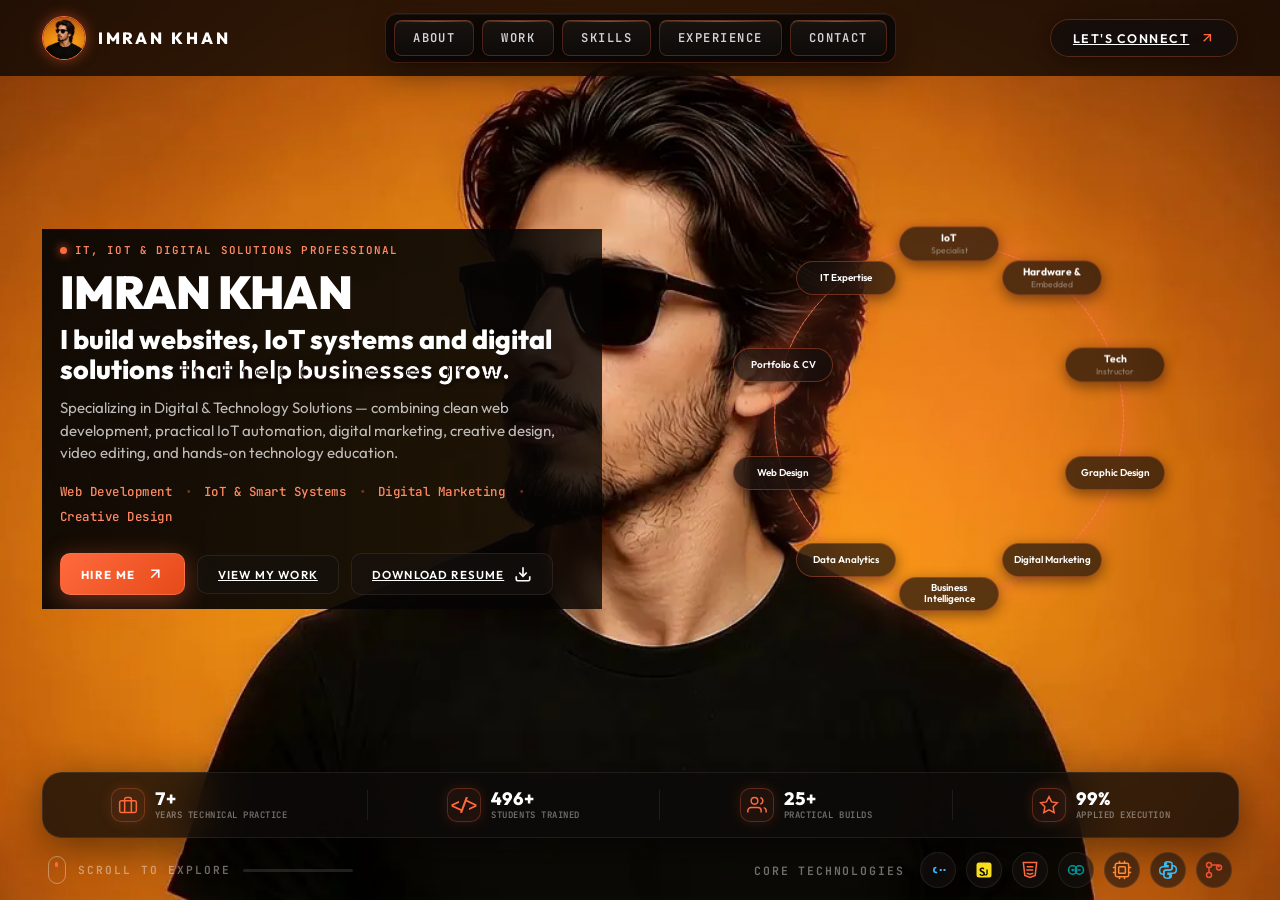
<file: index.html>
<!DOCTYPE html>
<html lang="en">

<head>
  <meta charset="UTF-8">
  <meta name="viewport" content="width=device-width, initial-scale=1.0">
  <title>Imran Khan — IT, IoT &amp; Digital Solutions Professional</title>
  <meta name="description"
    content="Imran Khan — IT, IoT &amp; Digital Solutions Professional specializing in Web Development, IoT &amp; Smart Systems, Digital Marketing, Creative Design, Video Editing, and IT Training.">
  <meta property="og:title" content="Imran Khan — IT, IoT &amp; Digital Solutions Professional">
  <meta property="og:description"
    content="Imran Khan — IT, IoT &amp; Digital Solutions Professional specializing in Web Development, IoT &amp; Smart Systems, Digital Marketing, Creative Design, Video Editing, and IT Training.">
  <link rel="preload" as="image" href="frames/frame_0001.webp" fetchpriority="high">
  <link rel="preconnect" href="https://fonts.googleapis.com">
  <link rel="preconnect" href="https://fonts.gstatic.com" crossorigin>
  <link rel="stylesheet"
    href="https://fonts.googleapis.com/css2?family=Outfit:wght@400;600;700;800&family=JetBrains+Mono:wght@400;600&display=swap">
  <link rel="stylesheet" href="style.css?v=perf1">
  <style id="mobile-hero-lock">
    @media (max-width: 768px) {
      .hero-section {
        display: flex !important;
        flex-direction: column !important;
        align-items: center !important;
        justify-content: flex-start !important;
        height: auto !important;
        min-height: auto !important;
        padding: 24px 16px 28px !important;
        overflow-x: hidden !important;
        gap: 20px !important;
      }

      .hero-layout {
        display: flex !important;
        flex-direction: column !important;
        align-items: center !important;
        justify-content: flex-start !important;
        width: 100% !important;
        max-width: 420px !important;
        margin: 0 auto !important;
        gap: 20px !important;
      }

      .hero-right-visual {
        order: 2 !important;
        position: relative !important;
        width: 290px !important;
        height: 290px !important;
        aspect-ratio: 1 / 1 !important;
        margin: 0 auto !important;
        display: block !important;
        overflow: visible !important;
        z-index: 2 !important;
        inset: auto !important;
        transform: none !important;
        flex-shrink: 0 !important;
        touch-action: none !important;
        pointer-events: auto !important;
        user-select: none !important;
        -webkit-user-select: none !important;
      }

      .hero-right-visual #animation-canvas,
      #animation-canvas,
      .hero-right-visual canvas,
      .hero-right-visual img,
      .hero-poster-img {
        position: absolute !important;
        top: 50% !important;
        left: 50% !important;
        transform: translate(-50%, -50%) !important;
        margin: 0 !important;
        width: 190px !important;
        height: 190px !important;
        aspect-ratio: 1 / 1 !important;
        border-radius: 50% !important;
        object-fit: cover !important;
        clip-path: none !important;
        border: none !important;
        box-shadow: none !important;
        display: block !important;
        inset: auto !important;
        max-width: none !important;
        max-height: none !important;
        box-sizing: border-box !important;
      }

      .hero-right-visual img,
      .hero-poster-img {
        z-index: 1 !important;
      }

      .hero-right-visual #animation-canvas,
      #animation-canvas,
      .hero-right-visual canvas {
        z-index: 2 !important;
      }

      .halo-portal-container {
        position: absolute !important;
        top: 50% !important;
        left: 50% !important;
        transform: translate(-50%, -50%) !important;
        width: 230px !important;
        height: 230px !important;
        aspect-ratio: 1 / 1 !important;
        border-radius: 50% !important;
        pointer-events: none !important;
        z-index: 3 !important;
        overflow: visible !important;
        margin: 0 auto !important;
      }

      .halo-portal-container .halo-ring,
      .halo-portal-container .halo-ring-outer,
      .halo-portal-container .halo-ring-core {
        position: absolute !important;
        inset: 0 !important;
        width: 100% !important;
        height: 100% !important;
        aspect-ratio: 1 / 1 !important;
        border-radius: 50% !important;
        box-sizing: border-box !important;
      }

      .halo-portal-container .halo-ring-outer {
        border: 2px solid rgba(255, 106, 61, 0.85) !important;
        box-shadow: 0 0 35px rgba(255, 106, 61, 0.55), inset 0 0 25px rgba(255, 106, 61, 0.35) !important;
      }

      .halo-portal-container .halo-ring-core {
        width: 92% !important;
        height: 92% !important;
        margin: 4% !important;
        border: 1.5px dashed rgba(255, 138, 101, 0.5) !important;
      }

      .halo-portal-container .halo-glow-radial {
        position: absolute !important;
        top: 50% !important;
        left: 50% !important;
        transform: translate(-50%, -50%) !important;
        inset: auto !important;
        width: 135% !important;
        height: 135% !important;
        aspect-ratio: 1 / 1 !important;
        border-radius: 50% !important;
      }

      .experience-orbit {
        display: block !important;
        position: absolute !important;
        width: 290px !important;
        height: 290px !important;
        aspect-ratio: 1 / 1 !important;
        border-radius: 50% !important;
        top: 50% !important;
        left: 50% !important;
        pointer-events: none !important;
        z-index: 4 !important;
        transform: translate(-50%, -50%) rotate(var(--orbit-angle, 0deg)) !important;
        transform-origin: center center !important;
      }

      .hero-left-content {
        order: 1 !important;
        width: 100% !important;
        max-width: 100% !important;
        background: #0d0c0b !important;
        border: 1px solid rgba(255, 106, 61, 0.35) !important;
        border-radius: 18px !important;
        padding: 22px 18px !important;
        text-align: center !important;
        margin: 0 auto !important;
      }

      .hero-left-content .hero-title {
        font-size: 1.85rem !important;
        margin-bottom: 6px !important;
        line-height: 1.15 !important;
      }

      .hero-left-content .hero-impact-headline {
        font-size: 1.08rem !important;
        margin-bottom: 12px !important;
        line-height: 1.35 !important;
      }

      .hero-left-content .hero-description {
        font-size: 0.92rem !important;
        line-height: 1.55 !important;
        margin-bottom: 14px !important;
      }

      .hero-services-bar {
        justify-content: center !important;
        font-size: 0.74rem !important;
        margin-bottom: 18px !important;
      }

      .hero-cta-group {
        display: flex !important;
        flex-direction: column !important;
        gap: 10px !important;
        width: 100% !important;
      }

      .hero-cta-group .btn-primary,
      .hero-cta-group .btn-secondary {
        width: 100% !important;
        justify-content: center !important;
      }

      .stats-glass-bar {
        order: 3 !important;
        width: 100% !important;
        max-width: 420px !important;
        display: grid !important;
        grid-template-columns: repeat(2, 1fr) !important;
        gap: 10px !important;
        margin: 0 auto !important;
        position: relative !important;
        z-index: 25 !important;
      }

      .hero-bottom-bar {
        order: 4 !important;
        width: 100% !important;
        max-width: 420px !important;
        display: flex !important;
        flex-direction: column !important;
        gap: 10px !important;
        align-items: center !important;
        justify-content: center !important;
        margin: 8px auto 0 !important;
        position: relative !important;
        z-index: 25 !important;
      }

      .hero-bottom-bar .bottom-left-scroll {
        display: flex !important;
        align-items: center !important;
        justify-content: center !important;
        gap: 10px !important;
      }

      .hero-bottom-bar .bottom-right-tech {
        display: flex !important;
        flex-direction: column !important;
        align-items: center !important;
        gap: 6px !important;
      }

      .hero-bottom-bar .tech-icons-row {
        display: flex !important;
        align-items: center !important;
        justify-content: center !important;
        flex-wrap: wrap !important;
        gap: 8px !important;
      }

      /* Accessibility Touch Target Enhancements (Minimum 44-48px) */
      .capsule-tab-btn {
        min-height: 44px !important;
        padding: 8px 16px !important;
      }

      .card-specs-btn,
      .media-btn-close {
        min-height: 48px !important;
        padding: 12px 18px !important;
      }

      .media-btn-github {
        min-height: 48px !important;
        padding: 12px 18px !important;
      }

      .experience-filter {
        min-height: 44px !important;
        padding: 10px 18px !important;
        margin: 4px 2px !important;
      }

      .media-expand-badge {
        min-height: 44px !important;
        min-width: 44px !important;
      }

      .modal-close {
        min-width: 48px !important;
        min-height: 48px !important;
      }
    }
  </style>
</head>

<body class="stage-locked">

  <!-- Loading Screen Overlay -->
  <div id="loader" class="loader-overlay loaded" style="display: none;">
    <div class="loader-content">
      <div class="loader-brand">
        <div class="brand-badge-icon">
          <img src="assets/brand-avatar.webp" alt="Imran Khan" class="loader-logo-avatar" width="42" height="42"
            decoding="async">
        </div>
        <span class="loader-brand-name">IMRAN KHAN</span>
      </div>
      <div class="loader-spinner-ring"></div>
      <div class="loader-text-group">
        <h2 class="loader-title">LOADING PORTFOLIO</h2>
        <p class="loader-subtitle">Preparing 240 interactive motion frames</p>
      </div>
      <div class="loader-progress-container">
        <div class="loader-progress-bar" id="loader-progress-bar"></div>
      </div>
      <div class="loader-stats">
        <span id="loader-percent" class="loader-percent">0%</span>
        <span id="loader-count" class="loader-count">0 / 240</span>
      </div>
    </div>
  </div>

  <!-- Ambient Top Scroll Progress Line -->
  <div class="scroll-progress-line" id="progress-line"></div>

  <!-- Sticky Fullscreen Canvas Background -->
  <div class="animation-stage">
    <div class="canvas-wrapper">
      <!-- Cinematic Vignette & Cyber Grid Overlay -->
      <div class="cinematic-vignette"></div>
      <div class="cyber-grid-overlay"></div>
    </div>
  </div>

  <!-- Main UI Layer (Over Canvas) -->
  <div class="portfolio-container">

    <!-- Top Navigation Bar -->
    <header class="navbar" data-stage-only>
      <div class="nav-left">
        <a href="#stage" class="brand-logo" id="brand-logo">
          <img class="brand-mark" src="assets/brand-avatar.webp" alt="Imran Khan — IT Professional" width="36"
            height="36" decoding="async">
          <span class="brand-text">IMRAN KHAN</span>
        </a>
      </div>

      <nav class="nav-center" id="nav-menu">
        <a href="#about" class="nav-link" data-section="about" data-view-target="about">ABOUT</a>
        <a href="#work" class="nav-link" data-section="work" data-view-target="work">WORK</a>
        <a href="#skills" class="nav-link" data-section="skills" data-view-target="skills">SKILLS</a>
        <a href="#experience" class="nav-link" data-section="experience" data-view-target="experience">EXPERIENCE</a>
        <a href="#contact" class="nav-link" data-section="contact" data-view-target="contact">CONTACT</a>
      </nav>

      <div class="nav-right">
        <a href="#contact" class="btn-connect" id="btn-connect-nav" data-view-target="contact">
          <span>LET'S CONNECT</span>
          <svg class="arrow-up-right" viewBox="0 0 24 24" width="16" height="16" fill="none" stroke="currentColor"
            stroke-width="2">
            <line x1="7" y1="17" x2="17" y2="7"></line>
            <polyline points="7 7 17 7 17 17"></polyline>
          </svg>
        </a>
        <button class="btn-menu-toggle" id="menu-toggle" aria-label="Toggle Navigation Menu" aria-expanded="false"
          aria-controls="mobile-drawer">
          <span class="hamburger-bar"></span>
          <span class="hamburger-bar"></span>
          <span class="hamburger-bar"></span>
        </button>
      </div>
    </header>

    <!-- Mobile Navigation Drawer -->
    <div class="mobile-nav-drawer" id="mobile-drawer" data-stage-only>
      <div class="mobile-drawer-header">
        <span class="brand-text">IMRAN KHAN</span>
        <button class="drawer-close" id="drawer-close" aria-label="Close navigation menu">&times;</button>
      </div>
      <div class="mobile-nav-links">
        <a href="#about" class="mobile-link" data-section="about" data-view-target="about">ABOUT</a>
        <a href="#work" class="mobile-link" data-section="work" data-view-target="work">WORK</a>
        <a href="#skills" class="mobile-link" data-section="skills" data-view-target="skills">SKILLS</a>
        <a href="#experience" class="mobile-link" data-section="experience" data-view-target="experience">EXPERIENCE</a>
        <a href="#contact" class="mobile-link" data-section="contact" data-view-target="contact">CONTACT</a>
      </div>
      <div class="mobile-drawer-footer">
        <a href="#contact" class="btn-connect w-full" id="btn-connect-mobile" data-view-target="contact">
          <span>LET'S CONNECT</span>
          <svg viewBox="0 0 24 24" width="16" height="16" fill="none" stroke="currentColor" stroke-width="2">
            <line x1="7" y1="17" x2="17" y2="7"></line>
            <polyline points="7 7 17 7 17 17"></polyline>
          </svg>
        </a>
      </div>
    </div>

    <!-- Hero Content Layer -->
    <main class="portfolio-main">
      <section class="hero-section" id="stage" data-stage-only aria-labelledby="hero-title">
        <div class="hero-layout">

          <!-- Left Column: Typography & CTAs -->
          <div class="hero-left-content">
            <!-- Role Tag / Eyebrow -->
            <div class="hero-tag">
              <span class="tag-bullet"></span>
              <span class="tag-text">IT, IOT &amp; DIGITAL SOLUTIONS PROFESSIONAL</span>
            </div>

            <!-- Main Impact Title -->
            <h1 class="hero-title" id="hero-title">IMRAN KHAN</h1>
            <h2 class="hero-impact-headline">
              I build websites, IoT systems and digital solutions
              <span class="title-highlight">that help businesses grow.</span>
            </h2>

            <!-- Subtitle Description -->
            <p class="hero-description">
              Specializing in Digital &amp; Technology Solutions — combining clean web development, practical IoT
              automation, digital marketing, creative design, video editing, and hands-on technology education.
            </p>

            <!-- Core Service Domains -->
            <div class="hero-services-bar" aria-label="Core service domains">
              <span>Web Development</span>
              <span class="service-sep">•</span>
              <span>IoT &amp; Smart Systems</span>
              <span class="service-sep">•</span>
              <span>Digital Marketing</span>
              <span class="service-sep">•</span>
              <span>Creative Design</span>
            </div>

            <!-- Action Buttons -->
            <div class="hero-cta-group">
              <a href="#contact" class="btn-primary" id="btn-hire-me" data-view-target="contact">
                <span>HIRE ME</span>
                <svg class="btn-icon" viewBox="0 0 24 24" width="18" height="18" fill="none" stroke="currentColor"
                  stroke-width="2.2">
                  <line x1="7" y1="17" x2="17" y2="7"></line>
                  <polyline points="7 7 17 7 17 17"></polyline>
                </svg>
              </a>

              <a href="#work" class="btn-secondary" id="btn-view-work" data-view-target="work">
                <span>VIEW MY WORK</span>
              </a>

              <a class='btn-secondary' href='/resume' id='btn-download-resume' title='View & Download Official Resume'>
                <span>DOWNLOAD RESUME</span>
                <svg class="btn-icon" viewBox="0 0 24 24" width="18" height="18" fill="none" stroke="currentColor"
                  stroke-width="2.2">
                  <path d="M21 15v4a2 2 0 0 1-2 2H5a2 2 0 0 1-2-2v-4"></path>
                  <polyline points="7 10 12 15 17 10"></polyline>
                  <line x1="12" y1="15" x2="12" y2="3"></line>
                </svg>
              </a>
            </div>
          </div>

          <!-- Right Visual Area: Glowing Halo Ring + Floating Glass Badges -->
          <div class="hero-right-visual">
            <img id="hero-lcp-poster" class="hero-poster-img" src="frames/frame_0001.webp"
              alt="Imran Khan — IT &amp; Digital Solutions Professional" width="1280" height="720" fetchpriority="high"
              decoding="async">
            <canvas id="animation-canvas"></canvas>

            <!-- Cyber Glowing Halo Portal Ring -->
            <div class="halo-portal-container">
              <div class="halo-ring halo-ring-outer"></div>
              <div class="halo-ring halo-ring-core"></div>
              <div class="halo-glow-radial"></div>
            </div>

            <div class="experience-orbit" aria-label="Experience and skills">
              <!-- Floating Badge 1: IoT Specialist (Left of character) -->
              <div class="floating-badge badge-ai" id="badge-ai" data-tilt>
                <div class="badge-icon-box">
                  <svg viewBox="0 0 24 24" width="20" height="20" fill="none" stroke="currentColor" stroke-width="2">
                    <path d="M5 12.55a11 11 0 0 1 14.08 0"></path>
                    <path d="M1.42 9a16 16 0 0 1 21.16 0"></path>
                    <path d="M8.53 16.11a6 6 0 0 1 6.95 0"></path>
                    <line x1="12" y1="20" x2="12.01" y2="20"></line>
                  </svg>
                </div>
                <div class="badge-text-group">
                  <span class="badge-title">IoT</span>
                  <span class="badge-sub">Specialist</span>
                </div>
                <svg class="badge-arrow" viewBox="0 0 24 24" width="14" height="14" fill="none" stroke="currentColor"
                  stroke-width="2">
                  <line x1="7" y1="17" x2="17" y2="7"></line>
                  <polyline points="7 7 17 7 17 17"></polyline>
                </svg>
              </div>

              <!-- Floating Badge 2: Hardware & Embedded (Top-right of character) -->
              <div class="floating-badge badge-dev" id="badge-dev" data-tilt>
                <div class="badge-icon-box">
                  <svg viewBox="0 0 24 24" width="20" height="20" fill="none" stroke="currentColor" stroke-width="2">
                    <rect x="4" y="4" width="16" height="16" rx="2"></rect>
                    <rect x="9" y="9" width="6" height="6"></rect>
                    <line x1="9" y1="1" x2="9" y2="4"></line>
                    <line x1="15" y1="1" x2="15" y2="4"></line>
                    <line x1="9" y1="20" x2="9" y2="23"></line>
                    <line x1="15" y1="20" x2="15" y2="23"></line>
                    <line x1="20" y1="9" x2="23" y2="9"></line>
                    <line x1="20" y1="15" x2="23" y2="15"></line>
                    <line x1="1" y1="9" x2="4" y2="9"></line>
                    <line x1="1" y1="15" x2="4" y2="15"></line>
                  </svg>
                </div>
                <div class="badge-text-group">
                  <span class="badge-title">Hardware &amp;</span>
                  <span class="badge-sub">Embedded</span>
                </div>
                <svg class="badge-arrow" viewBox="0 0 24 24" width="14" height="14" fill="none" stroke="currentColor"
                  stroke-width="2">
                  <line x1="7" y1="17" x2="17" y2="7"></line>
                  <polyline points="7 7 17 7 17 17"></polyline>
                </svg>
              </div>

              <!-- Floating Badge 3: Tech Instructor (Bottom-right of character) -->
              <div class="floating-badge badge-solver" id="badge-solver" data-tilt>
                <div class="badge-icon-box">
                  <svg viewBox="0 0 24 24" width="20" height="20" fill="none" stroke="currentColor" stroke-width="2">
                    <path d="M22 10v6M2 10l10-5 10 5-10 5z"></path>
                    <path d="M6 12v5c3 3 9 3 12 0v-5"></path>
                  </svg>
                </div>
                <div class="badge-text-group">
                  <span class="badge-title">Tech</span>
                  <span class="badge-sub">Instructor</span>
                </div>
                <svg class="badge-arrow" viewBox="0 0 24 24" width="14" height="14" fill="none" stroke="currentColor"
                  stroke-width="2">
                  <line x1="7" y1="17" x2="17" y2="7"></line>
                  <polyline points="7 7 17 7 17 17"></polyline>
                </svg>
              </div>

              <div class="floating-badge skill-orbit-tag skill-graphic" id="badge-graphic" data-tilt>
                <span>Graphic Design</span>
              </div>

              <div class="floating-badge skill-orbit-tag skill-marketing" id="badge-marketing" data-tilt>
                <span>Digital Marketing</span>
              </div>

              <div class="floating-badge skill-orbit-tag skill-bi" id="badge-bi" data-tilt>
                <span>Business Intelligence</span>
              </div>

              <div class="floating-badge skill-orbit-tag skill-analytics" id="badge-analytics" data-tilt>
                <span>Data Analytics</span>
              </div>

              <div class="floating-badge skill-orbit-tag skill-web" id="badge-web" data-tilt>
                <span>Web Design</span>
              </div>

              <div class="floating-badge skill-orbit-tag skill-portfolio" id="badge-portfolio" data-tilt>
                <span>Portfolio &amp; CV</span>
              </div>

              <div class="floating-badge skill-orbit-tag skill-it" id="badge-it" data-tilt>
                <span>IT Expertise</span>
              </div>
            </div>

          </div>
        </div>

        <!-- Bottom Floating Stats Bar -->
        <section class="stats-glass-bar">
          <!-- Stat Item 1 -->
          <div class="stat-card">
            <div class="stat-icon-wrapper">
              <svg viewBox="0 0 24 24" width="20" height="20" fill="none" stroke="currentColor" stroke-width="1.8">
                <rect x="2" y="7" width="20" height="14" rx="2" ry="2"></rect>
                <path d="M16 21V5a2 2 0 0 0-2-2h-4a2 2 0 0 0-2 2v16"></path>
              </svg>
            </div>
            <div class="stat-details">
              <span class="stat-number" data-counter-target="7" data-counter-suffix="+">7+</span>
              <span class="stat-label">YEARS TECHNICAL PRACTICE</span>
            </div>
          </div>

          <div class="stat-divider"></div>

          <!-- Stat Item 2 -->
          <div class="stat-card">
            <div class="stat-icon-wrapper">
              <span class="stat-code-icon">&lt;/&gt;</span>
            </div>
            <div class="stat-details">
              <span class="stat-number" data-counter-target="500" data-counter-suffix="+">500+</span>
              <span class="stat-label">STUDENTS TRAINED</span>
            </div>
          </div>

          <div class="stat-divider"></div>

          <!-- Stat Item 3 -->
          <div class="stat-card">
            <div class="stat-icon-wrapper">
              <svg viewBox="0 0 24 24" width="20" height="20" fill="none" stroke="currentColor" stroke-width="1.8">
                <path d="M17 21v-2a4 4 0 0 0-4-4H5a4 4 0 0 0-4 4v2"></path>
                <circle cx="9" cy="7" r="4"></circle>
                <path d="M23 21v-2a4 4 0 0 0-3-3.87"></path>
                <path d="M16 3.13a4 4 0 0 1 0 7.75"></path>
              </svg>
            </div>
            <div class="stat-details">
              <span class="stat-number" data-counter-target="25" data-counter-suffix="+">25+</span>
              <span class="stat-label">PRACTICAL BUILDS</span>
            </div>
          </div>

          <div class="stat-divider"></div>

          <!-- Stat Item 4 -->
          <div class="stat-card">
            <div class="stat-icon-wrapper">
              <svg viewBox="0 0 24 24" width="20" height="20" fill="none" stroke="currentColor" stroke-width="1.8">
                <polygon
                  points="12 2 15.09 8.26 22 9.27 17 14.14 18.18 21.02 12 17.77 5.82 21.02 7 14.14 2 9.27 8.91 8.26 12 2">
                </polygon>
              </svg>
            </div>
            <div class="stat-details">
              <span class="stat-number" data-counter-target="100" data-counter-suffix="%">100%</span>
              <span class="stat-label">APPLIED EXECUTION</span>
            </div>
          </div>
        </section>

        <!-- Bottom Bar: Scroll Indicator & Tech Stack -->
        <footer class="hero-bottom-bar">
          <div class="bottom-left-scroll">
            <div class="scroll-mouse-icon">
              <div class="mouse-scroll-wheel"></div>
            </div>
            <span class="scroll-explore-text">SCROLL TO EXPLORE</span>
            <div class="scroll-scrub-track">
              <div class="scroll-scrub-bar" id="bottom-scrub-bar"></div>
            </div>
          </div>

          <div class="bottom-right-tech">
            <span class="tech-label">CORE TECHNOLOGIES</span>
            <div class="tech-icons-row">
              <!-- C++ -->
              <div class="tech-icon-pill" title="C++">
                <svg viewBox="0 0 24 24" width="20" height="20" fill="none" stroke="#38bdf8" stroke-width="2">
                  <path d="M10 9a3 3 0 1 0 0 6h1" />
                  <path d="M14 12h2.5M15.2 10.7v2.6" />
                  <path d="M18.5 12h2.5M19.7 10.7v2.6" />
                </svg>
              </div>
              <!-- JavaScript -->
              <div class="tech-icon-pill" title="JavaScript (ES6+)">
                <svg viewBox="0 0 24 24" width="20" height="20" fill="#f7df1e">
                  <rect x="3" y="3" width="18" height="18" rx="3" fill="#f7df1e" />
                  <path
                    d="M12.5 16.5c.3.5.7.9 1.3.9.7 0 1.1-.4 1.1-1.3v-4.6h1.5v4.7c0 1.7-1 2.5-2.5 2.5-1.3 0-2.1-.7-2.5-1.7l1.1-.5zm-4.7.1c.4.7 1 1.1 1.9 1.1.9 0 1.5-.5 1.5-1.2 0-.8-.6-1.1-1.6-1.5l-.5-.2c-1.5-.6-2.4-1.4-2.4-3 0-1.5 1.2-2.7 3-2.7 1.3 0 2.2.5 2.8 1.6l-1.2.8c-.3-.6-.7-.9-1.5-.9-.7 0-1.2.4-1.2 1 0 .7.5 1 1.4 1.4l.5.2c1.7.7 2.6 1.5 2.6 3.1 0 1.8-1.4 2.8-3.3 2.8-1.8 0-2.8-.9-3.3-2.1l1.3-.6z"
                    fill="#000" />
                </svg>
              </div>
              <!-- HTML5 / CSS3 -->
              <div class="tech-icon-pill" title="HTML5 &amp; CSS3">
                <svg viewBox="0 0 24 24" width="20" height="20" fill="none" stroke="#ff6a3d" stroke-width="1.8">
                  <path d="M4 3l1.8 15.5L12 21l6.2-2.5L20 3H4z" />
                  <path d="M8 8h8M7.5 12h8.5M8 16l4 1.2 4-1.2" />
                </svg>
              </div>
              <!-- Arduino -->
              <div class="tech-icon-pill" title="Arduino Uno / Nano">
                <svg viewBox="0 0 24 24" width="20" height="20" fill="none" stroke="#00979c" stroke-width="1.8">
                  <circle cx="8" cy="12" r="5" />
                  <circle cx="16" cy="12" r="5" />
                  <line x1="6.5" y1="12" x2="9.5" y2="12" />
                  <line x1="8" y1="10.5" x2="8" y2="13.5" />
                  <line x1="14.5" y1="12" x2="17.5" y2="12" />
                </svg>
              </div>
              <!-- ESP32 -->
              <div class="tech-icon-pill" title="ESP32 IoT Controller">
                <svg viewBox="0 0 24 24" width="20" height="20" fill="none" stroke="#ff8b35" stroke-width="1.8">
                  <rect x="4" y="4" width="16" height="16" rx="2" />
                  <rect x="8" y="8" width="8" height="8" rx="1" />
                  <line x1="1" y1="9" x2="4" y2="9" />
                  <line x1="1" y1="15" x2="4" y2="15" />
                  <line x1="20" y1="9" x2="23" y2="9" />
                  <line x1="20" y1="15" x2="23" y2="15" />
                  <line x1="9" y1="1" x2="9" y2="4" />
                  <line x1="15" y1="1" x2="15" y2="4" />
                  <line x1="9" y1="20" x2="9" y2="23" />
                  <line x1="15" y1="20" x2="15" y2="23" />
                </svg>
              </div>
              <!-- Python -->
              <div class="tech-icon-pill" title="Python">
                <svg viewBox="0 0 24 24" width="20" height="20" fill="none" stroke="#38bdf8" stroke-width="1.8">
                  <path
                    d="M12 2c-3.5 0-4 1.5-4 3v2h4v1H6c-2 0-4 1.5-4 4.5S3.5 17 6 17h1v-2c0-1.5 1-3 3-3h4c1.5 0 3-1 3-3V5c0-1.5-1.5-3-5-3h-1z" />
                  <circle cx="9.5" cy="4.5" r=".7" fill="#38bdf8" />
                  <path
                    d="M12 22c3.5 0 4-1.5 4-3v-2h-4v-1h6c2 0 4-1.5 4-4.5S20.5 7 18 7h-1v2c0 1.5-1 3-3 3h-4c-1.5 0-3 1-3 3v4c0 1.5 1.5 3 5 3h1z" />
                  <circle cx="14.5" cy="19.5" r=".7" fill="#38bdf8" />
                </svg>
              </div>
              <!-- Git -->
              <div class="tech-icon-pill" title="Git Version Control">
                <svg viewBox="0 0 24 24" width="20" height="20" fill="none" stroke="#f05032" stroke-width="1.8">
                  <circle cx="6" cy="18" r="3" />
                  <circle cx="18" cy="9" r="3" />
                  <circle cx="6" cy="6" r="3" />
                  <path d="M6 9v6M9 6h6a3 3 0 0 1 3 3v0" />
                </svg>
              </div>
            </div>
          </div>
        </footer>
      </section>

      <section class="content-section about-section view-panel" id="about" data-view-panel hidden aria-hidden="true"
        aria-labelledby="about-heading">
        <div class="section-heading">
          <span class="section-kicker">ABOUT IMRAN KHAN</span>
          <h2 id="about-heading">A multidisciplinary path, <span class="title-highlight">built in practice.</span></h2>
        </div>
        <div class="about-layout">
          <div class="about-summary">
            <p>I am an IT professional and instructor dedicated to providing dependable digital and technology
              solutions. My work combines clean web development, practical IoT automation, performance marketing,
              creative design, video editing, and hands-on technology education into one unified ecosystem.</p>
            <p>With real-world experience conducting structured technical training under UNICEF and European Union
              supported programs, building working microcontroller prototypes (ESP32 / Arduino), and executing digital
              marketing campaigns through certified training (Radius Group), I build practical, defensible solutions
              that deliver measurable value for businesses and learners alike.</p>
          </div>
          <div class="about-education">
            <span class="about-label">EDUCATION &amp; ACADEMICS</span>
            <article class="about-entry">
              <h3>BS in Computer Science</h3>
              <p>Lasbela University of Agriculture, Water and Marine Sciences (LUAWMS) <span>· 2020–2024 · CGPA 3.17 /
                  4.00</span></p>
            </article>
            <article class="about-entry">
              <h3>Intermediate (Pre-Engineering)</h3>
              <p>Govt Degree College Hub <span>· 2019</span></p>
            </article>
            <article class="about-entry">
              <h3>Matriculation (Science)</h3>
              <p>Noor Public High School Hub <span>· 2017</span></p>
            </article>
          </div>
        </div>
        <div class="about-certifications">
          <span class="about-label">CERTIFICATIONS &amp; CREDENTIALS</span>
          <div class="certification-list">
            <span>NAVTTC Advanced Internet of Things (IoT)</span>
            <span>Microsoft Learn Student Ambassador</span>
            <span>Programming Essentials in Python</span>
            <span>NFTP Creative Design Domain</span>
            <span>Induction Training for Teaching Professionals (VATT / UNICEF Supported)</span>
            <span>Digital Marketing &amp; Creative Design Training (Radius Group)</span>
          </div>
        </div>
      </section>

      <section class="content-section skills-section view-panel" id="skills" data-view-panel hidden aria-hidden="true"
        aria-labelledby="skills-heading">
        <div class="section-heading">
          <span class="section-kicker">SERVICES / WHAT I DO</span>
          <h2 id="skills-heading">Digital &amp; Technology Solutions, <span class="title-highlight">built to
              perform.</span></h2>
        </div>
        <div class="services-grid">
          <article class="service-card">
            <span class="skill-index">01 / WEB DEVELOPMENT</span>
            <h3>Web Development</h3>
            <p class="service-description">Websites, landing pages, business websites, e-commerce interfaces, and
              frontend/backend solutions built with modern web standards.</p>
            <ul class="service-tags" aria-label="Web development services">
              <li>Business Websites</li>
              <li>Landing Pages</li>
              <li>E-Commerce Interfaces</li>
              <li>Frontend &amp; Responsive UI</li>
              <li>Modern JavaScript &amp; HTML5/CSS3</li>
            </ul>
          </article>

          <article class="service-card">
            <span class="skill-index">02 / IOT &amp; AUTOMATION</span>
            <h3>IoT &amp; Smart Systems</h3>
            <p class="service-description">Arduino, ESP32, sensor integration, automation circuits, monitoring systems,
              smart prototypes and practical IoT solutions.</p>
            <ul class="service-tags" aria-label="IoT and smart systems services">
              <li>ESP32 &amp; Arduino Microcontrollers</li>
              <li>Sensor Interfacing &amp; Telemetry</li>
              <li>Automation Circuits &amp; Relays</li>
              <li>Embedded C++ Programming</li>
              <li>Smart Agricultural Automation</li>
            </ul>
          </article>

          <article class="service-card">
            <span class="skill-index">03 / GROWTH MARKETING</span>
            <h3>Digital Marketing</h3>
            <p class="service-description">Meta/Facebook advertising, Google/Search-focused marketing, campaign
              planning, audience research, content strategy and analytics.</p>
            <ul class="service-tags" aria-label="Digital marketing services">
              <li>Meta Ads Campaign Architecture</li>
              <li>Google Search Marketing</li>
              <li>Audience Research &amp; Segmentation</li>
              <li>Funnel Planning &amp; Optimization</li>
              <li>Campaign Analytics &amp; Reporting</li>
            </ul>
          </article>

          <article class="service-card">
            <span class="skill-index">04 / CREATIVE DESIGN</span>
            <h3>Graphic &amp; Creative Design</h3>
            <p class="service-description">Branding, social media graphics, layouts, promotional creatives, commercial
              brand assets and visual communication.</p>
            <ul class="service-tags" aria-label="Graphic and creative design services">
              <li>Brand Identity &amp; Guidelines</li>
              <li>Social Media Creatives</li>
              <li>Adobe Photoshop &amp; Illustrator</li>
              <li>Promotional Marketing Graphics</li>
              <li>Visual Brand Communication</li>
            </ul>
          </article>

          <article class="service-card">
            <span class="skill-index">05 / VIDEO PRODUCTION</span>
            <h3>Video Editing</h3>
            <p class="service-description">Social media videos, promotional videos, educational walkthroughs, and
              short-form video editing tailored for audience engagement.</p>
            <ul class="service-tags" aria-label="Video editing services">
              <li>Short-Form Social Reels</li>
              <li>Promotional &amp; Brand Videos</li>
              <li>Educational &amp; Course Walkthroughs</li>
              <li>Audio Sync &amp; Motion Transitions</li>
              <li>Content Post-Production</li>
            </ul>
          </article>

          <article class="service-card">
            <span class="skill-index">06 / IT EDUCATION</span>
            <h3>IT Training &amp; Technology Education</h3>
            <p class="service-description">Computer skills, digital productivity tools, IoT fundamentals, practical
              technology training, and structured student labs.</p>
            <ul class="service-tags" aria-label="IT training and education services">
              <li>Computer Operations &amp; Troubleshooting</li>
              <li>Hands-on IoT &amp; Electronics Workshops</li>
              <li>Digital Tools &amp; Productivity</li>
              <li>Student Mentorship &amp; Practical Labs</li>
              <li>Vocational Technical Curriculum</li>
            </ul>
          </article>
        </div>
      </section>

      <section class="content-section experience-section view-panel" id="experience" data-view-panel hidden
        aria-hidden="true" aria-labelledby="experience-heading">
        <div class="section-heading section-heading-row">
          <div>
            <span class="section-kicker">VERIFIED PRACTICAL EXPERIENCE &amp; INSTRUCTION</span>
            <h2 id="experience-heading">A journey built on <span class="title-highlight">doing.</span></h2>
          </div>
          <a class='section-profile-link' href='/resume' rel='noopener noreferrer' target='_blank'>
            View full CV <span aria-hidden="true">↗</span>
          </a>
        </div>
        <div class="experience-filters" role="group" aria-label="Filter work experience">
          <button type="button" class="experience-filter active" data-experience-filter="all" aria-pressed="true">All
            Experience</button>
          <button type="button" class="experience-filter" data-experience-filter="technical"
            aria-pressed="false">Technical &amp; IT Instruction</button>
          <button type="button" class="experience-filter" data-experience-filter="freelance"
            aria-pressed="false">Digital Solutions &amp; Marketing</button>
          <button type="button" class="experience-filter" data-experience-filter="engineering"
            aria-pressed="false">Engineering Practice</button>
        </div>
        <div class="experience-grid">
          <article class="experience-card" data-experience-category="technical">
            <div class="experience-card-top">
              <span class="experience-type">VOCATIONAL &amp; COMPUTER TRAINING</span>
              <span class="experience-date">APR 2025 — PRESENT</span>
            </div>
            <h3>Instructor – Computer Operator</h3>
            <p class="experience-organization">Government Boys High School, Jam Yousaf Colony <span>·</span> Hub</p>
            <p>Conducted structured computer operations, OS setup, troubleshooting, digital tools, and lab practice
              under the UNICEF / European Union supported educational initiative.</p>
            <div class="experience-badges"><span>UNICEF / EU Supported Program</span><span>Computer Operations
                Lab</span></div>
          </article>

          <article class="experience-card" data-experience-category="technical">
            <div class="experience-card-top">
              <span class="experience-type">TECHNICAL &amp; IOT INSTRUCTION</span>
              <span class="experience-date">JANUARY 2025 — OCTOBER 2026</span>
            </div>
            <h3>IoT Instructor</h3>
            <p class="experience-organization">ALP Centre / Jamia Hussainia Naimia <span>·</span> Hub</p>
            <p>Instructed students in practical electronics, microcontrollers (ESP32, Arduino Uno/Nano), sensors,
              automation relays, and hands-on IoT prototyping under the UNICEF-supported training program.</p>
            <div class="experience-badges"><span>UNICEF-Supported Training</span><span>Embedded Electronics</span></div>
          </article>

          <article class="experience-card" data-experience-category="freelance">
            <div class="experience-card-top">
              <span class="experience-type">DIGITAL SOLUTIONS &amp; MARKETING</span>
              <span class="experience-date">2023 — PRESENT</span>
            </div>
            <h3>Freelance Digital Marketer, Designer &amp; Web Specialist</h3>
            <p class="experience-organization">Fiverr, Upwork &amp; Direct Clients</p>
            <p>Delivered digital campaign management, social media advertising assets, 2D visual designs, video reels,
              and website interfaces for commercial clients, backed by Radius Group certification.</p>
            <div class="experience-badges"><span>Radius Group Certified</span><span>Meta &amp; Google
                Ads</span><span>Creative Design</span></div>
          </article>

          <article class="experience-card" data-experience-category="engineering">
            <div class="experience-card-top">
              <span class="experience-type">FIELD ENGINEERING &amp; CAD</span>
              <span class="experience-date">2017 — 2020</span>
            </div>
            <h3>Field Assistant Engineer &amp; CAD Practice</h3>
            <p class="experience-organization">M. Rahim &amp; Sons</p>
            <p>Supervised field technical layouts, quality verification of materials, CAD drafting support, and
              structural coordination across active construction projects.</p>
            <div class="experience-badges"><span>Field Supervision</span><span>CAD Documentation</span></div>
          </article>
        </div>
      </section>

      <section class="content-section projects-section view-panel" id="work" data-view-panel hidden aria-hidden="true"
        aria-labelledby="projects-heading">
        <div class="section-heading section-heading-row">
          <div>
            <span class="section-kicker">AUTHENTIC PRACTICAL WORK &amp; TEACHING REPERTOIRE</span>
            <h2 id="projects-heading">Work, Engineering &amp; <span class="title-highlight">Student Builds</span></h2>
          </div>
          <a class="section-profile-link" href="https://github.com/Imran-khan009" target="_blank"
            rel="noopener noreferrer">
            GitHub profile <span aria-hidden="true">↗</span>
          </a>
        </div>

        <!-- Project Category Filters -->
        <div class="project-filters" role="group" aria-label="Filter projects by category">
          <button type="button" class="project-filter active" data-project-filter="all" aria-pressed="true">All Works
            (16)</button>
          <button type="button" class="project-filter" data-project-filter="iot" aria-pressed="false">IoT &amp;
            Robotics</button>
          <button type="button" class="project-filter" data-project-filter="web" aria-pressed="false">Web
            Development</button>
          <button type="button" class="project-filter" data-project-filter="creative" aria-pressed="false">Creative
            &amp; Digital</button>
          <button type="button" class="project-filter" data-project-filter="student" aria-pressed="false">Student Labs
            &amp; Mentoring</button>
        </div>

        <div class="projects-grid">
          <!-- 1. Smart Irrigation System -->
          <article class="project-card project-showcase-card project-card-interactive" data-project-category="iot"
            data-project-id="smart-irrigation">
            <!-- Header Row -->
            <div class="card-showcase-header">
              <span class="card-showcase-kicker">01 / AUTHENTIC MEDIA &amp; DEMONSTRATION</span>
              <div class="media-capsule-switcher card-capsule-switcher" role="tablist">
                <button type="button" class="capsule-tab-btn active card-tab-btn" data-card-tab="diagram"
                  data-target-card="smart-irrigation" role="tab" aria-selected="true">Circuit Diagram</button>
                <button type="button" class="capsule-tab-btn card-tab-btn" data-card-tab="video"
                  data-target-card="smart-irrigation" role="tab" aria-selected="false">Live Video Demo</button>
              </div>
            </div>

            <h3 class="project-title">Smart Agriculture Water Management System</h3>
            <p class="project-desc">Automated ultrasonic distance water-level sensing and closed-loop relay pump
              irrigation engineered to optimize water consumption in arid regional farmland.</p>

            <!-- Media Viewer Container -->
            <div class="card-media-viewer" id="card-viewer-smart-irrigation">
              <button type="button" class="media-expand-badge card-expand-btn" data-open-project="smart-irrigation"
                title="Expand Full Diagram" aria-label="Expand full diagram">
                <span>Click to Expand ↗</span>
              </button>
              <div class="card-tab-pane card-pane-diagram" id="card-pane-diagram-smart-irrigation">
                <img src="assets/water-management-circuit.png" alt="Smart Agriculture Water Management Circuit Diagram"
                  class="card-diagram-showcase-img" loading="lazy">
              </div>
              <div class="card-tab-pane card-pane-video" id="card-pane-video-smart-irrigation" style="display: none;">
                <video class="card-showcase-video" controls preload="metadata" playsinline
                  poster="assets/water-management-circuit.png">
                  <source src="assets/water-management-video.mp4" type="video/mp4">
                </video>
              </div>
            </div>

            <!-- Footer & Action Row -->
            <div class="card-showcase-footer">
              <div class="media-system-architecture">System Architecture: ESP32/Arduino + Ultrasonic Sensor + 5V Relay +
                Pump</div>
              <div class="media-actions-row">
                <a href="https://github.com/Imran-khan009/arduino-ultrasonic-water-control-system" target="_blank"
                  rel="noopener noreferrer" class="media-btn-github" title="View GitHub Repository">
                  <span>↗ View GitHub Repository</span>
                </a>
                <button type="button" class="media-btn-close card-specs-btn" data-open-project="smart-irrigation">View
                  Specs &amp; Details ↗</button>
              </div>
            </div>
          </article>

          <!-- 2. Smart Blind Stick -->
          <article class="project-card project-showcase-card project-card-interactive"
            data-project-category="iot student" data-project-id="blind-stick">
            <!-- Header Row -->
            <div class="card-showcase-header">
              <span class="card-showcase-kicker">02 / AUTHENTIC MEDIA &amp; DEMONSTRATION</span>
              <div class="media-capsule-switcher card-capsule-switcher" role="tablist">
                <button type="button" class="capsule-tab-btn active card-tab-btn" data-card-tab="diagram"
                  data-target-card="blind-stick" role="tab" aria-selected="true">Hardware Build</button>
                <button type="button" class="capsule-tab-btn card-tab-btn" data-card-tab="video"
                  data-target-card="blind-stick" role="tab" aria-selected="false">Live Video Demo</button>
              </div>
            </div>

            <h3 class="project-title">Smart Blind Stick with Obstacle Detection</h3>
            <p class="project-desc">Assistive mobility cane prototype built with students using ultrasonic echo ranging
              and dual tactile buzzer/vibration alerts.</p>

            <!-- Media Viewer Container -->
            <div class="card-media-viewer" id="card-viewer-blind-stick">
              <button type="button" class="media-expand-badge card-expand-btn" data-open-project="blind-stick"
                title="Expand Full Diagram" aria-label="Expand full diagram">
                <span>Click to Expand ↗</span>
              </button>
              <div class="card-tab-pane card-pane-diagram" id="card-pane-diagram-blind-stick">
                <img src="assets/projects/blind-stick-photo.jpg" alt="Smart Blind Stick Prototype"
                  class="card-diagram-showcase-img" loading="lazy">
              </div>
              <div class="card-tab-pane card-pane-video" id="card-pane-video-blind-stick" style="display: none;">
                <video class="card-showcase-video" controls preload="metadata" playsinline
                  poster="assets/projects/blind-stick-photo.jpg">
                  <source src="assets/projects/blind-stick-video.mp4" type="video/mp4">
                </video>
              </div>
            </div>

            <!-- Footer & Action Row -->
            <div class="card-showcase-footer">
              <div class="media-system-architecture">System Architecture: Arduino Nano + HC-SR04 Sensor + Piezo Buzzer +
                Vibration Motor</div>
              <div class="media-actions-row">
                <a href="https://github.com/Imran-khan009/Smart-Blind-Stick-with-Obstacle-Detection" target="_blank"
                  rel="noopener noreferrer" class="media-btn-github" title="View GitHub Repository">
                  <span>↗ View GitHub Repository</span>
                </a>
                <button type="button" class="media-btn-close card-specs-btn" data-open-project="blind-stick">View Specs
                  &amp; Details ↗</button>
              </div>
            </div>
          </article>

          <!-- 3. RC Robot Car -->
          <article class="project-card project-showcase-card project-card-interactive" data-project-category="iot"
            data-project-id="rc-robot-car">
            <!-- Header Row -->
            <div class="card-showcase-header">
              <span class="card-showcase-kicker">03 / AUTHENTIC MEDIA &amp; DEMONSTRATION</span>
              <div class="media-capsule-switcher card-capsule-switcher" role="tablist">
                <button type="button" class="capsule-tab-btn active card-tab-btn" data-card-tab="diagram"
                  data-target-card="rc-robot-car" role="tab" aria-selected="true">Circuit Diagram</button>
                <button type="button" class="capsule-tab-btn card-tab-btn" data-card-tab="video"
                  data-target-card="rc-robot-car" role="tab" aria-selected="false">Hardware Assembly</button>
              </div>
            </div>

            <h3 class="project-title">RF Wireless Remote-Controlled Robot Car</h3>
            <p class="project-desc">Custom chassis assembly with 4WD DC geared motors, high-current L298N H-bridge
              driver, and directional 2.4GHz RF communication.</p>

            <!-- Media Viewer Container -->
            <div class="card-media-viewer" id="card-viewer-rc-robot-car">
              <button type="button" class="media-expand-badge card-expand-btn" data-open-project="rc-robot-car"
                title="Expand Full Diagram" aria-label="Expand full diagram">
                <span>Click to Expand ↗</span>
              </button>
              <div class="card-tab-pane card-pane-diagram" id="card-pane-diagram-rc-robot-car">
                <img src="assets/projects/rc-car-circuit.png"
                  alt="RF Wireless Remote-Controlled Robot Car Circuit Schematic" class="card-diagram-showcase-img"
                  loading="lazy">
              </div>
              <div class="card-tab-pane card-pane-video" id="card-pane-video-rc-robot-car" style="display: none;">
                <img src="assets/projects/rc-car-hardware.jpg" alt="Arduino Robot Car Mechanism & Hardware Assembly"
                  class="card-diagram-showcase-img" loading="lazy">
              </div>
            </div>

            <!-- Footer & Action Row -->
            <div class="card-showcase-footer">
              <div class="media-system-architecture">System Architecture: Microcontroller + L298N Dual H-Bridge + 2.4GHz
                RF + 4WD Chassis</div>
              <div class="media-actions-row">
                <a href="https://github.com/Imran-khan009/rf-wireless-remote-controlled-robot-car" target="_blank"
                  rel="noopener noreferrer" class="media-btn-github" title="View GitHub Repository">
                  <span>↗ View GitHub Repository</span>
                </a>
                <button type="button" class="media-btn-close card-specs-btn" data-open-project="rc-robot-car">View Specs
                  &amp; Details ↗</button>
              </div>
            </div>
          </article>

          <!-- 4. Home Automation -->
          <article class="project-card project-showcase-card project-card-interactive"
            data-project-category="iot student" data-project-id="home-automation">
            <!-- Header Row -->
            <div class="card-showcase-header">
              <span class="card-showcase-kicker">04 / AUTHENTIC MEDIA &amp; DEMONSTRATION</span>
              <div class="media-capsule-switcher card-capsule-switcher" role="tablist">
                <button type="button" class="capsule-tab-btn active card-tab-btn" data-card-tab="diagram"
                  data-target-card="home-automation" role="tab" aria-selected="true">Circuit Diagram</button>
                <button type="button" class="capsule-tab-btn card-tab-btn" data-card-tab="video"
                  data-target-card="home-automation" role="tab" aria-selected="false">Live Video Demo</button>
              </div>
            </div>

            <h3 class="project-title">Multi-Channel Smart Home Automation</h3>
            <p class="project-desc">Wireless appliance control setup demonstrating optocoupler relay electrical
              isolation and multi-switch IoT network integration.</p>

            <!-- Media Viewer Container -->
            <div class="card-media-viewer" id="card-viewer-home-automation">
              <button type="button" class="media-expand-badge card-expand-btn" data-open-project="home-automation"
                title="Expand Full Diagram" aria-label="Expand full diagram">
                <span>Click to Expand ↗</span>
              </button>
              <div class="card-tab-pane card-pane-diagram" id="card-pane-diagram-home-automation">
                <img src="assets/projects/home-automation-circuit.png" alt="Multi-Channel Smart Home Automation Circuit"
                  class="card-diagram-showcase-img" loading="lazy">
              </div>
              <div class="card-tab-pane card-pane-video" id="card-pane-video-home-automation" style="display: none;">
                <video class="card-showcase-video" controls preload="metadata" playsinline
                  poster="assets/projects/home-automation-circuit.png">
                  <source src="assets/projects/home-automation-video.mp4" type="video/mp4">
                </video>
              </div>
            </div>

            <!-- Footer & Action Row -->
            <div class="card-showcase-footer">
              <div class="media-system-architecture">System Architecture: ESP32 Wi-Fi + Optocoupler + 4-Channel Relays +
                AC Loads</div>
              <div class="media-actions-row">
                <a href="https://github.com/Imran-khan009/multi-channel-smart-home-automation" target="_blank"
                  rel="noopener noreferrer" class="media-btn-github" title="View GitHub Repository">
                  <span>↗ View GitHub Repository</span>
                </a>
                <button type="button" class="media-btn-close card-specs-btn" data-open-project="home-automation">View
                  Specs &amp; Details ↗</button>
              </div>
            </div>
          </article>

          <!-- 5. Flame & Gas Detection System -->
          <article class="project-card project-showcase-card project-card-interactive"
            data-project-category="iot student" data-project-id="flame-gas-detector">
            <!-- Header Row -->
            <div class="card-showcase-header">
              <span class="card-showcase-kicker">05 / AUTHENTIC MEDIA &amp; DEMONSTRATION</span>
              <div class="media-capsule-switcher card-capsule-switcher" role="tablist">
                <button type="button" class="capsule-tab-btn active card-tab-btn" data-card-tab="diagram"
                  data-target-card="flame-gas-detector" role="tab" aria-selected="true">Circuit Diagram</button>
                <button type="button" class="capsule-tab-btn card-tab-btn" data-card-tab="video"
                  data-target-card="flame-gas-detector" role="tab" aria-selected="false">Hardware Device</button>
              </div>
            </div>

            <h3 class="project-title">Hazard Flame &amp; Combustible Gas Detection System</h3>
            <p class="project-desc">Early-warning sensor circuit detecting LPG, butane, and open infrared flames with
              automatic acoustic sirens and status LEDs.</p>

            <!-- Media Viewer Container -->
            <div class="card-media-viewer" id="card-viewer-flame-gas-detector">
              <button type="button" class="media-expand-badge card-expand-btn" data-open-project="flame-gas-detector"
                title="Expand Full Diagram" aria-label="Expand full diagram">
                <span>Click to Expand ↗</span>
              </button>
              <div class="card-tab-pane card-pane-diagram" id="card-pane-diagram-flame-gas-detector">
                <img src="assets/projects/gas-detector-circuit.png"
                  alt="Gas &amp; Flame Detector Sensor Circuit Diagram" class="card-diagram-showcase-img"
                  loading="lazy">
              </div>
              <div class="card-tab-pane card-pane-video" id="card-pane-video-flame-gas-detector" style="display: none;">
                <img src="assets/projects/gas-detector-device.jpg"
                  alt="Gas &amp; Flame Detection Hardware Prototype Device" class="card-diagram-showcase-img"
                  loading="lazy">
              </div>
            </div>

            <!-- Footer & Action Row -->
            <div class="card-showcase-footer">
              <div class="media-system-architecture">System Architecture: MQ-2 Gas / Flame Sensor + Arduino Uno + Active
                Siren Alarm</div>
              <div class="media-actions-row">
                <a href="https://github.com/Imran-khan009/Gas-Detection" target="_blank" rel="noopener noreferrer"
                  class="media-btn-github" title="View GitHub Repository">
                  <span>↗ View GitHub Repository</span>
                </a>
                <button type="button" class="media-btn-close card-specs-btn" data-open-project="flame-gas-detector">View
                  Specs &amp; Details ↗</button>
              </div>
            </div>
          </article>

          <!-- 6. Radar System -->
          <article class="project-card project-showcase-card project-card-interactive"
            data-project-category="iot student" data-project-id="radar-system">
            <!-- Header Row -->
            <div class="card-showcase-header">
              <span class="card-showcase-kicker">06 / AUTHENTIC MEDIA &amp; DEMONSTRATION</span>
              <div class="media-capsule-switcher card-capsule-switcher" role="tablist">
                <button type="button" class="capsule-tab-btn active card-tab-btn" data-card-tab="diagram"
                  data-target-card="radar-system" role="tab" aria-selected="true">Circuit Diagram</button>
                <button type="button" class="capsule-tab-btn card-tab-btn" data-card-tab="video"
                  data-target-card="radar-system" role="tab" aria-selected="false">Live Video Demo</button>
              </div>
            </div>

            <h3 class="project-title">180° Ultrasonic Servo Radar Mapping System</h3>
            <p class="project-desc">Servo-driven acoustic scanner mapping surrounding spatial obstructions and plotting
              real-time angle/distance sweeps onto a graphical monitor.</p>

            <!-- Media Viewer Container -->
            <div class="card-media-viewer" id="card-viewer-radar-system">
              <button type="button" class="media-expand-badge card-expand-btn" data-open-project="radar-system"
                title="Expand Full Diagram" aria-label="Expand full diagram">
                <span>Click to Expand ↗</span>
              </button>
              <div class="card-tab-pane card-pane-diagram" id="card-pane-diagram-radar-system">
                <img src="assets/circuit-diagram.png" alt="180° Ultrasonic Servo Radar Mapping System Circuit Diagram"
                  class="card-diagram-showcase-img" loading="lazy">
              </div>
              <div class="card-tab-pane card-pane-video" id="card-pane-video-radar-system" style="display: none;">
                <video class="card-showcase-video" controls preload="metadata" playsinline
                  poster="assets/circuit-diagram.png">
                  <source src="assets/radar-demo-video.mp4" type="video/mp4">
                </video>
              </div>
            </div>

            <!-- Footer & Action Row -->
            <div class="card-showcase-footer">
              <div class="media-system-architecture">System Architecture: Arduino Uno + HC-SR04 Ultrasonic Sensor + SG90
                Servo</div>
              <div class="media-actions-row">
                <a href="https://github.com/Imran-khan009/arduino-ultrasonic-radar-system" target="_blank"
                  rel="noopener noreferrer" class="media-btn-github" title="View GitHub Repository">
                  <span>↗ View GitHub Repository</span>
                </a>
                <button type="button" class="media-btn-close card-specs-btn" data-open-project="radar-system">View Specs
                  &amp; Details ↗</button>
              </div>
            </div>
          </article>

          <!-- 7. Ultrasonic Obstacle-Detection Car -->
          <article class="project-card project-showcase-card project-card-interactive"
            data-project-category="iot student" data-project-id="obstacle-car">
            <!-- Header Row -->
            <div class="card-showcase-header">
              <span class="card-showcase-kicker">07 / AUTHENTIC MEDIA &amp; DEMONSTRATION</span>
              <div class="media-capsule-switcher card-capsule-switcher" role="tablist">
                <button type="button" class="capsule-tab-btn active card-tab-btn" data-card-tab="diagram"
                  data-target-card="obstacle-car" role="tab" aria-selected="true">Circuit Diagram</button>
                <button type="button" class="capsule-tab-btn card-tab-btn" data-card-tab="video"
                  data-target-card="obstacle-car" role="tab" aria-selected="false">Navigation Demo</button>
              </div>
            </div>

            <h3 class="project-title">Autonomous Ultrasonic Obstacle-Avoidance Car</h3>
            <p class="project-desc">Self-navigating smart rover utilizing a servo-pivoted ultrasonic head to scan escape
              routes and execute differential pivot turns.</p>

            <!-- Media Viewer Container -->
            <div class="card-media-viewer" id="card-viewer-obstacle-car">
              <button type="button" class="media-expand-badge card-expand-btn" data-open-project="obstacle-car"
                title="Expand Full Diagram" aria-label="Expand full diagram">
                <span>Click to Expand ↗</span>
              </button>
              <div class="card-tab-pane card-pane-diagram" id="card-pane-diagram-obstacle-car">
                <img src="assets/projects/motion-alarm-circuit.png"
                  alt="Ultrasonic Motion Detection Alarm Circuit Schematic" class="card-diagram-showcase-img"
                  loading="lazy">
              </div>
              <div class="card-tab-pane card-pane-video" id="card-pane-video-obstacle-car" style="display: none;">
                <div class="card-interactive-demo-panel">
                  <div class="card-demo-status-pill"><span class="card-demo-pulse-dot"></span><span>SWEEP RADAR HEAD
                      SCANNING</span></div>
                  <div class="card-demo-readout-row">
                    <div class="card-demo-metric"><span class="card-demo-metric-label">Left Range</span><span
                        class="card-demo-metric-val">42 cm</span></div>
                    <div class="card-demo-metric"><span class="card-demo-metric-label">Center Range</span><span
                        class="card-demo-metric-val" style="color: #ef4444;">18 cm (Block)</span></div>
                    <div class="card-demo-metric"><span class="card-demo-metric-label">Right Range</span><span
                        class="card-demo-metric-val" style="color: #4ade80;">85 cm (Clear)</span></div>
                  </div>
                </div>
              </div>
            </div>

            <!-- Footer & Action Row -->
            <div class="card-showcase-footer">
              <div class="media-system-architecture">System Architecture: Arduino Uno + L298N Driver + HC-SR04 Sensor +
                Pan Servo</div>
              <div class="media-actions-row">
                <a href="https://github.com/Imran-khan009/arduino-ultrasonic-motion-detection-alarm" target="_blank"
                  rel="noopener noreferrer" class="media-btn-github" title="View GitHub Repository">
                  <span>↗ View GitHub Repository</span>
                </a>
                <button type="button" class="media-btn-close card-specs-btn" data-open-project="obstacle-car">View Specs
                  &amp; Details ↗</button>
              </div>
            </div>
          </article>

          <!-- 8. Other Arduino & ESP32 Modular Projects -->
          <article class="project-card project-showcase-card project-card-interactive"
            data-project-category="iot student" data-project-id="modular-arduino-esp32">
            <!-- Header Row -->
            <div class="card-showcase-header">
              <span class="card-showcase-kicker">08 / AUTHENTIC MEDIA &amp; DEMONSTRATION</span>
              <div class="media-capsule-switcher card-capsule-switcher" role="tablist">
                <button type="button" class="capsule-tab-btn active card-tab-btn" data-card-tab="diagram"
                  data-target-card="modular-arduino-esp32" role="tab" aria-selected="true">Circuit Diagram</button>
                <button type="button" class="capsule-tab-btn card-tab-btn" data-card-tab="video"
                  data-target-card="modular-arduino-esp32" role="tab" aria-selected="false">Live Video Demo</button>
              </div>
            </div>

            <h3 class="project-title">Modular Arduino &amp; ESP32 Embedded Labs</h3>
            <p class="project-desc">Hands-on electronics modules covering PIR motion triggers, DHT11 environmental
              metrics, OLED I2C telemetry, and PWM motor modulation.</p>

            <!-- Media Viewer Container -->
            <div class="card-media-viewer" id="card-viewer-modular-arduino-esp32">
              <button type="button" class="media-expand-badge card-expand-btn" data-open-project="modular-arduino-esp32"
                title="Expand Full Diagram" aria-label="Expand full diagram">
                <span>Click to Expand ↗</span>
              </button>
              <div class="card-tab-pane card-pane-diagram" id="card-pane-diagram-modular-arduino-esp32">
                <img src="assets/projects/modular-labs-diagram.png"
                  alt="Modular Arduino &amp; ESP32 Embedded Labs Schematic" class="card-diagram-showcase-img"
                  loading="lazy">
              </div>
              <div class="card-tab-pane card-pane-video" id="card-pane-video-modular-arduino-esp32"
                style="display: none;">
                <video class="card-showcase-video" controls preload="metadata" playsinline
                  poster="assets/projects/modular-labs-diagram.png">
                  <source src="assets/projects/modular-labs-video.mp4" type="video/mp4">
                </video>
              </div>
            </div>

            <!-- Footer & Action Row -->
            <div class="card-showcase-footer">
              <div class="media-system-architecture">System Architecture: ESP32/Arduino + I2C OLED Display + DHT11 + PIR
                Sensor</div>
              <div class="media-actions-row">
                <a href="https://github.com/Imran-khan009/modular-arduino-esp32-embedded-labs" target="_blank"
                  rel="noopener noreferrer" class="media-btn-github" title="View GitHub Repository">
                  <span>↗ View GitHub Repository</span>
                </a>
                <button type="button" class="media-btn-close card-specs-btn"
                  data-open-project="modular-arduino-esp32">View Specs &amp; Details ↗</button>
              </div>
            </div>
          </article>

          <!-- 9. Custom Websites & Web Applications -->
          <article class="project-card project-showcase-card project-card-interactive" data-project-category="web"
            data-project-id="custom-websites">
            <!-- Header Row -->
            <div class="card-showcase-header">
              <span class="card-showcase-kicker">09 / AUTHENTIC MEDIA &amp; DEMONSTRATION</span>
              <div class="media-capsule-switcher card-capsule-switcher" role="tablist">
                <button type="button" class="capsule-tab-btn active card-tab-btn" data-card-tab="diagram"
                  data-target-card="custom-websites" role="tab" aria-selected="true">Code Architecture</button>
                <button type="button" class="capsule-tab-btn card-tab-btn" data-card-tab="video"
                  data-target-card="custom-websites" role="tab" aria-selected="false">Live Web Output</button>
              </div>
            </div>

            <h3 class="project-title">Custom Business Websites &amp; Web Applications</h3>
            <p class="project-desc">Standards-compliant frontend codebases engineered for speed, cross-device
              responsiveness, structured SEO, and dependable performance.</p>

            <!-- Media Viewer Container -->
            <div class="card-media-viewer" id="card-viewer-custom-websites">
              <button type="button" class="media-expand-badge card-expand-btn" data-open-project="custom-websites"
                title="Expand Full Diagram" aria-label="Expand full diagram">
                <span>Click to Expand ↗</span>
              </button>
              <div class="card-tab-pane card-pane-diagram" id="card-pane-diagram-custom-websites">
                <div class="project-visual visual-web" aria-label="Web code interface visual">
                  <span class="visual-caption">RESPONSIVE CODE ARCHITECTURE</span>
                  <div class="code-window">
                    <div><b></b><b></b><b></b><span>app.js</span></div>
                    <pre><i>&lt;main</i> class=<em>"production-web"</em><i>&gt;</i>
  <i>&lt;section&gt;</i>Clean Architecture<i>&lt;/section&gt;</i>
  <strong>performant · responsive · accessible</strong></pre>
                  </div>
                </div>
              </div>
              <div class="card-tab-pane card-pane-video" id="card-pane-video-custom-websites" style="display: none;">
                <div class="card-interactive-demo-panel">
                  <div class="card-demo-status-pill"><span class="card-demo-pulse-dot"></span><span>LIGHTHOUSE AUDIT:
                      100/100</span></div>
                  <div class="card-demo-readout-row">
                    <div class="card-demo-metric"><span class="card-demo-metric-label">Performance</span><span
                        class="card-demo-metric-val" style="color: #4ade80;">99 / 100</span></div>
                    <div class="card-demo-metric"><span class="card-demo-metric-label">Accessibility</span><span
                        class="card-demo-metric-val" style="color: #4ade80;">100 / 100</span></div>
                    <div class="card-demo-metric"><span class="card-demo-metric-label">SEO Audit</span><span
                        class="card-demo-metric-val" style="color: #4ade80;">100 / 100</span></div>
                  </div>
                </div>
              </div>
            </div>

            <!-- Footer & Action Row -->
            <div class="card-showcase-footer">
              <div class="media-system-architecture">System Architecture: HTML5 + CSS3 + ES6+ JavaScript + Responsive
                Grid Engine</div>
              <div class="media-actions-row">
                <a href="https://github.com/Imran-khan009/NOORBAL-WEB" target="_blank" rel="noopener noreferrer"
                  class="media-btn-github" title="View GitHub Repository">
                  <span>↗ View GitHub Repository</span>
                </a>
                <button type="button" class="media-btn-close card-specs-btn" data-open-project="custom-websites">View
                  Specs &amp; Details ↗</button>
              </div>
            </div>
          </article>

          <!-- 10. Personal & Professional Portfolio Websites -->
          <article class="project-card project-showcase-card project-card-interactive" data-project-category="web"
            data-project-id="portfolio-website">
            <!-- Header Row -->
            <div class="card-showcase-header">
              <span class="card-showcase-kicker">10 / AUTHENTIC MEDIA &amp; DEMONSTRATION</span>
              <div class="media-capsule-switcher card-capsule-switcher" role="tablist">
                <button type="button" class="capsule-tab-btn active card-tab-btn" data-card-tab="diagram"
                  data-target-card="portfolio-website" role="tab" aria-selected="true">Engine Pipeline</button>
                <button type="button" class="capsule-tab-btn card-tab-btn" data-card-tab="video"
                  data-target-card="portfolio-website" role="tab" aria-selected="false">Canvas 2D Stream</button>
              </div>
            </div>

            <h3 class="project-title">Interactive Motion Portfolio Platform</h3>
            <p class="project-desc">Scroll-driven 240-frame motion portrait platform built with raw HTML5 Canvas 2D,
              zero layout jitter, and print-ready resume integration.</p>

            <!-- Media Viewer Container -->
            <div class="card-media-viewer" id="card-viewer-portfolio-website">
              <button type="button" class="media-expand-badge card-expand-btn" data-open-project="portfolio-website"
                title="Expand Full Diagram" aria-label="Expand full diagram">
                <span>Click to Expand ↗</span>
              </button>
              <div class="card-tab-pane card-pane-diagram" id="card-pane-diagram-portfolio-website">
                <div class="project-visual" aria-label="240-frame scrub engine diagram">
                  <span class="visual-caption">240-FRAME CANVAS SCRUB ENGINE</span>
                  <div class="flow-diagram">
                    <span>RAF<br>LOOP</span><i></i><span>CANVAS<br>2D</span><i></i><span>LERP<br>GLIDE</span>
                  </div>
                  <div class="visual-readout">FPS <b>60/120</b><span>·</span> PIPELINE <b>STREAMED WEBP</b></div>
                </div>
              </div>
              <div class="card-tab-pane card-pane-video" id="card-pane-video-portfolio-website" style="display: none;">
                <div class="card-interactive-demo-panel">
                  <div class="card-demo-status-pill"><span class="card-demo-pulse-dot"></span><span>RENDER LOOP: 60 FPS
                      GLIDE</span></div>
                  <div class="card-demo-readout-row">
                    <div class="card-demo-metric"><span class="card-demo-metric-label">Active Buffer</span><span
                        class="card-demo-metric-val">240 Frames</span></div>
                    <div class="card-demo-metric"><span class="card-demo-metric-label">Memory Footprint</span><span
                        class="card-demo-metric-val" style="color: #4ade80;">&lt; 35 MB</span></div>
                    <div class="card-demo-metric"><span class="card-demo-metric-label">Scrub Latency</span><span
                        class="card-demo-metric-val">0 ms Instant</span></div>
                  </div>
                </div>
              </div>
            </div>

            <!-- Footer & Action Row -->
            <div class="card-showcase-footer">
              <div class="media-system-architecture">System Architecture: Vite + HTML5 Canvas 2D + 240 WebP Stream +
                CI/CD</div>
              <div class="media-actions-row">
                <a href="https://github.com/Imran-khan009/Portfolio-S.Engr" target="_blank" rel="noopener noreferrer"
                  class="media-btn-github" title="View GitHub Repository">
                  <span>↗ View GitHub Repository</span>
                </a>
                <button type="button" class="media-btn-close card-specs-btn" data-open-project="portfolio-website">View
                  Specs &amp; Details ↗</button>
              </div>
            </div>
          </article>

          <!-- 11. Other Verified Website Projects -->
          <article class="project-card project-showcase-card project-card-interactive" data-project-category="web"
            data-project-id="verified-web-projects">
            <!-- Header Row -->
            <div class="card-showcase-header">
              <span class="card-showcase-kicker">11 / AUTHENTIC MEDIA &amp; DEMONSTRATION</span>
              <div class="media-capsule-switcher card-capsule-switcher" role="tablist">
                <button type="button" class="capsule-tab-btn active card-tab-btn" data-card-tab="diagram"
                  data-target-card="verified-web-projects" role="tab" aria-selected="true">Tailored Landing</button>
                <button type="button" class="capsule-tab-btn card-tab-btn" data-card-tab="video"
                  data-target-card="verified-web-projects" role="tab" aria-selected="false">Web Hero Section</button>
              </div>
            </div>

            <h3 class="project-title">Tailored Landing Pages &amp; Business Presence</h3>
            <p class="project-desc">Focused landing pages and institutional web presences structured for clear
              hierarchy, quick contact action, and fast mobile loading.</p>

            <!-- Media Viewer Container -->
            <div class="card-media-viewer" id="card-viewer-verified-web-projects">
              <button type="button" class="media-expand-badge card-expand-btn" data-open-project="verified-web-projects"
                title="Expand Full Diagram" aria-label="Expand full diagram">
                <span>Click to Expand ↗</span>
              </button>
              <div class="card-tab-pane card-pane-diagram" id="card-pane-diagram-verified-web-projects">
                <img src="assets/projects/noorbal-landing.png" alt="Tailored Landing Page Architecture"
                  class="card-diagram-showcase-img" loading="lazy">
              </div>
              <div class="card-tab-pane card-pane-video" id="card-pane-video-verified-web-projects"
                style="display: none;">
                <img src="assets/projects/noorbal-hero.jpg" alt="Noorbal Web Platform Hero Section"
                  class="card-diagram-showcase-img" loading="lazy">
              </div>
            </div>

            <!-- Footer & Action Row -->
            <div class="card-showcase-footer">
              <div class="media-system-architecture">System Architecture: Semantic Layout + Accessible DOM +
                High-Performance Web Core</div>
              <div class="media-actions-row">
                <a href="https://github.com/Imran-khan009/tailored-landing-pages-business-presence" target="_blank"
                  rel="noopener noreferrer" class="media-btn-github" title="View GitHub Repository">
                  <span>↗ View GitHub Repository</span>
                </a>
                <button type="button" class="media-btn-close card-specs-btn"
                  data-open-project="verified-web-projects">View Specs &amp; Details ↗</button>
              </div>
            </div>
          </article>

          <!-- 12. CV & Resume Design -->
          <article class="project-card project-showcase-card project-card-interactive" data-project-category="creative"
            data-project-id="resume-design">
            <!-- Header Row -->
            <div class="card-showcase-header">
              <span class="card-showcase-kicker">12 / AUTHENTIC MEDIA &amp; DEMONSTRATION</span>
              <div class="media-capsule-switcher card-capsule-switcher" role="tablist">
                <button type="button" class="capsule-tab-btn active card-tab-btn" data-card-tab="diagram"
                  data-target-card="resume-design" role="tab" aria-selected="true">Vector System</button>
                <button type="button" class="capsule-tab-btn card-tab-btn" data-card-tab="video"
                  data-target-card="resume-design" role="tab" aria-selected="false">Print Preview</button>
              </div>
            </div>

            <h3 class="project-title">Professional CV &amp; Resume Editorial Design</h3>
            <p class="project-desc">Structured, scannable curriculum vitae architectures crafted with precise
              typographic pairing, ATS compliance, and print-to-PDF formatting.</p>

            <!-- Media Viewer Container -->
            <div class="card-media-viewer" id="card-viewer-resume-design">
              <button type="button" class="media-expand-badge card-expand-btn" data-open-project="resume-design"
                title="Expand Full Diagram" aria-label="Expand full diagram">
                <span>Click to Expand ↗</span>
              </button>
              <div class="card-tab-pane card-pane-diagram" id="card-pane-diagram-resume-design">
                <div class="project-visual" aria-label="Editorial layout and ATS hierarchy diagram">
                  <span class="visual-caption">EDITORIAL LAYOUT &amp; ATS HIERARCHY</span>
                  <div class="flow-diagram">
                    <span>GRID<br>SYSTEM</span><i></i><span>TYPO<br>PAIRING</span><i></i><span>PRINT<br>VECTOR</span>
                  </div>
                  <div class="visual-readout">STANDARD <b>ATS READY</b><span>·</span> EXPORT <b>VECTOR PDF</b></div>
                </div>
              </div>
              <div class="card-tab-pane card-pane-video" id="card-pane-video-resume-design" style="display: none;">
                <div class="card-interactive-demo-panel">
                  <div class="card-demo-status-pill"><span class="card-demo-pulse-dot"></span><span>VECTOR PDF PRINT
                      METRICS</span></div>
                  <div class="card-demo-readout-row">
                    <div class="card-demo-metric"><span class="card-demo-metric-label">Resolution</span><span
                        class="card-demo-metric-val">300 DPI CMYK</span></div>
                    <div class="card-demo-metric"><span class="card-demo-metric-label">ATS Compliance</span><span
                        class="card-demo-metric-val" style="color: #4ade80;">100% Pass</span></div>
                    <div class="card-demo-metric"><span class="card-demo-metric-label">Typo Hierarchy</span><span
                        class="card-demo-metric-val">Outfit / Mono</span></div>
                  </div>
                </div>
              </div>
            </div>

            <!-- Footer & Action Row -->
            <div class="card-showcase-footer">
              <div class="media-system-architecture">System Architecture: Adobe Illustrator + Typography System + ATS
                Hierarchy + PDF</div>
              <div class="media-actions-row">
                <a href="https://github.com/Imran-khan009/professional-cv-resume-editorial-design" target="_blank"
                  rel="noopener noreferrer" class="media-btn-github" title="View GitHub Repository">
                  <span>↗ View GitHub Repository</span>
                </a>
                <button type="button" class="media-btn-close card-specs-btn" data-open-project="resume-design">View
                  Specs &amp; Details ↗</button>
              </div>
            </div>
          </article>

          <!-- 13. Graphic Design & Brand Identity -->
          <article class="project-card project-showcase-card project-card-interactive" data-project-category="creative"
            data-project-id="graphic-design">
            <!-- Header Row -->
            <div class="card-showcase-header">
              <span class="card-showcase-kicker">13 / AUTHENTIC MEDIA &amp; DEMONSTRATION</span>
              <div class="media-capsule-switcher card-capsule-switcher" role="tablist">
                <button type="button" class="capsule-tab-btn active card-tab-btn" data-card-tab="diagram"
                  data-target-card="graphic-design" role="tab" aria-selected="true">Brand Identity</button>
                <button type="button" class="capsule-tab-btn card-tab-btn" data-card-tab="video"
                  data-target-card="graphic-design" role="tab" aria-selected="false">Design Portfolio</button>
              </div>
            </div>

            <h3 class="project-title">Graphic Design &amp; Brand Identity Systems</h3>
            <p class="project-desc">Commercial logo design, color guidelines, social media visual packs, and promotional
              graphics developed via certified training.</p>

            <!-- Media Viewer Container -->
            <div class="card-media-viewer" id="card-viewer-graphic-design">
              <button type="button" class="media-expand-badge card-expand-btn" data-open-project="graphic-design"
                title="Expand Full Diagram" aria-label="Expand full diagram">
                <span>Click to Expand ↗</span>
              </button>
              <div class="card-tab-pane card-pane-diagram" id="card-pane-diagram-graphic-design">
                <img src="assets/projects/bizora-cover.png" alt="Bizora Shoes Brand Identity Design"
                  class="card-diagram-showcase-img" loading="lazy">
              </div>
              <div class="card-tab-pane card-pane-video" id="card-pane-video-graphic-design" style="display: none;">
                <img src="assets/projects/bizora-portfolio.png" alt="Bizora Shoes Design Portfolio"
                  class="card-diagram-showcase-img" loading="lazy">
              </div>
            </div>

            <!-- Footer & Action Row -->
            <div class="card-showcase-footer">
              <div class="media-system-architecture">System Architecture: Adobe Photoshop + Illustrator + Brand Identity
                System</div>
              <div class="media-actions-row">
                <a href="https://github.com/Imran-khan009/bizora-shoes-brand-identity" target="_blank"
                  rel="noopener noreferrer" class="media-btn-github" title="View GitHub Repository">
                  <span>↗ View GitHub Repository</span>
                </a>
                <button type="button" class="media-btn-close card-specs-btn" data-open-project="graphic-design">View
                  Specs &amp; Details ↗</button>
              </div>
            </div>
          </article>

          <!-- 14. Video Editing & Social Content -->
          <article class="project-card project-showcase-card project-card-interactive" data-project-category="creative"
            data-project-id="video-editing">
            <!-- Header Row -->
            <div class="card-showcase-header">
              <span class="card-showcase-kicker">14 / AUTHENTIC MEDIA &amp; DEMONSTRATION</span>
              <div class="media-capsule-switcher card-capsule-switcher" role="tablist">
                <button type="button" class="capsule-tab-btn active card-tab-btn" data-card-tab="diagram"
                  data-target-card="video-editing" role="tab" aria-selected="true">Video Thumbnail</button>
                <button type="button" class="capsule-tab-btn card-tab-btn" data-card-tab="video"
                  data-target-card="video-editing" role="tab" aria-selected="false">Promotional Video</button>
              </div>
            </div>

            <h3 class="project-title">Video Editing &amp; Short-Form Social Content</h3>
            <p class="project-desc">Instructional hardware walkthroughs, promotional brand reels, and educational video
              content formatted for high audience retention.</p>

            <!-- Media Viewer Container -->
            <div class="card-media-viewer" id="card-viewer-video-editing">
              <button type="button" class="media-expand-badge card-expand-btn" data-open-project="video-editing"
                title="Expand Full Diagram" aria-label="Expand full diagram">
                <span>Click to Expand ↗</span>
              </button>
              <div class="card-tab-pane card-pane-diagram" id="card-pane-diagram-video-editing">
                <img src="assets/projects/client-video-thumb.jpg" alt="Client Promotional Video Thumbnail"
                  class="card-diagram-showcase-img" loading="lazy">
              </div>
              <div class="card-tab-pane card-pane-video" id="card-pane-video-video-editing" style="display: none;">
                <video class="card-showcase-video" controls preload="metadata" playsinline
                  poster="assets/projects/client-video-thumb.jpg">
                  <source src="assets/projects/client-video.mp4" type="video/mp4">
                </video>
              </div>
            </div>

            <!-- Footer & Action Row -->
            <div class="card-showcase-footer">
              <div class="media-system-architecture">System Architecture: Timeline Cuts + Multi-Track Audio Sync +
                Motion Title Pacing</div>
              <div class="media-actions-row">
                <a href="https://github.com/Imran-khan009/client-promotional-video-editing" target="_blank"
                  rel="noopener noreferrer" class="media-btn-github" title="View GitHub Repository">
                  <span>↗ View GitHub Repository</span>
                </a>
                <button type="button" class="media-btn-close card-specs-btn" data-open-project="video-editing">View
                  Specs &amp; Details ↗</button>
              </div>
            </div>
          </article>

          <!-- 15. Digital Marketing & Performance Campaigns -->
          <article class="project-card project-showcase-card project-card-interactive" data-project-category="creative"
            data-project-id="digital-marketing">
            <!-- Header Row -->
            <div class="card-showcase-header">
              <span class="card-showcase-kicker">15 / AUTHENTIC MEDIA &amp; DEMONSTRATION</span>
              <div class="media-capsule-switcher card-capsule-switcher" role="tablist">
                <button type="button" class="capsule-tab-btn active card-tab-btn" data-card-tab="diagram"
                  data-target-card="digital-marketing" role="tab" aria-selected="true">Funnel Strategy</button>
                <button type="button" class="capsule-tab-btn card-tab-btn" data-card-tab="video"
                  data-target-card="digital-marketing" role="tab" aria-selected="false">Metrics Telemetry</button>
              </div>
            </div>

            <h3 class="project-title">Digital Marketing &amp; Meta Ads Campaigns</h3>
            <p class="project-desc">Data-backed advertising campaigns, ad copy testing, audience segmentation, and
              performance tracking across Facebook, Instagram, and search.</p>

            <!-- Media Viewer Container -->
            <div class="card-media-viewer" id="card-viewer-digital-marketing">
              <button type="button" class="media-expand-badge card-expand-btn" data-open-project="digital-marketing"
                title="Expand Full Diagram" aria-label="Expand full diagram">
                <span>Click to Expand ↗</span>
              </button>
              <div class="card-tab-pane card-pane-diagram" id="card-pane-diagram-digital-marketing">
                <div class="project-visual" aria-label="Targeted growth and ad funnels diagram">
                  <span class="visual-caption">TARGETED GROWTH &amp; AD FUNNELS</span>
                  <div class="flow-diagram">
                    <span>AUDIENCE<br>RESEARCH</span><i></i><span>CREATIVE<br>TESTING</span><i></i><span>CONVERSION<br>FUNNEL</span>
                  </div>
                  <div class="visual-readout">PLATFORMS <b>META &amp; GOOGLE</b><span>·</span> METRICS <b>ROAS &amp;
                      CTR</b></div>
                </div>
              </div>
              <div class="card-tab-pane card-pane-video" id="card-pane-video-digital-marketing" style="display: none;">
                <div class="card-interactive-demo-panel">
                  <div class="card-demo-status-pill"><span class="card-demo-pulse-dot"></span><span>META &amp; GOOGLE
                      ADS TELEMETRY</span></div>
                  <div class="card-demo-readout-row">
                    <div class="card-demo-metric"><span class="card-demo-metric-label">Click Rate CTR</span><span
                        class="card-demo-metric-val" style="color: #4ade80;">4.85% High</span></div>
                    <div class="card-demo-metric"><span class="card-demo-metric-label">Average ROAS</span><span
                        class="card-demo-metric-val">3.8x Return</span></div>
                    <div class="card-demo-metric"><span class="card-demo-metric-label">Cost / Lead</span><span
                        class="card-demo-metric-val">-35% Optimized</span></div>
                  </div>
                </div>
              </div>
            </div>

            <!-- Footer & Action Row -->
            <div class="card-showcase-footer">
              <div class="media-system-architecture">System Architecture: Audience Research + Creative A/B Testing +
                Conversion Funnel</div>
              <div class="media-actions-row">
                <a href="https://github.com/Imran-khan009" target="_blank" rel="noopener noreferrer"
                  class="media-btn-github" title="View GitHub Repository">
                  <span>↗ View GitHub Repository</span>
                </a>
                <button type="button" class="media-btn-close card-specs-btn" data-open-project="digital-marketing">View
                  Specs &amp; Details ↗</button>
              </div>
            </div>
          </article>

          <!-- 16. E-Commerce Solutions -->
          <article class="project-card project-showcase-card project-card-interactive" data-project-category="creative"
            data-project-id="ecommerce-projects">
            <!-- Header Row -->
            <div class="card-showcase-header">
              <span class="card-showcase-kicker">16 / AUTHENTIC MEDIA &amp; DEMONSTRATION</span>
              <div class="media-capsule-switcher card-capsule-switcher" role="tablist">
                <button type="button" class="capsule-tab-btn active card-tab-btn" data-card-tab="diagram"
                  data-target-card="ecommerce-projects" role="tab" aria-selected="true">Product Catalog</button>
                <button type="button" class="capsule-tab-btn card-tab-btn" data-card-tab="video"
                  data-target-card="ecommerce-projects" role="tab" aria-selected="false">Storefront Flow</button>
              </div>
            </div>

            <h3 class="project-title">E-Commerce Storefronts &amp; Order Flows</h3>
            <p class="project-desc">Accessible digital catalog architectures with frictionless WhatsApp checkout
              integration and mobile-optimized product display.</p>

            <!-- Media Viewer Container -->
            <div class="card-media-viewer" id="card-viewer-ecommerce-projects">
              <button type="button" class="media-expand-badge card-expand-btn" data-open-project="ecommerce-projects"
                title="Expand Full Diagram" aria-label="Expand full diagram">
                <span>Click to Expand ↗</span>
              </button>
              <div class="card-tab-pane card-pane-diagram" id="card-pane-diagram-ecommerce-projects">
                <img src="assets/projects/bizora-product.png" alt="E-Commerce Product Catalog Showcase"
                  class="card-diagram-showcase-img" loading="lazy">
              </div>
              <div class="card-tab-pane card-pane-video" id="card-pane-video-ecommerce-projects" style="display: none;">
                <img src="assets/projects/noorbal-hero.jpg" alt="E-Commerce Storefront Order Flow"
                  class="card-diagram-showcase-img" loading="lazy">
              </div>
            </div>

            <!-- Footer & Action Row -->
            <div class="card-showcase-footer">
              <div class="media-system-architecture">System Architecture: Product Catalog Grid + WhatsApp Checkout +
                Mobile-First Flow</div>
              <div class="media-actions-row">
                <a href="https://github.com/Imran-khan009/bizora-website" target="_blank" rel="noopener noreferrer"
                  class="media-btn-github" title="View GitHub Repository">
                  <span>↗ View GitHub Repository</span>
                </a>
                <button type="button" class="media-btn-close card-specs-btn" data-open-project="ecommerce-projects">View
                  Specs &amp; Details ↗</button>
              </div>
            </div>
          </article>
        </div>

        <!-- Dedicated Student Practical Activities & Teaching Gallery -->
        <div class="student-gallery-block" data-project-category="student">
          <div class="student-gallery-header">
            <span class="section-kicker">EDUCATIONAL IMPACT &amp; FIELD INSTRUCTION</span>
            <h3>Student Projects &amp; <span class="title-highlight">Practical Activities Gallery</span></h3>
            <p>Demonstrating genuine vocational training, student electronics labs, and IT capacity-building conducted
              across District Hub, Balochistan.</p>
          </div>

          <div class="student-institution-grid">
            <!-- ALP Centre -->
            <div class="institution-panel">
              <span class="institution-tag">UNICEF-SUPPORTED VOCATIONAL PROGRAM</span>
              <h4>ALP Centre / Jamia Hussainia Naemia</h4>
              <div class="institution-date">Role: IoT Instructor · January 2025 — October 2026 (Completed) · Hub Chowki
              </div>
              <p>Conducting structured hands-on electronics training covering breadboard circuit assembly,
                microcontroller programming (ESP32 / Arduino Uno / Nano), ultrasonic navigation, and automated sensor
                relays.</p>
              <div class="institution-highlights">
                <span>Smart Blind Stick</span>
                <span>Servo Radar Scanner</span>
                <span>Flame &amp; Gas Alarms</span>
                <span>500+ Students Mentored</span>
              </div>
            </div>

            <!-- GBHS Jam Yousaf Colony -->
            <div class="institution-panel">
              <span class="institution-tag">EU &amp; UNICEF SUPPORTED EDUCATION INITIATIVE</span>
              <h4>Government Boys High School, Jam Yousaf Colony</h4>
              <div class="institution-date">Role: Computer Operator Instructor · April 2025 — Present · District Hub
              </div>
              <p>Delivering comprehensive computer laboratory instruction including operating system installation,
                hardware diagnosis, office productivity suites, digital literacy, and workplace IT preparation.</p>
              <div class="institution-highlights">
                <span>Hardware Assembly &amp; Troubleshooting</span>
                <span>Operating System Setup</span>
                <span>Office Productivity</span>
                <span>Digital File Systems</span>
              </div>
            </div>
          </div>

          <!-- Student Privacy Notice -->
          <div class="student-privacy-notice">
            <svg viewBox="0 0 24 24" width="20" height="20" fill="none" stroke="#ff6a3d" stroke-width="2"
              style="flex-shrink:0;">
              <path d="M12 22s8-4 8-10V5l-8-3-8 3v7c0 6 8 10 8 10z"></path>
            </svg>
            <span><strong>Student Privacy Protocol:</strong> In strict compliance with institutional guidelines and
              educational safeguarding policies, student names, grades, and personal identifiers remain confidential.
              All student builds are presented as curriculum group achievements.</span>
          </div>
        </div>

        <!-- Archive Drawer -->
        <div class="archive-wrap">
          <button class="archive-toggle" id="archive-toggle" type="button" aria-expanded="false"
            aria-controls="archive-panel">
            <span>Explore Verified GitHub &amp; Technical Archive</span><span class="archive-chevron"
              aria-hidden="true">+</span>
          </button>
          <div class="archive-panel" id="archive-panel" hidden>
            <div class="archive-row">
              <div><span class="archive-kind">REPOSITORIES</span>
                <h3>Official GitHub hardware, web &amp; code repositories</h3>
              </div><a href="https://github.com/Imran-khan009" target="_blank" rel="noopener noreferrer"
                class="archive-action">Open GitHub <span aria-hidden="true">↗</span></a>
            </div>
            <div class="archive-row">
              <div><span class="archive-kind">AUTHENTIC HARDWARE MEDIA</span>
                <h3>Hardware circuit photos &amp; demonstration videos</h3>
              </div><span class="archive-pending">Asset uploads pending user files <span
                  aria-hidden="true">↗</span></span>
            </div>
            <div class="archive-row">
              <div><span class="archive-kind">STUDENT PRACTICAL LABS</span>
                <h3>IoT, robotics and computer operator lab training records</h3>
              </div><span class="archive-pending">Verified institutional sessions <span
                  aria-hidden="true">↗</span></span>
            </div>
          </div>
        </div>
      </section>

      <section class="content-section contact-section view-panel" id="contact" data-view-panel hidden aria-hidden="true"
        aria-labelledby="contact-heading">
        <div class="contact-intro">
          <span class="section-kicker">LET'S WORK TOGETHER</span>
          <h2 id="contact-heading">Build something <span class="title-highlight">meaningful.</span></h2>
          <p>For IoT projects, practical training, digital campaigns, or creative work, choose the channel that suits
            you.</p>
        </div>
        <form class="contact-form" id="contact-form">
          <div class="form-field"><label for="contact-name">Your name</label><input id="contact-name" name="name"
              autocomplete="name" required></div>
          <div class="form-field"><label for="contact-email">Email address</label><input id="contact-email" name="email"
              type="email" autocomplete="email" required></div>
          <div class="form-field form-field-wide"><label for="contact-message">Project or message</label><textarea
              id="contact-message" name="message" rows="4" required></textarea></div>
          <button class="btn-primary" type="submit">Compose Email <span aria-hidden="true">↗</span></button>
        </form>
        <div class="social-grid">
          <a class="social-link" href="https://www.fiverr.com/imran_khan1327/buying?source=avatar_menu_profile"
            target="_blank" rel="noopener noreferrer"><span class="social-mark">F</span><span>Fiverr</span><b
              aria-hidden="true">↗</b></a>
          <a class="social-link" href="https://www.upwork.com/freelancers/~01f2c597f17b5cc580" target="_blank"
            rel="noopener noreferrer"><span class="social-mark">U</span><span>Upwork</span><b
              aria-hidden="true">↗</b></a>
          <a class="social-link" href="https://github.com/Imran-khan009" target="_blank" rel="noopener noreferrer"><span
              class="social-mark">GH</span><span>GitHub</span><b aria-hidden="true">↗</b></a>
          <a class="social-link" href="https://www.linkedin.com/in/imran-khan-b7299833a/" target="_blank"
            rel="noopener noreferrer"><span class="social-mark">in</span><span>LinkedIn</span><b
              aria-hidden="true">↗</b></a>
          <a class="social-link" href="https://web.facebook.com/heyultra" target="_blank"
            rel="noopener noreferrer"><span class="social-mark">f</span><span>Facebook</span><b
              aria-hidden="true">↗</b></a>
          <a class="social-link" href="https://www.instagram.com/s_evers13/" target="_blank"
            rel="noopener noreferrer"><span class="social-mark">◎</span><span>Instagram</span><b
              aria-hidden="true">↗</b></a>
          <a class="social-link" href="https://wa.me/923130267697" target="_blank" rel="noopener noreferrer"><span
              class="social-mark">WA</span><span>WhatsApp</span><b aria-hidden="true">↗</b></a>
          <a class="social-link" href="mailto:s.engrimrantareen@gmail.com"><span
              class="social-mark">@</span><span>Email</span><b aria-hidden="true">↗</b></a>
        </div>
        <footer class="site-footer"><span>IMRAN KHAN · IT, IOT &amp; DIGITAL SOLUTIONS PROFESSIONAL</span><a
            href="#stage" data-close-view>Back to Stage ↑</a></footer>
      </section>
    </main>
    <button class="view-close" id="view-close" type="button" aria-label="Back to Stage" hidden>
      <svg viewBox="0 0 24 24" width="17" height="17" fill="none" stroke="currentColor" stroke-width="2">
        <path d="m15 18-6-6 6-6" />
        <path d="M9 12h12" />
      </svg>
      <span>Back to Stage</span>
    </button>
  </div>

  <!-- Detailed Project Specifications & Authentic Media Modal -->
  <div class="portfolio-modal" id="project-detail-modal" aria-hidden="true" role="dialog" aria-modal="true">
    <div class="modal-backdrop" id="project-modal-backdrop"></div>
    <div class="modal-card">
      <div class="modal-header">
        <div>
          <span class="modal-eyebrow" id="modal-project-category">IoT &amp; ROBOTICS</span>
          <h2 class="modal-title" id="modal-project-title">Project Title</h2>
        </div>
        <button class="modal-close" id="project-modal-close" aria-label="Close project details">&times;</button>
      </div>

      <div class="project-detail-content">
        <div class="detail-badge-group">
          <span class="role-badge" id="modal-role-badge">Personally Developed</span>
          <span class="project-status-pill" id="modal-status-badge">Hardware Prototype</span>
        </div>

        <div class="detail-block">
          <span class="detail-block-title">01 / Objective &amp; Problem Solved</span>
          <p class="detail-block-text" id="modal-project-objective"></p>
        </div>

        <div class="detail-block">
          <span class="detail-block-title">02 / Components, Hardware &amp; Tools</span>
          <div class="detail-components-wrap" id="modal-project-components"></div>
        </div>

        <div class="detail-block">
          <span class="detail-block-title">03 / Personal Role &amp; Implementation</span>
          <p class="detail-block-text" id="modal-project-role"></p>
        </div>

        <!-- 04 / Authentic Media & Demonstration Card -->
        <div class="media-showcase-card" id="modal-media-showcase-card">
          <!-- Header Row -->
          <div class="media-showcase-header">
            <span class="media-showcase-title">04 / AUTHENTIC MEDIA &amp; DEMONSTRATION</span>
            <div class="media-capsule-switcher" id="modal-capsule-switcher" role="tablist">
              <button type="button" class="capsule-tab-btn active" id="modal-tab-diagram" data-tab="diagram" role="tab"
                aria-selected="true">Circuit Diagram</button>
              <button type="button" class="capsule-tab-btn" id="modal-tab-video" data-tab="video" role="tab"
                aria-selected="false">Live Video Demo</button>
            </div>
          </div>

          <!-- Media Viewer Container -->
          <div class="media-viewer-display" id="modal-viewer-display">
            <a href="assets/water-management-circuit.png" target="_blank" rel="noopener noreferrer"
              class="media-expand-badge" id="modal-expand-badge" title="Open full diagram in new tab"
              aria-label="Open full diagram in new tab">
              <span>Click to Expand ↗</span>
            </a>
            <div class="media-tab-pane" id="modal-pane-diagram">
              <img src="assets/water-management-circuit.png" alt="Circuit Schematic" class="media-showcase-img"
                id="modal-diagram-showcase-img" loading="lazy">
            </div>
            <div class="media-tab-pane" id="modal-pane-video" style="display: none;">
              <div class="media-video-wrap" id="modal-video-wrap">
                <video class="media-showcase-video" id="modal-video-player" controls preload="metadata" playsinline
                  poster="assets/water-management-circuit.png">
                  <source src="assets/water-management-video.mp4" type="video/mp4">
                  Your browser does not support HTML5 video playback.
                </video>
              </div>
              <img class="media-showcase-img" id="modal-video-img" style="display: none;" loading="lazy"
                alt="Project Showcase">
            </div>
            <div class="media-placeholder-view" id="modal-pane-placeholder" style="display: none;">
              <svg viewBox="0 0 24 24" width="32" height="32" fill="none" stroke="currentColor" stroke-width="1.8"
                class="media-box-icon">
                <rect x="3" y="3" width="18" height="18" rx="2" ry="2"></rect>
                <circle cx="8.5" cy="8.5" r="1.5"></circle>
                <polyline points="21 15 16 10 5 21"></polyline>
              </svg>
              <span class="media-placeholder-tag" id="modal-media-filename">assets/projects/smart-irrigation.webp</span>
              <p class="media-placeholder-info" id="modal-media-info">Authentic project photo / circuit diagram / video
                walkthrough slot. Recommended size: 800×600px.</p>
            </div>
          </div>

          <!-- Footer & Action Row -->
          <div class="media-showcase-footer">
            <div class="media-system-architecture" id="modal-system-architecture">System Architecture: ESP32/Arduino +
              Ultrasonic Sensor + 5V Relay + Pump</div>
            <div class="media-actions-row">
              <a href="https://github.com/Imran-khan009/arduino-ultrasonic-water-control-system" target="_blank"
                rel="noopener noreferrer" class="media-btn-github" id="modal-github-link">
                <span>↗ View GitHub Repository</span>
              </a>
              <button type="button" class="media-btn-close" id="modal-dismiss-btn">Close</button>
            </div>
          </div>
        </div>
      </div>
    </div>
  </div>

  <!-- Interactive Connect Modal -->
  <div class="portfolio-modal" id="connect-modal">
    <div class="modal-backdrop" id="connect-backdrop"></div>
    <div class="modal-card modal-card-sm">
      <div class="modal-header">
        <div>
          <span class="modal-eyebrow">GET IN TOUCH</span>
          <h2 class="modal-title">Let's Build Something Great</h2>
        </div>
        <button class="modal-close" id="connect-close" aria-label="Close connect modal">&times;</button>
      </div>
      <div class="connect-info-list">
        <a href="mailto:s.engrimrantareen@gmail.com" class="connect-item">
          <div class="connect-item-icon">
            <svg viewBox="0 0 24 24" width="20" height="20" fill="none" stroke="currentColor" stroke-width="2">
              <path d="M4 4h16c1.1 0 2 .9 2 2v12c0 1.1-.9 2-2 2H4c-1.1 0-2-.9-2-2V6c0-1.1.9-2 2-2z"></path>
              <polyline points="22,6 12,13 2,6"></polyline>
            </svg>
          </div>
          <div class="connect-item-text">
            <span class="connect-label">Email Me</span>
            <span class="connect-val">s.engrimrantareen@gmail.com</span>
          </div>
        </a>

        <a href="https://wa.me/923130267697" class="connect-item" target="_blank" rel="noopener noreferrer">
          <div class="connect-item-icon">
            <svg viewBox="0 0 24 24" width="20" height="20" fill="none" stroke="currentColor" stroke-width="2">
              <path
                d="M22 16.92v3a2 2 0 0 1-2.18 2 19.79 19.79 0 0 1-8.63-3.07 19.5 19.5 0 0 1-6-6 19.79 19.79 0 0 1-3.07-8.67A2 2 0 0 1 4.11 2h3a2 2 0 0 1 2 1.72 12.84 12.84 0 0 0 .7 2.81 2 2 0 0 1-.45 2.11L8.09 9.91a16 16 0 0 0 6 6l1.27-1.27a2 2 0 0 1 2.11-.45 12.84 12.84 0 0 0 2.81.7A2 2 0 0 1 22 16.92z">
              </path>
            </svg>
          </div>
          <div class="connect-item-text">
            <span class="connect-label">WhatsApp</span>
            <span class="connect-val">+92 313 026 7697</span>
          </div>
        </a>

        <div class="connect-item">
          <div class="connect-item-icon">
            <svg viewBox="0 0 24 24" width="20" height="20" fill="none" stroke="currentColor" stroke-width="2">
              <path d="M21 10c0 7-9 13-9 13s-9-6-9-13a9 9 0 0 1 18 0z"></path>
              <circle cx="12" cy="10" r="3"></circle>
            </svg>
          </div>
          <div class="connect-item-text">
            <span class="connect-label">Location</span>
            <span class="connect-val">Hub Chowki, Balochistan</span>
          </div>
        </div>
      </div>
    </div>
  </div>

  <script src="script.js" defer></script>
</body>

</html>
</file>
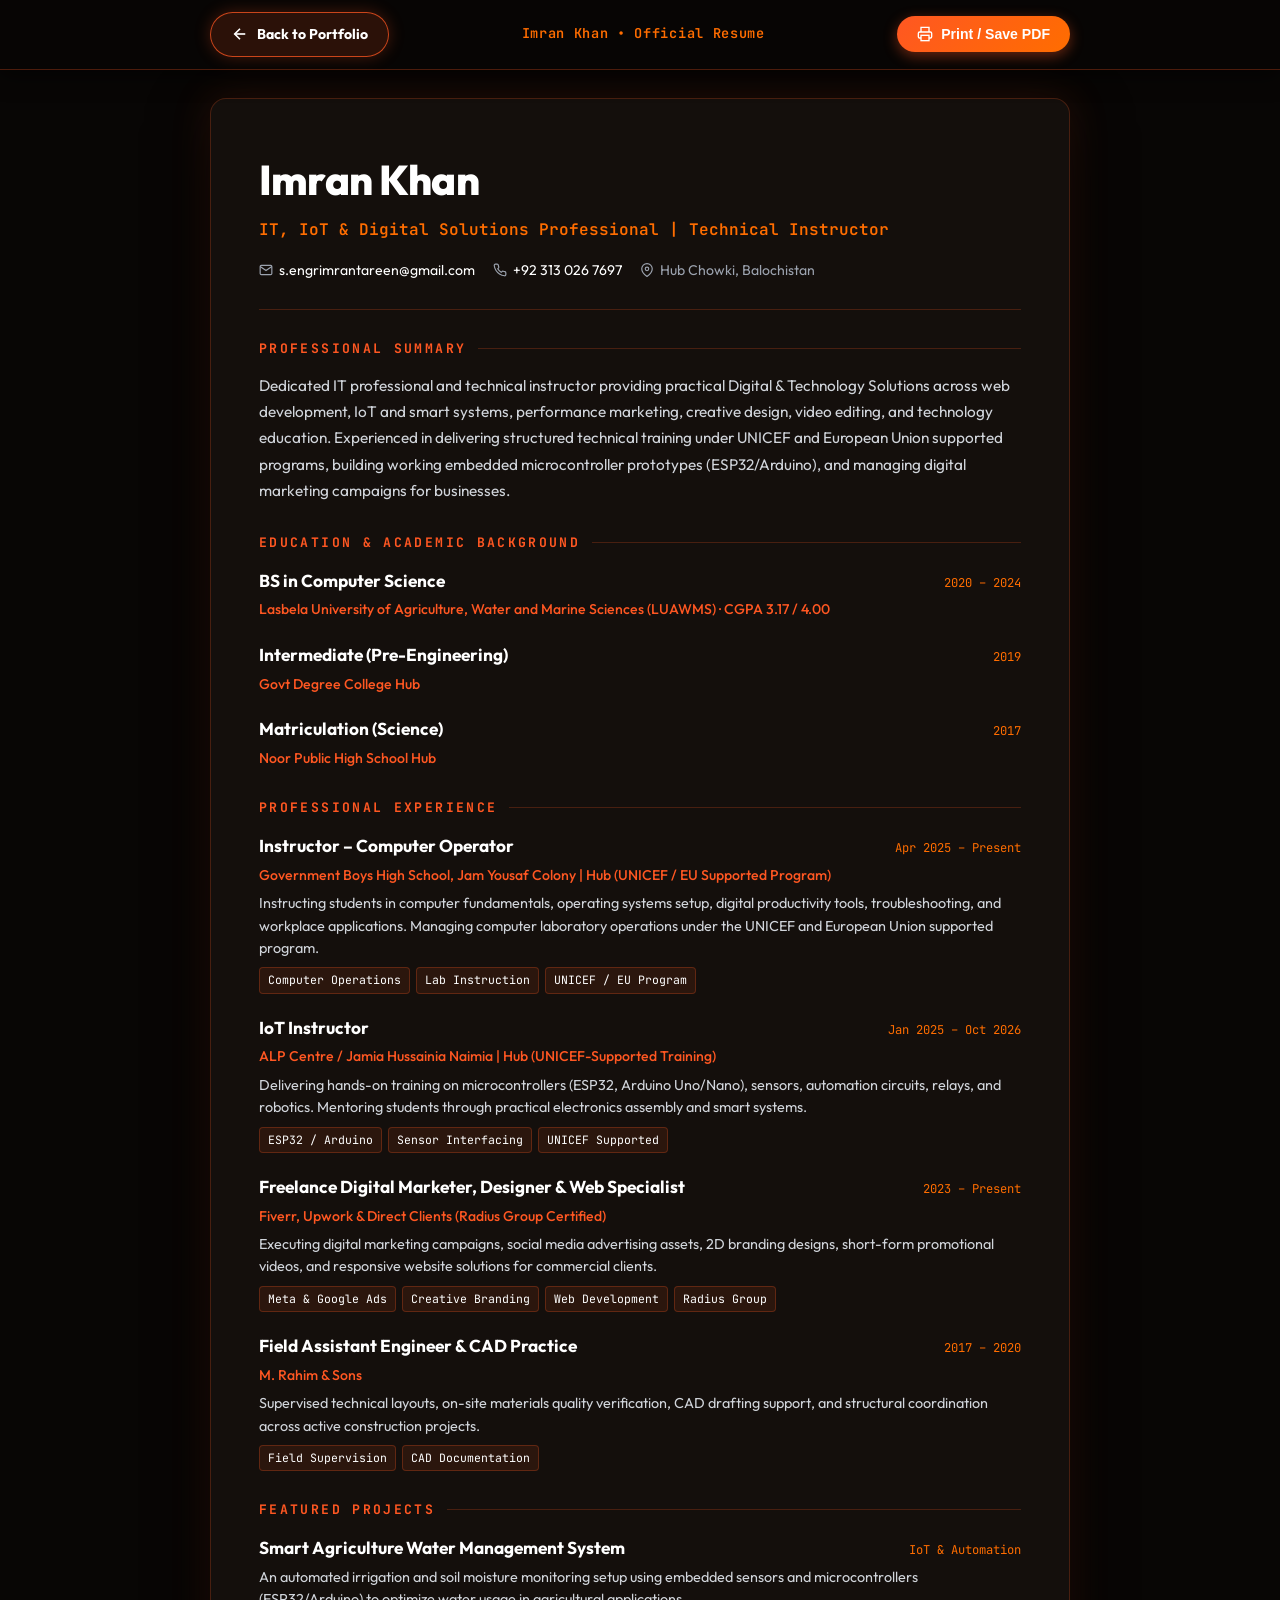
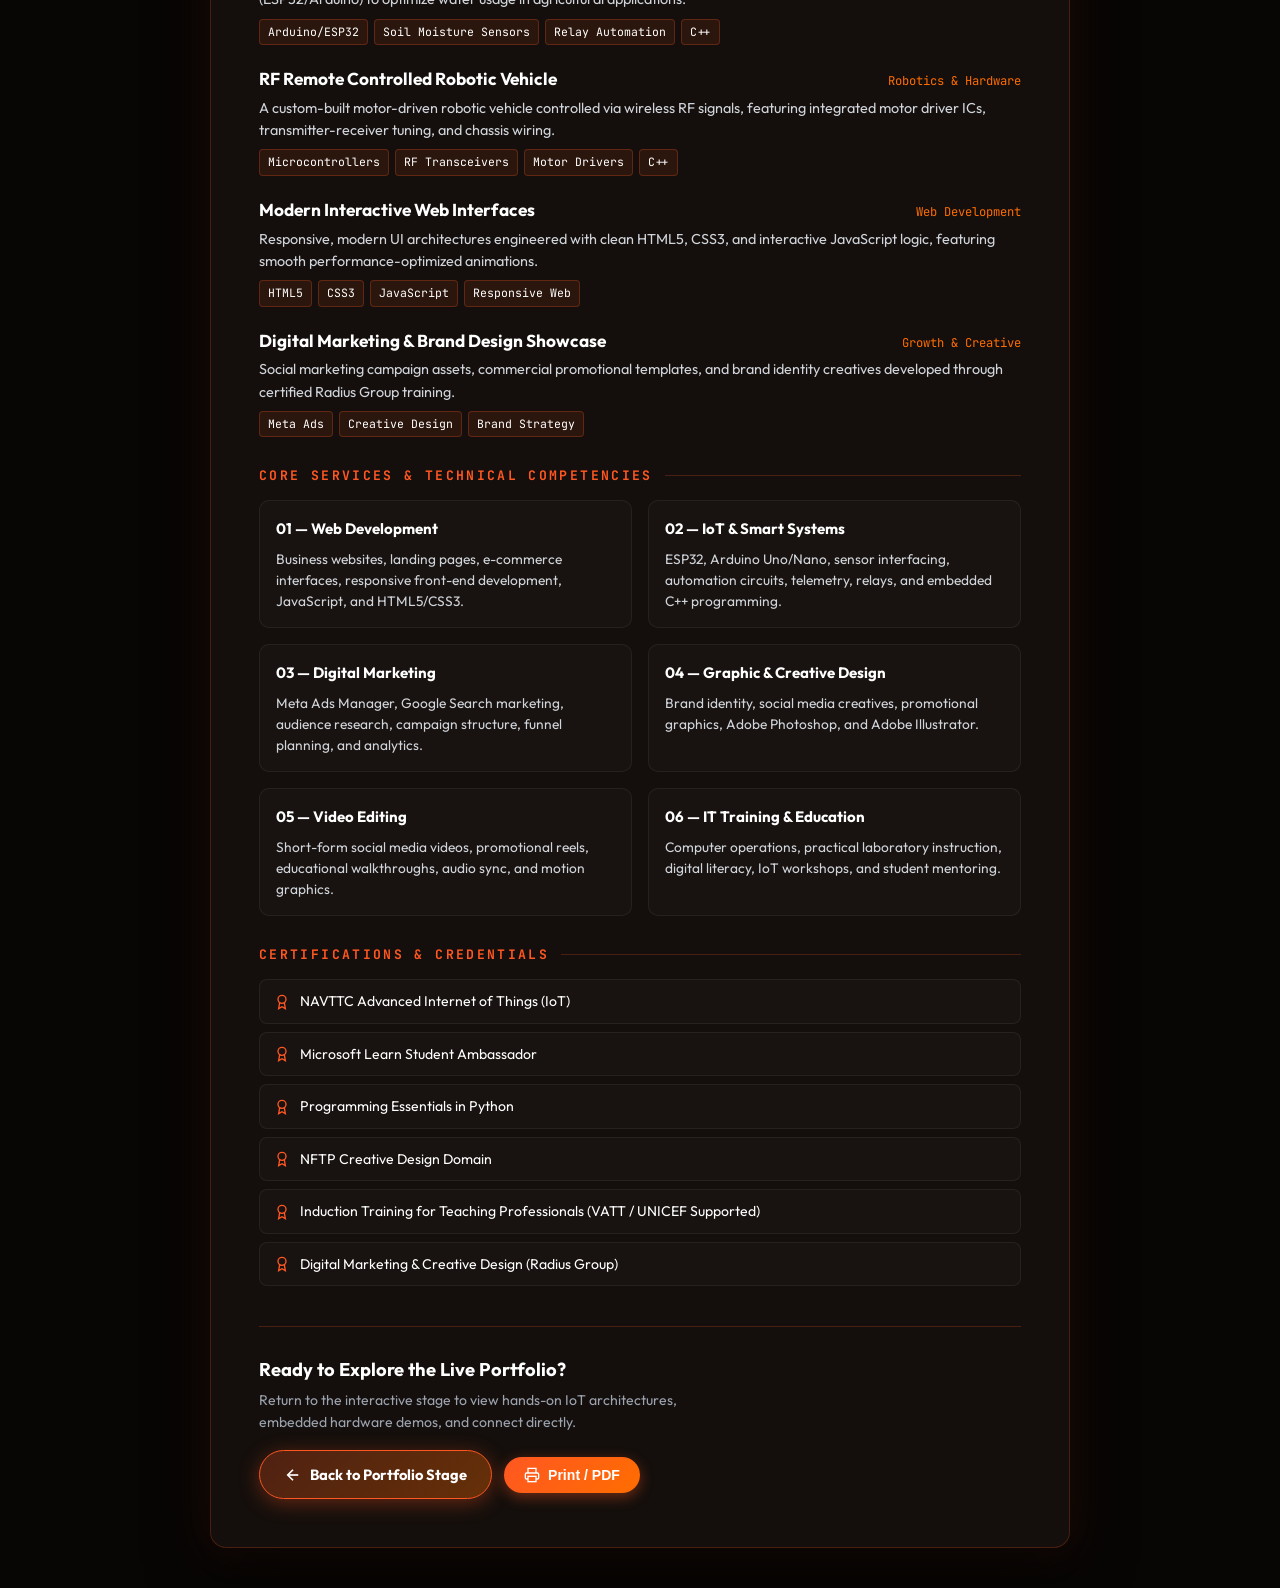
<file: resume.html>
<!DOCTYPE html>
<html lang="en">
<head>
  <meta charset="UTF-8">
  <meta name="viewport" content="width=device-width, initial-scale=1.0">
  <title>Resume — Imran Khan | IT, IoT &amp; Digital Solutions Professional</title>
  <link rel="preconnect" href="https://fonts.googleapis.com">
  <link rel="preconnect" href="https://fonts.gstatic.com" crossorigin>
  <link href="https://fonts.googleapis.com/css2?family=Outfit:wght@300;400;500;600;700;800&family=JetBrains+Mono:wght@400;500;600&display=swap" rel="stylesheet">
  <style>
    :root {
      --bg-black: #080605;
      --card-bg: #140f0c;
      --accent-orange: #ff5722;
      --accent-orange-bright: #ff6d00;
      --border-color: rgba(255, 87, 34, 0.22);
      --text-white: #ffffff;
      --text-body: #d1d5db;
      --text-muted: #9ca3af;
      --font-main: 'Outfit', sans-serif;
      --font-mono: 'JetBrains Mono', monospace;
    }

    * {
      box-sizing: border-box;
      margin: 0;
      padding: 0;
    }

    body {
      background: var(--bg-black);
      color: var(--text-body);
      font-family: var(--font-main);
      line-height: 1.6;
      padding: 0 0 40px 0;
    }

    /* Top Sticky Navigation Bar: Always visible while scrolling */
    .top-sticky-bar {
      position: sticky;
      top: 0;
      z-index: 1000;
      width: 100%;
      background: rgba(8, 6, 5, 0.94);
      backdrop-filter: blur(18px);
      -webkit-backdrop-filter: blur(18px);
      border-bottom: 1px solid rgba(255, 87, 34, 0.28);
      box-shadow: 0 4px 24px rgba(0, 0, 0, 0.6);
      padding: 12px 20px;
      margin-bottom: 28px;
    }

    .top-sticky-inner {
      max-width: 860px;
      margin: 0 auto;
      display: flex;
      justify-content: space-between;
      align-items: center;
      gap: 12px;
    }

    .nav-brand {
      font-family: var(--font-mono);
      font-size: 0.85rem;
      color: var(--accent-orange-bright);
      font-weight: 600;
      letter-spacing: 0.05em;
      white-space: nowrap;
    }

    .resume-container {
      max-width: 860px;
      margin: 0 auto;
      background: var(--card-bg);
      border: 1px solid var(--border-color);
      border-radius: 16px;
      padding: 48px;
      box-shadow: 0 20px 60px rgba(0, 0, 0, 0.7), 0 0 40px rgba(255, 87, 34, 0.15);
    }

    .btn {
      display: inline-flex;
      align-items: center;
      gap: 8px;
      padding: 10px 20px;
      border-radius: 9999px;
      font-size: 0.88rem;
      font-weight: 600;
      text-decoration: none;
      cursor: pointer;
      transition: all 0.2s cubic-bezier(0.16, 1, 0.3, 1);
    }

    .btn-back-primary {
      background: rgba(255, 87, 34, 0.15);
      color: #ffffff;
      border: 1.5px solid rgba(255, 87, 34, 0.75);
      box-shadow: 0 0 16px rgba(255, 87, 34, 0.25);
      font-weight: 700;
    }
    .btn-back-primary:hover {
      background: #ff5722;
      color: #ffffff;
      border-color: #ff6d00;
      box-shadow: 0 0 25px rgba(255, 87, 34, 0.6);
      transform: translateX(-3px);
    }

    .btn-print {
      background: linear-gradient(135deg, #ff5722, #ff6d00);
      color: #ffffff;
      border: none;
      box-shadow: 0 4px 14px rgba(255, 87, 34, 0.4);
    }
    .btn-print:hover {
      transform: translateY(-2px);
      box-shadow: 0 6px 20px rgba(255, 87, 34, 0.6);
    }

    /* Bottom Action Card */
    .bottom-return-card {
      margin-top: 40px;
      padding-top: 28px;
      border-top: 1px solid var(--border-color);
      display: flex;
      justify-content: space-between;
      align-items: center;
      flex-wrap: wrap;
      gap: 16px;
    }

    .bottom-return-info h3 {
      font-size: 1.15rem;
      color: var(--text-white);
      margin-bottom: 4px;
      font-weight: 700;
    }

    .bottom-return-info p {
      font-size: 0.88rem;
      color: var(--text-muted);
      max-width: 480px;
    }

    .bottom-return-buttons {
      display: flex;
      align-items: center;
      gap: 12px;
    }

    .btn-back-large {
      background: linear-gradient(135deg, rgba(255, 87, 34, 0.25), rgba(255, 109, 0, 0.35));
      border: 1.5px solid #ff5722;
      color: #ffffff;
      padding: 12px 24px;
      font-size: 0.92rem;
      font-weight: 700;
      box-shadow: 0 4px 20px rgba(255, 87, 34, 0.35);
    }
    .btn-back-large:hover {
      background: #ff5722;
      box-shadow: 0 6px 26px rgba(255, 87, 34, 0.65);
      transform: translateX(-3px);
    }

    /* Mobile Floating Back Button */
    .mobile-floating-pill {
      display: none;
      position: fixed;
      bottom: 20px;
      left: 50%;
      transform: translateX(-50%);
      z-index: 9999;
      background: rgba(14, 10, 8, 0.94);
      backdrop-filter: blur(18px);
      -webkit-backdrop-filter: blur(18px);
      border: 1.5px solid #ff5722;
      border-radius: 9999px;
      padding: 12px 24px;
      box-shadow: 0 10px 30px rgba(0, 0, 0, 0.8), 0 0 25px rgba(255, 87, 34, 0.45);
      color: #ffffff;
      font-weight: 700;
      font-size: 0.88rem;
      text-decoration: none;
      align-items: center;
      gap: 10px;
      cursor: pointer;
      transition: all 0.2s ease;
      white-space: nowrap;
    }
    .mobile-floating-pill:active {
      transform: translateX(-50%) scale(0.96);
    }

    .resume-header {
      border-bottom: 1px solid var(--border-color);
      padding-bottom: 28px;
      margin-bottom: 28px;
    }

    .header-name {
      font-size: 2.6rem;
      font-weight: 800;
      color: var(--text-white);
      letter-spacing: -0.02em;
      margin-bottom: 4px;
    }

    .header-title {
      font-family: var(--font-mono);
      font-size: 1rem;
      color: var(--accent-orange-bright);
      font-weight: 600;
      margin-bottom: 16px;
    }

    .header-contact-list {
      display: flex;
      flex-wrap: wrap;
      gap: 18px;
      font-size: 0.88rem;
      color: var(--text-muted);
    }

    .contact-entry {
      display: flex;
      align-items: center;
      gap: 6px;
    }
    .contact-entry a {
      color: var(--text-white);
      text-decoration: none;
      transition: color 0.2s;
    }
    .contact-entry a:hover {
      color: var(--accent-orange);
    }

    .section-title {
      font-family: var(--font-mono);
      font-size: 0.82rem;
      letter-spacing: 0.18em;
      color: var(--accent-orange);
      text-transform: uppercase;
      margin: 28px 0 14px 0;
      display: flex;
      align-items: center;
      gap: 12px;
    }

    .section-title::after {
      content: '';
      flex: 1;
      height: 1px;
      background: var(--border-color);
    }

    .summary-text {
      font-size: 0.96rem;
      line-height: 1.7;
      color: var(--text-body);
    }

    .entry-card {
      margin-bottom: 20px;
    }

    .entry-header {
      display: flex;
      justify-content: space-between;
      align-items: baseline;
      flex-wrap: wrap;
      gap: 8px;
      margin-bottom: 4px;
    }

    .entry-title {
      font-size: 1.08rem;
      font-weight: 700;
      color: var(--text-white);
    }

    .entry-date {
      font-family: var(--font-mono);
      font-size: 0.76rem;
      color: var(--accent-orange-bright);
    }

    .entry-sub {
      font-size: 0.88rem;
      color: var(--accent-orange);
      margin-bottom: 6px;
      font-weight: 500;
    }

    .entry-desc {
      font-size: 0.9rem;
      color: var(--text-body);
      line-height: 1.55;
    }

    .entry-tags {
      display: flex;
      flex-wrap: wrap;
      gap: 6px;
      margin-top: 8px;
    }

    .entry-tag {
      font-family: var(--font-mono);
      font-size: 0.72rem;
      padding: 3px 8px;
      background: rgba(255, 87, 34, 0.1);
      border: 1px solid rgba(255, 87, 34, 0.25);
      border-radius: 4px;
      color: var(--text-white);
    }

    .grid-2 {
      display: grid;
      grid-template-columns: repeat(auto-fit, minmax(320px, 1fr));
      gap: 16px;
    }

    .skills-block {
      background: rgba(255, 255, 255, 0.02);
      border: 1px solid rgba(255, 255, 255, 0.06);
      border-radius: 10px;
      padding: 16px;
    }

    .skills-block-title {
      font-size: 0.94rem;
      font-weight: 700;
      color: var(--text-white);
      margin-bottom: 8px;
    }

    .skills-block-text {
      font-size: 0.86rem;
      color: var(--text-body);
      line-height: 1.5;
    }

    .cert-item {
      display: flex;
      align-items: center;
      gap: 10px;
      padding: 10px 14px;
      background: rgba(255, 255, 255, 0.02);
      border: 1px solid rgba(255, 255, 255, 0.06);
      border-radius: 8px;
      font-size: 0.88rem;
      color: var(--text-white);
      margin-bottom: 8px;
    }

    @media (max-width: 768px) {
      body {
        padding: 0 0 95px 0;
      }
      .top-sticky-bar {
        padding: 10px 14px;
        margin-bottom: 16px;
      }
      .nav-brand {
        display: none;
      }
      .resume-container {
        padding: 24px 16px;
        border-radius: 0;
        border-left: none;
        border-right: none;
      }
      .header-name {
        font-size: 2rem;
      }
      .header-contact-list {
        flex-direction: column;
        gap: 8px;
      }
      .grid-2 {
        grid-template-columns: 1fr;
      }
      .mobile-floating-pill {
        display: inline-flex;
      }
      .bottom-return-card {
        flex-direction: column;
        align-items: stretch;
        text-align: center;
      }
      .bottom-return-buttons {
        flex-direction: column;
        width: 100%;
      }
      .bottom-return-buttons .btn {
        width: 100%;
        justify-content: center;
      }
    }

    @media print {
      body {
        background: #ffffff;
        color: #111827;
        padding: 0;
      }
      .top-sticky-bar,
      .mobile-floating-pill,
      .bottom-return-card {
        display: none !important;
      }
      .resume-container {
        max-width: 100%;
        border: none;
        box-shadow: none;
        padding: 20px;
        background: #ffffff;
      }
      .header-name, .entry-title, .skills-block-title, .cert-item {
        color: #000000;
      }
      .header-title, .entry-date, .entry-sub, .section-title {
        color: #ea580c;
      }
      .summary-text, .entry-desc, .skills-block-text {
        color: #374151;
      }
      .skills-block, .cert-item {
        background: #f9fafb;
        border: 1px solid #e5e7eb;
      }
      .entry-tag {
        background: #fed7aa;
        color: #9a3412;
        border-color: #fdba74;
      }
    }
  </style>
</head>
<body>

  <!-- Sticky Top Navigation Bar: Guaranteed visible at all scroll positions -->
  <header class="top-sticky-bar">
    <div class="top-sticky-inner">
      <a class='btn btn-back-primary' href='/' id='top-back-btn' onclick='handleGoBack(event)'>
        <svg viewBox="0 0 24 24" width="18" height="18" fill="none" stroke="currentColor" stroke-width="2.2">
          <line x1="19" y1="12" x2="5" y2="12"></line>
          <polyline points="12 19 5 12 12 5"></polyline>
        </svg>
        <span>Back to Portfolio</span>
      </a>

      <span class="nav-brand">Imran Khan &bull; Official Resume</span>

      <button onclick="window.print()" class="btn btn-print">
        <svg viewBox="0 0 24 24" width="16" height="16" fill="none" stroke="currentColor" stroke-width="2">
          <polyline points="6 9 6 2 18 2 18 9"></polyline>
          <path d="M6 18H4a2 2 0 0 1-2-2v-5a2 2 0 0 1 2-2h16a2 2 0 0 1 2 2v5a2 2 0 0 1-2 2h-2"></path>
          <rect x="6" y="14" width="12" height="8"></rect>
        </svg>
        <span>Print / Save PDF</span>
      </button>
    </div>
  </header>

  <main class="resume-container">
    <header class="resume-header">
      <h1 class="header-name">Imran Khan</h1>
      <p class="header-title">IT, IoT &amp; Digital Solutions Professional | Technical Instructor</p>
      <div class="header-contact-list">
        <div class="contact-entry">
          <svg viewBox="0 0 24 24" width="14" height="14" fill="none" stroke="currentColor" stroke-width="2"><path d="M4 4h16c1.1 0 2 .9 2 2v12c0 1.1-.9 2-2 2H4c-1.1 0-2-.9-2-2V6c0-1.1.9-2 2-2z"></path><polyline points="22,6 12,13 2,6"></polyline></svg>
          <a href="mailto:s.engrimrantareen@gmail.com">s.engrimrantareen@gmail.com</a>
        </div>
        <div class="contact-entry">
          <svg viewBox="0 0 24 24" width="14" height="14" fill="none" stroke="currentColor" stroke-width="2"><path d="M22 16.92v3a2 2 0 0 1-2.18 2 19.79 19.79 0 0 1-8.63-3.07 19.5 19.5 0 0 1-6-6 19.79 19.79 0 0 1-3.07-8.67A2 2 0 0 1 4.11 2h3a2 2 0 0 1 2 1.72 12.84 12.84 0 0 0 .7 2.81 2 2 0 0 1-.45 2.11L8.09 9.91a16 16 0 0 0 6 6l1.27-1.27a2 2 0 0 1 2.11-.45 12.84 12.84 0 0 0 2.81.7A2 2 0 0 1 22 16.92z"></path></svg>
          <a href="https://wa.me/923130267697" target="_blank" rel="noopener noreferrer">+92 313 026 7697</a>
        </div>
        <div class="contact-entry">
          <svg viewBox="0 0 24 24" width="14" height="14" fill="none" stroke="currentColor" stroke-width="2"><path d="M21 10c0 7-9 13-9 13s-9-6-9-13a9 9 0 0 1 18 0z"></path><circle cx="12" cy="10" r="3"></circle></svg>
          <span>Hub Chowki, Balochistan</span>
        </div>
      </div>
    </header>

    <section>
      <h2 class="section-title">Professional Summary</h2>
      <p class="summary-text">
        Dedicated IT professional and technical instructor providing practical Digital &amp; Technology Solutions across web development, IoT and smart systems, performance marketing, creative design, video editing, and technology education. Experienced in delivering structured technical training under UNICEF and European Union supported programs, building working embedded microcontroller prototypes (ESP32/Arduino), and managing digital marketing campaigns for businesses.
      </p>
    </section>

    <section>
      <h2 class="section-title">Education &amp; Academic Background</h2>
      <div class="entry-card">
        <div class="entry-header">
          <h3 class="entry-title">BS in Computer Science</h3>
          <span class="entry-date">2020 – 2024</span>
        </div>
        <div class="entry-sub">Lasbela University of Agriculture, Water and Marine Sciences (LUAWMS) · CGPA 3.17 / 4.00</div>
      </div>
      <div class="entry-card">
        <div class="entry-header">
          <h3 class="entry-title">Intermediate (Pre-Engineering)</h3>
          <span class="entry-date">2019</span>
        </div>
        <div class="entry-sub">Govt Degree College Hub</div>
      </div>
      <div class="entry-card">
        <div class="entry-header">
          <h3 class="entry-title">Matriculation (Science)</h3>
          <span class="entry-date">2017</span>
        </div>
        <div class="entry-sub">Noor Public High School Hub</div>
      </div>
    </section>

    <section>
      <h2 class="section-title">Professional Experience</h2>
      <div class="entry-card">
        <div class="entry-header">
          <h3 class="entry-title">Instructor – Computer Operator</h3>
          <span class="entry-date">Apr 2025 – Present</span>
        </div>
        <div class="entry-sub">Government Boys High School, Jam Yousaf Colony | Hub (UNICEF / EU Supported Program)</div>
        <p class="entry-desc">
          Instructing students in computer fundamentals, operating systems setup, digital productivity tools, troubleshooting, and workplace applications. Managing computer laboratory operations under the UNICEF and European Union supported program.
        </p>
        <div class="entry-tags">
          <span class="entry-tag">Computer Operations</span>
          <span class="entry-tag">Lab Instruction</span>
          <span class="entry-tag">UNICEF / EU Program</span>
        </div>
      </div>

      <div class="entry-card">
        <div class="entry-header">
          <h3 class="entry-title">IoT Instructor</h3>
          <span class="entry-date">Jan 2025 – Oct 2026</span>
        </div>
        <div class="entry-sub">ALP Centre / Jamia Hussainia Naimia | Hub (UNICEF-Supported Training)</div>
        <p class="entry-desc">
          Delivering hands-on training on microcontrollers (ESP32, Arduino Uno/Nano), sensors, automation circuits, relays, and robotics. Mentoring students through practical electronics assembly and smart systems.
        </p>
        <div class="entry-tags">
          <span class="entry-tag">ESP32 / Arduino</span>
          <span class="entry-tag">Sensor Interfacing</span>
          <span class="entry-tag">UNICEF Supported</span>
        </div>
      </div>

      <div class="entry-card">
        <div class="entry-header">
          <h3 class="entry-title">Freelance Digital Marketer, Designer &amp; Web Specialist</h3>
          <span class="entry-date">2023 – Present</span>
        </div>
        <div class="entry-sub">Fiverr, Upwork &amp; Direct Clients (Radius Group Certified)</div>
        <p class="entry-desc">
          Executing digital marketing campaigns, social media advertising assets, 2D branding designs, short-form promotional videos, and responsive website solutions for commercial clients.
        </p>
        <div class="entry-tags">
          <span class="entry-tag">Meta &amp; Google Ads</span>
          <span class="entry-tag">Creative Branding</span>
          <span class="entry-tag">Web Development</span>
          <span class="entry-tag">Radius Group</span>
        </div>
      </div>

      <div class="entry-card">
        <div class="entry-header">
          <h3 class="entry-title">Field Assistant Engineer &amp; CAD Practice</h3>
          <span class="entry-date">2017 – 2020</span>
        </div>
        <div class="entry-sub">M. Rahim &amp; Sons</div>
        <p class="entry-desc">
          Supervised technical layouts, on-site materials quality verification, CAD drafting support, and structural coordination across active construction projects.
        </p>
        <div class="entry-tags">
          <span class="entry-tag">Field Supervision</span>
          <span class="entry-tag">CAD Documentation</span>
        </div>
      </div>
    </section>

    <section>
      <h2 class="section-title">Featured Projects</h2>
      <div class="entry-card">
        <div class="entry-header">
          <h3 class="entry-title">Smart Agriculture Water Management System</h3>
          <span class="entry-date">IoT &amp; Automation</span>
        </div>
        <p class="entry-desc">
          An automated irrigation and soil moisture monitoring setup using embedded sensors and microcontrollers (ESP32/Arduino) to optimize water usage in agricultural applications.
        </p>
        <div class="entry-tags">
          <span class="entry-tag">Arduino/ESP32</span>
          <span class="entry-tag">Soil Moisture Sensors</span>
          <span class="entry-tag">Relay Automation</span>
          <span class="entry-tag">C++</span>
        </div>
      </div>

      <div class="entry-card">
        <div class="entry-header">
          <h3 class="entry-title">RF Remote Controlled Robotic Vehicle</h3>
          <span class="entry-date">Robotics &amp; Hardware</span>
        </div>
        <p class="entry-desc">
          A custom-built motor-driven robotic vehicle controlled via wireless RF signals, featuring integrated motor driver ICs, transmitter-receiver tuning, and chassis wiring.
        </p>
        <div class="entry-tags">
          <span class="entry-tag">Microcontrollers</span>
          <span class="entry-tag">RF Transceivers</span>
          <span class="entry-tag">Motor Drivers</span>
          <span class="entry-tag">C++</span>
        </div>
      </div>

      <div class="entry-card">
        <div class="entry-header">
          <h3 class="entry-title">Modern Interactive Web Interfaces</h3>
          <span class="entry-date">Web Development</span>
        </div>
        <p class="entry-desc">
          Responsive, modern UI architectures engineered with clean HTML5, CSS3, and interactive JavaScript logic, featuring smooth performance-optimized animations.
        </p>
        <div class="entry-tags">
          <span class="entry-tag">HTML5</span>
          <span class="entry-tag">CSS3</span>
          <span class="entry-tag">JavaScript</span>
          <span class="entry-tag">Responsive Web</span>
        </div>
      </div>

      <div class="entry-card">
        <div class="entry-header">
          <h3 class="entry-title">Digital Marketing &amp; Brand Design Showcase</h3>
          <span class="entry-date">Growth &amp; Creative</span>
        </div>
        <p class="entry-desc">
          Social marketing campaign assets, commercial promotional templates, and brand identity creatives developed through certified Radius Group training.
        </p>
        <div class="entry-tags">
          <span class="entry-tag">Meta Ads</span>
          <span class="entry-tag">Creative Design</span>
          <span class="entry-tag">Brand Strategy</span>
        </div>
      </div>
    </section>

    <section>
      <h2 class="section-title">Core Services &amp; Technical Competencies</h2>
      <div class="grid-2">
        <div class="skills-block">
          <div class="skills-block-title">01 — Web Development</div>
          <div class="skills-block-text">Business websites, landing pages, e-commerce interfaces, responsive front-end development, JavaScript, and HTML5/CSS3.</div>
        </div>
        <div class="skills-block">
          <div class="skills-block-title">02 — IoT &amp; Smart Systems</div>
          <div class="skills-block-text">ESP32, Arduino Uno/Nano, sensor interfacing, automation circuits, telemetry, relays, and embedded C++ programming.</div>
        </div>
        <div class="skills-block">
          <div class="skills-block-title">03 — Digital Marketing</div>
          <div class="skills-block-text">Meta Ads Manager, Google Search marketing, audience research, campaign structure, funnel planning, and analytics.</div>
        </div>
        <div class="skills-block">
          <div class="skills-block-title">04 — Graphic &amp; Creative Design</div>
          <div class="skills-block-text">Brand identity, social media creatives, promotional graphics, Adobe Photoshop, and Adobe Illustrator.</div>
        </div>
        <div class="skills-block">
          <div class="skills-block-title">05 — Video Editing</div>
          <div class="skills-block-text">Short-form social media videos, promotional reels, educational walkthroughs, audio sync, and motion graphics.</div>
        </div>
        <div class="skills-block">
          <div class="skills-block-title">06 — IT Training &amp; Education</div>
          <div class="skills-block-text">Computer operations, practical laboratory instruction, digital literacy, IoT workshops, and student mentoring.</div>
        </div>
      </div>
    </section>

    <section>
      <h2 class="section-title">Certifications &amp; Credentials</h2>
      <div class="cert-item">
        <svg viewBox="0 0 24 24" width="16" height="16" fill="none" stroke="#ff5722" stroke-width="2"><circle cx="12" cy="8" r="6"></circle><path d="M15.477 12.89L17 22l-5-3-5 3 1.523-9.11"></path></svg>
        <span>NAVTTC Advanced Internet of Things (IoT)</span>
      </div>
      <div class="cert-item">
        <svg viewBox="0 0 24 24" width="16" height="16" fill="none" stroke="#ff5722" stroke-width="2"><circle cx="12" cy="8" r="6"></circle><path d="M15.477 12.89L17 22l-5-3-5 3 1.523-9.11"></path></svg>
        <span>Microsoft Learn Student Ambassador</span>
      </div>
      <div class="cert-item">
        <svg viewBox="0 0 24 24" width="16" height="16" fill="none" stroke="#ff5722" stroke-width="2"><circle cx="12" cy="8" r="6"></circle><path d="M15.477 12.89L17 22l-5-3-5 3 1.523-9.11"></path></svg>
        <span>Programming Essentials in Python</span>
      </div>
      <div class="cert-item">
        <svg viewBox="0 0 24 24" width="16" height="16" fill="none" stroke="#ff5722" stroke-width="2"><circle cx="12" cy="8" r="6"></circle><path d="M15.477 12.89L17 22l-5-3-5 3 1.523-9.11"></path></svg>
        <span>NFTP Creative Design Domain</span>
      </div>
      <div class="cert-item">
        <svg viewBox="0 0 24 24" width="16" height="16" fill="none" stroke="#ff5722" stroke-width="2"><circle cx="12" cy="8" r="6"></circle><path d="M15.477 12.89L17 22l-5-3-5 3 1.523-9.11"></path></svg>
        <span>Induction Training for Teaching Professionals (VATT / UNICEF Supported)</span>
      </div>
      <div class="cert-item">
        <svg viewBox="0 0 24 24" width="16" height="16" fill="none" stroke="#ff5722" stroke-width="2"><circle cx="12" cy="8" r="6"></circle><path d="M15.477 12.89L17 22l-5-3-5 3 1.523-9.11"></path></svg>
        <span>Digital Marketing &amp; Creative Design (Radius Group)</span>
      </div>
    </section>

    <!-- Bottom Return Card: Direct access to return after reading the full resume -->
    <div class="bottom-return-card">
      <div class="bottom-return-info">
        <h3>Ready to Explore the Live Portfolio?</h3>
        <p>Return to the interactive stage to view hands-on IoT architectures, embedded hardware demos, and connect directly.</p>
      </div>
      <div class="bottom-return-buttons">
        <a class='btn btn-back-large' href='/' onclick='handleGoBack(event)'>
          <svg viewBox="0 0 24 24" width="18" height="18" fill="none" stroke="currentColor" stroke-width="2.2">
            <line x1="19" y1="12" x2="5" y2="12"></line>
            <polyline points="12 19 5 12 12 5"></polyline>
          </svg>
          <span>Back to Portfolio Stage</span>
        </a>
        <button onclick="window.print()" class="btn btn-print">
          <svg viewBox="0 0 24 24" width="16" height="16" fill="none" stroke="currentColor" stroke-width="2">
            <polyline points="6 9 6 2 18 2 18 9"></polyline>
            <path d="M6 18H4a2 2 0 0 1-2-2v-5a2 2 0 0 1 2-2h16a2 2 0 0 1 2 2v5a2 2 0 0 1-2 2h-2"></path>
            <rect x="6" y="14" width="12" height="8"></rect>
          </svg>
          <span>Print / PDF</span>
        </button>
      </div>
    </div>
  </main>

  <!-- Mobile Floating Quick-Back Button: Always in thumb reach -->
  <a aria-label='Back to Portfolio' class='mobile-floating-pill' href='/' id='mobile-floating-back' onclick='handleGoBack(event)'>
    <svg viewBox="0 0 24 24" width="18" height="18" fill="none" stroke="currentColor" stroke-width="2.5">
      <line x1="19" y1="12" x2="5" y2="12"></line>
      <polyline points="12 19 5 12 12 5"></polyline>
    </svg>
    <span>Back to Portfolio</span>
  </a>

  <script>
    // Smart back navigation: returns smoothly if user arrived via history, or navigates to index.html
    function handleGoBack(e) {
      if (e) e.preventDefault();
      try {
        if (window.history.length > 1) {
          window.history.back();
          // Fallback if history.back didn't navigate within 250ms
          setTimeout(() => {
            window.location.href = 'index.html';
          }, 250);
          return;
        }
      } catch (err) {}
      window.location.href = 'index.html';
    }

    // Keyboard support: Escape returns to portfolio
    window.addEventListener('keydown', function (e) {
      if (e.key === 'Escape') {
        handleGoBack(e);
      }
    });
  </script>
</body>
</html>
</file>
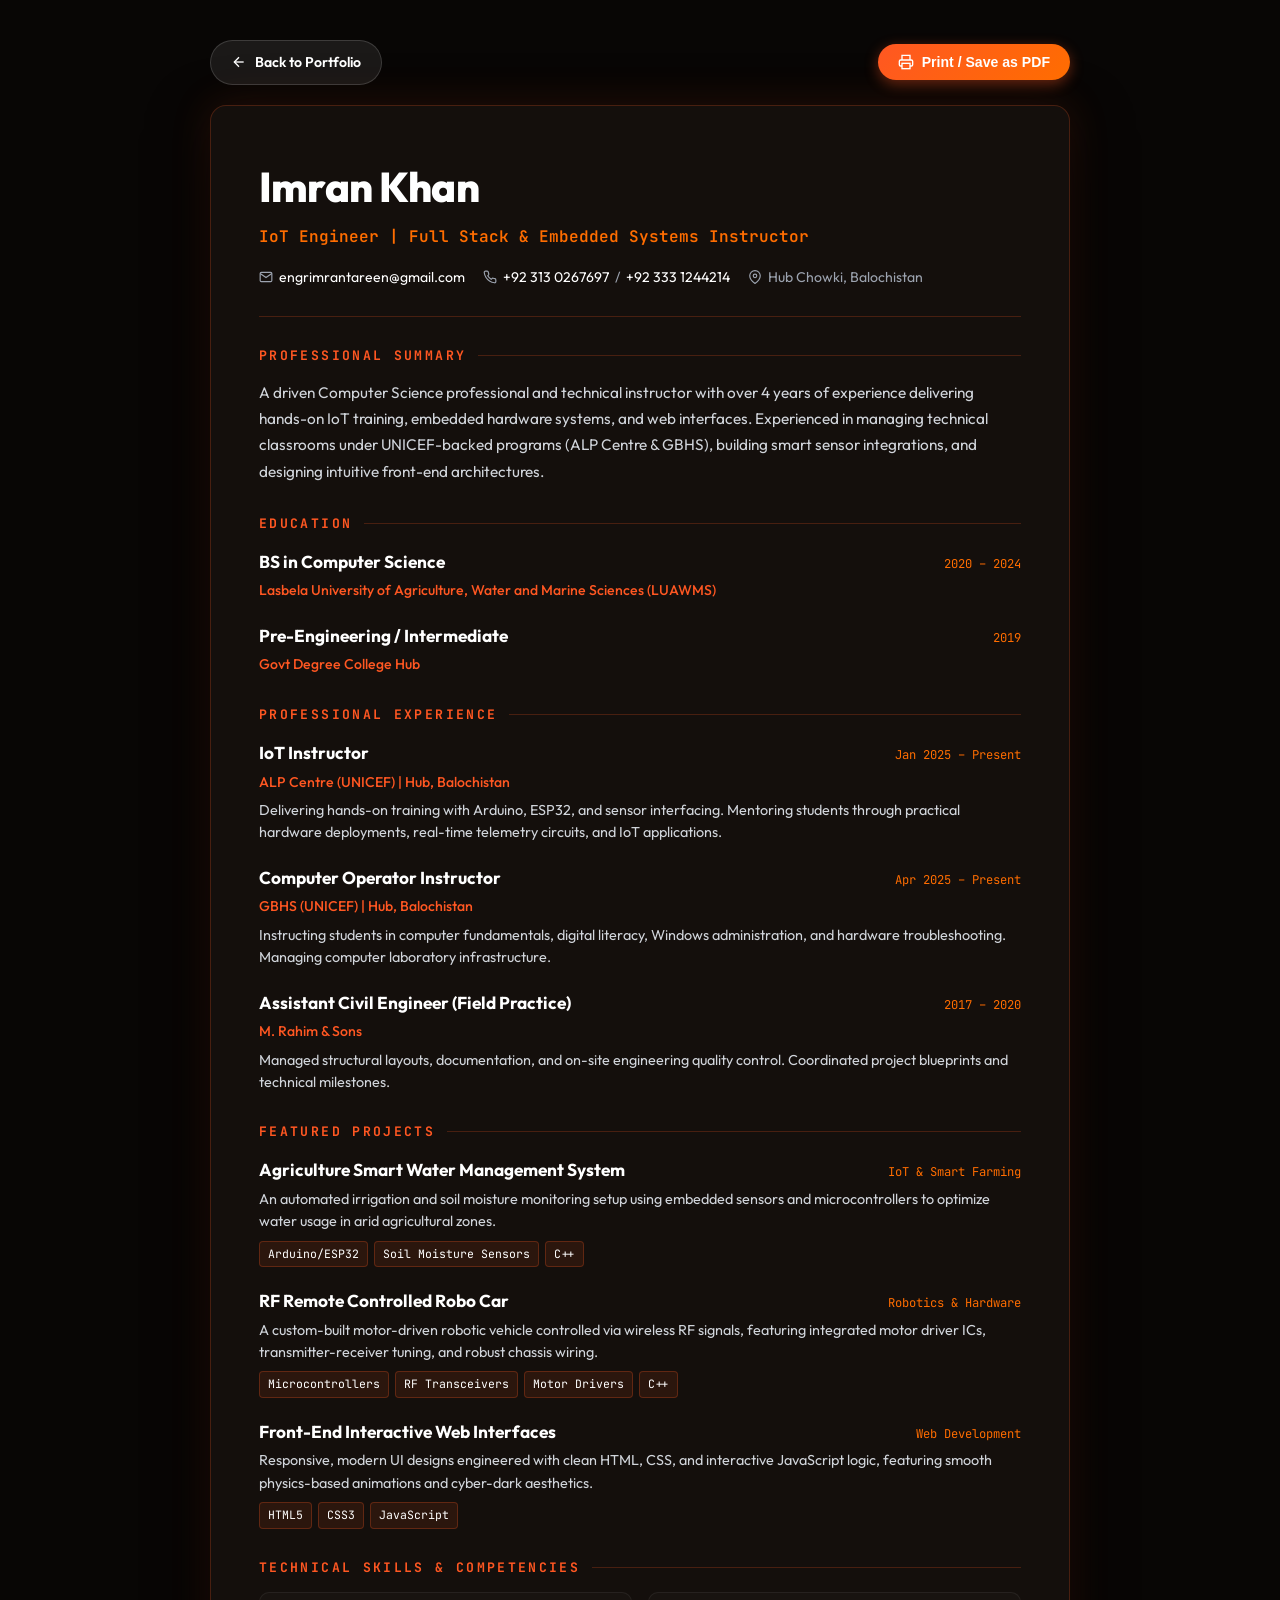
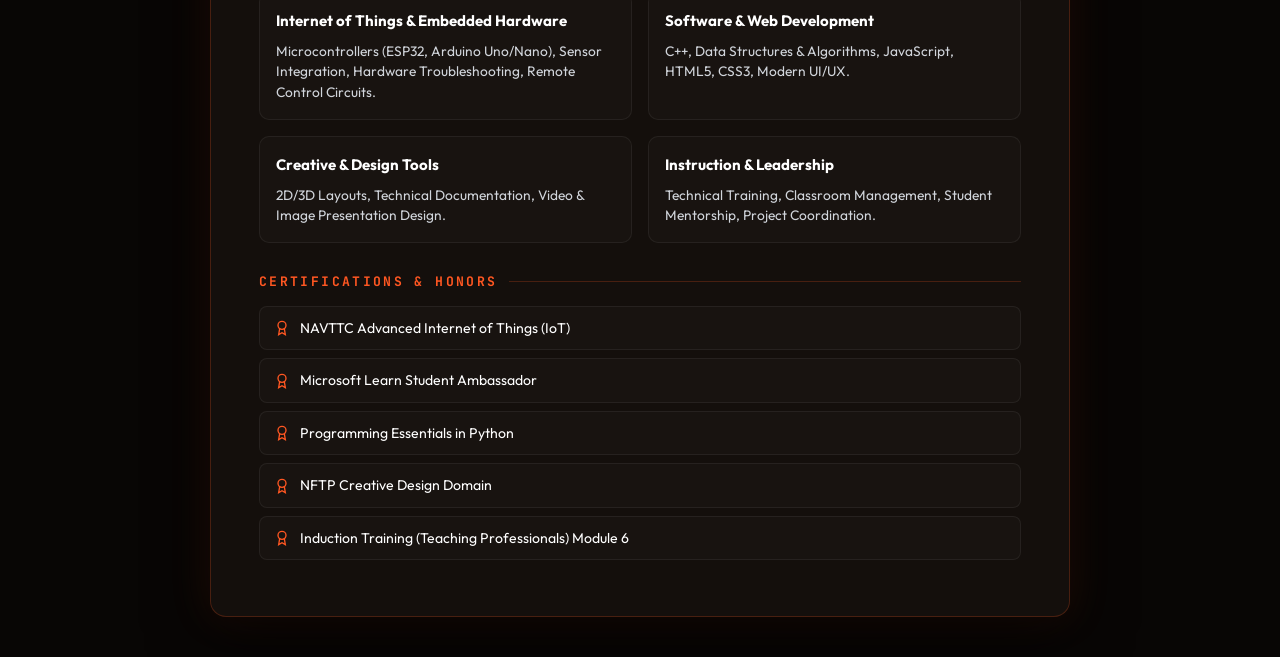
<file: backup_before_update/resume.html>
<!DOCTYPE html>
<html lang="en">
<head>
  <meta charset="UTF-8">
  <meta name="viewport" content="width=device-width, initial-scale=1.0">
  <title>Resume — Imran Khan | IoT Engineer & Instructor</title>
  <link rel="preconnect" href="https://fonts.googleapis.com">
  <link rel="preconnect" href="https://fonts.gstatic.com" crossorigin>
  <link href="https://fonts.googleapis.com/css2?family=Outfit:wght@300;400;500;600;700;800&family=JetBrains+Mono:wght@400;500;600&display=swap" rel="stylesheet">
  <style>
    :root {
      --bg-black: #080605;
      --card-bg: #140f0c;
      --accent-orange: #ff5722;
      --accent-orange-bright: #ff6d00;
      --border-color: rgba(255, 87, 34, 0.22);
      --text-white: #ffffff;
      --text-body: #d1d5db;
      --text-muted: #9ca3af;
      --font-main: 'Outfit', sans-serif;
      --font-mono: 'JetBrains Mono', monospace;
    }

    * {
      box-sizing: border-box;
      margin: 0;
      padding: 0;
    }

    body {
      background: var(--bg-black);
      color: var(--text-body);
      font-family: var(--font-main);
      line-height: 1.6;
      padding: 40px 20px;
    }

    .resume-container {
      max-width: 860px;
      margin: 0 auto;
      background: var(--card-bg);
      border: 1px solid var(--border-color);
      border-radius: 16px;
      padding: 48px;
      box-shadow: 0 20px 60px rgba(0, 0, 0, 0.7), 0 0 40px rgba(255, 87, 34, 0.15);
    }

    .action-bar {
      max-width: 860px;
      margin: 0 auto 20px auto;
      display: flex;
      justify-content: space-between;
      align-items: center;
    }

    .btn {
      display: inline-flex;
      align-items: center;
      gap: 8px;
      padding: 10px 20px;
      border-radius: 9999px;
      font-size: 0.88rem;
      font-weight: 600;
      text-decoration: none;
      cursor: pointer;
      transition: all 0.2s ease;
    }

    .btn-back {
      background: rgba(255, 255, 255, 0.08);
      color: var(--text-white);
      border: 1px solid rgba(255, 255, 255, 0.15);
    }
    .btn-back:hover {
      background: rgba(255, 255, 255, 0.15);
    }

    .btn-print {
      background: linear-gradient(135deg, #ff5722, #ff6d00);
      color: #ffffff;
      border: none;
      box-shadow: 0 4px 14px rgba(255, 87, 34, 0.4);
    }
    .btn-print:hover {
      transform: translateY(-2px);
      box-shadow: 0 6px 20px rgba(255, 87, 34, 0.6);
    }

    .resume-header {
      border-bottom: 1px solid var(--border-color);
      padding-bottom: 28px;
      margin-bottom: 28px;
    }

    .header-name {
      font-size: 2.6rem;
      font-weight: 800;
      color: var(--text-white);
      letter-spacing: -0.02em;
      margin-bottom: 4px;
    }

    .header-title {
      font-family: var(--font-mono);
      font-size: 1rem;
      color: var(--accent-orange-bright);
      font-weight: 600;
      margin-bottom: 16px;
    }

    .header-contact-list {
      display: flex;
      flex-wrap: wrap;
      gap: 18px;
      font-size: 0.88rem;
      color: var(--text-muted);
    }

    .contact-entry {
      display: flex;
      align-items: center;
      gap: 6px;
    }
    .contact-entry a {
      color: var(--text-white);
      text-decoration: none;
      transition: color 0.2s;
    }
    .contact-entry a:hover {
      color: var(--accent-orange);
    }

    .section-title {
      font-family: var(--font-mono);
      font-size: 0.82rem;
      letter-spacing: 0.18em;
      color: var(--accent-orange);
      text-transform: uppercase;
      margin: 28px 0 14px 0;
      display: flex;
      align-items: center;
      gap: 12px;
    }

    .section-title::after {
      content: '';
      flex: 1;
      height: 1px;
      background: var(--border-color);
    }

    .summary-text {
      font-size: 0.96rem;
      line-height: 1.7;
      color: var(--text-body);
    }

    .entry-card {
      margin-bottom: 20px;
    }

    .entry-header {
      display: flex;
      justify-content: space-between;
      align-items: baseline;
      flex-wrap: wrap;
      gap: 8px;
      margin-bottom: 4px;
    }

    .entry-title {
      font-size: 1.08rem;
      font-weight: 700;
      color: var(--text-white);
    }

    .entry-date {
      font-family: var(--font-mono);
      font-size: 0.76rem;
      color: var(--accent-orange-bright);
    }

    .entry-sub {
      font-size: 0.88rem;
      color: var(--accent-orange);
      margin-bottom: 6px;
      font-weight: 500;
    }

    .entry-desc {
      font-size: 0.9rem;
      color: var(--text-body);
      line-height: 1.55;
    }

    .entry-tags {
      display: flex;
      flex-wrap: wrap;
      gap: 6px;
      margin-top: 8px;
    }

    .entry-tag {
      font-family: var(--font-mono);
      font-size: 0.72rem;
      padding: 3px 8px;
      background: rgba(255, 87, 34, 0.1);
      border: 1px solid rgba(255, 87, 34, 0.25);
      border-radius: 4px;
      color: var(--text-white);
    }

    .grid-2 {
      display: grid;
      grid-template-columns: repeat(auto-fit, minmax(320px, 1fr));
      gap: 16px;
    }

    .skills-block {
      background: rgba(255, 255, 255, 0.02);
      border: 1px solid rgba(255, 255, 255, 0.06);
      border-radius: 10px;
      padding: 16px;
    }

    .skills-block-title {
      font-size: 0.94rem;
      font-weight: 700;
      color: var(--text-white);
      margin-bottom: 8px;
    }

    .skills-block-text {
      font-size: 0.86rem;
      color: var(--text-body);
      line-height: 1.5;
    }

    .cert-item {
      display: flex;
      align-items: center;
      gap: 10px;
      padding: 10px 14px;
      background: rgba(255, 255, 255, 0.02);
      border: 1px solid rgba(255, 255, 255, 0.06);
      border-radius: 8px;
      font-size: 0.88rem;
      color: var(--text-white);
      margin-bottom: 8px;
    }

    @media print {
      body {
        background: #ffffff;
        color: #111827;
        padding: 0;
      }
      .action-bar {
        display: none;
      }
      .resume-container {
        max-width: 100%;
        border: none;
        box-shadow: none;
        padding: 20px;
        background: #ffffff;
      }
      .header-name, .entry-title, .skills-block-title, .cert-item {
        color: #000000;
      }
      .header-title, .entry-date, .entry-sub, .section-title {
        color: #ea580c;
      }
      .summary-text, .entry-desc, .skills-block-text {
        color: #374151;
      }
      .skills-block, .cert-item {
        background: #f9fafb;
        border: 1px solid #e5e7eb;
      }
      .entry-tag {
        background: #fed7aa;
        color: #9a3412;
        border-color: #fdba74;
      }
    }
  </style>
</head>
<body>

  <div class="action-bar">
    <a href="index.html" class="btn btn-back">
      <svg viewBox="0 0 24 24" width="16" height="16" fill="none" stroke="currentColor" stroke-width="2"><line x1="19" y1="12" x2="5" y2="12"></line><polyline points="12 19 5 12 12 5"></polyline></svg>
      <span>Back to Portfolio</span>
    </a>
    <button onclick="window.print()" class="btn btn-print">
      <svg viewBox="0 0 24 24" width="16" height="16" fill="none" stroke="currentColor" stroke-width="2"><polyline points="6 9 6 2 18 2 18 9"></polyline><path d="M6 18H4a2 2 0 0 1-2-2v-5a2 2 0 0 1 2-2h16a2 2 0 0 1 2 2v5a2 2 0 0 1-2 2h-2"></path><rect x="6" y="14" width="12" height="8"></rect></svg>
      <span>Print / Save as PDF</span>
    </button>
  </div>

  <main class="resume-container">
    <header class="resume-header">
      <h1 class="header-name">Imran Khan</h1>
      <p class="header-title">IoT Engineer | Full Stack &amp; Embedded Systems Instructor</p>
      <div class="header-contact-list">
        <div class="contact-entry">
          <svg viewBox="0 0 24 24" width="14" height="14" fill="none" stroke="currentColor" stroke-width="2"><path d="M4 4h16c1.1 0 2 .9 2 2v12c0 1.1-.9 2-2 2H4c-1.1 0-2-.9-2-2V6c0-1.1.9-2 2-2z"></path><polyline points="22,6 12,13 2,6"></polyline></svg>
          <a href="mailto:engrimrantareen@gmail.com">engrimrantareen@gmail.com</a>
        </div>
        <div class="contact-entry">
          <svg viewBox="0 0 24 24" width="14" height="14" fill="none" stroke="currentColor" stroke-width="2"><path d="M22 16.92v3a2 2 0 0 1-2.18 2 19.79 19.79 0 0 1-8.63-3.07 19.5 19.5 0 0 1-6-6 19.79 19.79 0 0 1-3.07-8.67A2 2 0 0 1 4.11 2h3a2 2 0 0 1 2 1.72 12.84 12.84 0 0 0 .7 2.81 2 2 0 0 1-.45 2.11L8.09 9.91a16 16 0 0 0 6 6l1.27-1.27a2 2 0 0 1 2.11-.45 12.84 12.84 0 0 0 2.81.7A2 2 0 0 1 22 16.92z"></path></svg>
          <a href="tel:+923130267697">+92 313 0267697</a> / <a href="tel:+923331244214">+92 333 1244214</a>
        </div>
        <div class="contact-entry">
          <svg viewBox="0 0 24 24" width="14" height="14" fill="none" stroke="currentColor" stroke-width="2"><path d="M21 10c0 7-9 13-9 13s-9-6-9-13a9 9 0 0 1 18 0z"></path><circle cx="12" cy="10" r="3"></circle></svg>
          <span>Hub Chowki, Balochistan</span>
        </div>
      </div>
    </header>

    <section>
      <h2 class="section-title">Professional Summary</h2>
      <p class="summary-text">
        A driven Computer Science professional and technical instructor with over 4 years of experience delivering hands-on IoT training, embedded hardware systems, and web interfaces. Experienced in managing technical classrooms under UNICEF-backed programs (ALP Centre &amp; GBHS), building smart sensor integrations, and designing intuitive front-end architectures.
      </p>
    </section>

    <section>
      <h2 class="section-title">Education</h2>
      <div class="entry-card">
        <div class="entry-header">
          <h3 class="entry-title">BS in Computer Science</h3>
          <span class="entry-date">2020 – 2024</span>
        </div>
        <div class="entry-sub">Lasbela University of Agriculture, Water and Marine Sciences (LUAWMS)</div>
      </div>
      <div class="entry-card">
        <div class="entry-header">
          <h3 class="entry-title">Pre-Engineering / Intermediate</h3>
          <span class="entry-date">2019</span>
        </div>
        <div class="entry-sub">Govt Degree College Hub</div>
      </div>
    </section>

    <section>
      <h2 class="section-title">Professional Experience</h2>
      <div class="entry-card">
        <div class="entry-header">
          <h3 class="entry-title">IoT Instructor</h3>
          <span class="entry-date">Jan 2025 – Present</span>
        </div>
        <div class="entry-sub">ALP Centre (UNICEF) | Hub, Balochistan</div>
        <p class="entry-desc">
          Delivering hands-on training with Arduino, ESP32, and sensor interfacing. Mentoring students through practical hardware deployments, real-time telemetry circuits, and IoT applications.
        </p>
      </div>

      <div class="entry-card">
        <div class="entry-header">
          <h3 class="entry-title">Computer Operator Instructor</h3>
          <span class="entry-date">Apr 2025 – Present</span>
        </div>
        <div class="entry-sub">GBHS (UNICEF) | Hub, Balochistan</div>
        <p class="entry-desc">
          Instructing students in computer fundamentals, digital literacy, Windows administration, and hardware troubleshooting. Managing computer laboratory infrastructure.
        </p>
      </div>

      <div class="entry-card">
        <div class="entry-header">
          <h3 class="entry-title">Assistant Civil Engineer (Field Practice)</h3>
          <span class="entry-date">2017 – 2020</span>
        </div>
        <div class="entry-sub">M. Rahim &amp; Sons</div>
        <p class="entry-desc">
          Managed structural layouts, documentation, and on-site engineering quality control. Coordinated project blueprints and technical milestones.
        </p>
      </div>
    </section>

    <section>
      <h2 class="section-title">Featured Projects</h2>
      <div class="entry-card">
        <div class="entry-header">
          <h3 class="entry-title">Agriculture Smart Water Management System</h3>
          <span class="entry-date">IoT &amp; Smart Farming</span>
        </div>
        <p class="entry-desc">
          An automated irrigation and soil moisture monitoring setup using embedded sensors and microcontrollers to optimize water usage in arid agricultural zones.
        </p>
        <div class="entry-tags">
          <span class="entry-tag">Arduino/ESP32</span>
          <span class="entry-tag">Soil Moisture Sensors</span>
          <span class="entry-tag">C++</span>
        </div>
      </div>

      <div class="entry-card">
        <div class="entry-header">
          <h3 class="entry-title">RF Remote Controlled Robo Car</h3>
          <span class="entry-date">Robotics &amp; Hardware</span>
        </div>
        <p class="entry-desc">
          A custom-built motor-driven robotic vehicle controlled via wireless RF signals, featuring integrated motor driver ICs, transmitter-receiver tuning, and robust chassis wiring.
        </p>
        <div class="entry-tags">
          <span class="entry-tag">Microcontrollers</span>
          <span class="entry-tag">RF Transceivers</span>
          <span class="entry-tag">Motor Drivers</span>
          <span class="entry-tag">C++</span>
        </div>
      </div>

      <div class="entry-card">
        <div class="entry-header">
          <h3 class="entry-title">Front-End Interactive Web Interfaces</h3>
          <span class="entry-date">Web Development</span>
        </div>
        <p class="entry-desc">
          Responsive, modern UI designs engineered with clean HTML, CSS, and interactive JavaScript logic, featuring smooth physics-based animations and cyber-dark aesthetics.
        </p>
        <div class="entry-tags">
          <span class="entry-tag">HTML5</span>
          <span class="entry-tag">CSS3</span>
          <span class="entry-tag">JavaScript</span>
        </div>
      </div>
    </section>

    <section>
      <h2 class="section-title">Technical Skills &amp; Competencies</h2>
      <div class="grid-2">
        <div class="skills-block">
          <div class="skills-block-title">Internet of Things &amp; Embedded Hardware</div>
          <div class="skills-block-text">Microcontrollers (ESP32, Arduino Uno/Nano), Sensor Integration, Hardware Troubleshooting, Remote Control Circuits.</div>
        </div>
        <div class="skills-block">
          <div class="skills-block-title">Software &amp; Web Development</div>
          <div class="skills-block-text">C++, Data Structures &amp; Algorithms, JavaScript, HTML5, CSS3, Modern UI/UX.</div>
        </div>
        <div class="skills-block">
          <div class="skills-block-title">Creative &amp; Design Tools</div>
          <div class="skills-block-text">2D/3D Layouts, Technical Documentation, Video &amp; Image Presentation Design.</div>
        </div>
        <div class="skills-block">
          <div class="skills-block-title">Instruction &amp; Leadership</div>
          <div class="skills-block-text">Technical Training, Classroom Management, Student Mentorship, Project Coordination.</div>
        </div>
      </div>
    </section>

    <section>
      <h2 class="section-title">Certifications &amp; Honors</h2>
      <div class="cert-item">
        <svg viewBox="0 0 24 24" width="16" height="16" fill="none" stroke="#ff5722" stroke-width="2"><circle cx="12" cy="8" r="6"></circle><path d="M15.477 12.89L17 22l-5-3-5 3 1.523-9.11"></path></svg>
        <span>NAVTTC Advanced Internet of Things (IoT)</span>
      </div>
      <div class="cert-item">
        <svg viewBox="0 0 24 24" width="16" height="16" fill="none" stroke="#ff5722" stroke-width="2"><circle cx="12" cy="8" r="6"></circle><path d="M15.477 12.89L17 22l-5-3-5 3 1.523-9.11"></path></svg>
        <span>Microsoft Learn Student Ambassador</span>
      </div>
      <div class="cert-item">
        <svg viewBox="0 0 24 24" width="16" height="16" fill="none" stroke="#ff5722" stroke-width="2"><circle cx="12" cy="8" r="6"></circle><path d="M15.477 12.89L17 22l-5-3-5 3 1.523-9.11"></path></svg>
        <span>Programming Essentials in Python</span>
      </div>
      <div class="cert-item">
        <svg viewBox="0 0 24 24" width="16" height="16" fill="none" stroke="#ff5722" stroke-width="2"><circle cx="12" cy="8" r="6"></circle><path d="M15.477 12.89L17 22l-5-3-5 3 1.523-9.11"></path></svg>
        <span>NFTP Creative Design Domain</span>
      </div>
      <div class="cert-item">
        <svg viewBox="0 0 24 24" width="16" height="16" fill="none" stroke="#ff5722" stroke-width="2"><circle cx="12" cy="8" r="6"></circle><path d="M15.477 12.89L17 22l-5-3-5 3 1.523-9.11"></path></svg>
        <span>Induction Training (Teaching Professionals) Module 6</span>
      </div>
    </section>
  </main>

</body>
</html>
</file>
<file: style.css>
/* ==========================================================================
   Imran Khan Portfolio — Stylesheet
   Theme: High-End Obsidian Dark + Cyber Amber/Orange Luminescence
   ========================================================================== */

:root {
  --bg-black: #060504;
  --bg-deep: #0a0807;
  --bg-glass-card: rgba(18, 14, 12, 0.68);
  --bg-glass-hover: rgba(28, 22, 18, 0.85);
  --bg-stats-bar: rgba(14, 11, 9, 0.78);

  --accent-orange: #ff6a3d;
  --accent-orange-bright: #ff8b35;
  --accent-orange-light: #ff8a65;
  --accent-orange-glow: rgba(255, 106, 61, 0.4);
  --accent-orange-subtle: rgba(255, 106, 61, 0.15);

  --border-subtle: rgba(255, 255, 255, 0.08);
  --border-orange: rgba(255, 106, 61, 0.28);
  --border-orange-bright: rgba(255, 139, 53, 0.6);

  --text-white: #ffffff;
  --text-body: rgba(255, 255, 255, 0.72);
  --text-muted: rgba(255, 255, 255, 0.42);

  --font-main: 'Outfit', system-ui, -apple-system, BlinkMacSystemFont, 'Segoe UI', Roboto, Helvetica, Arial, sans-serif;
  --font-mono: 'JetBrains Mono', ui-monospace, SFMono-Regular, Menlo, Monaco, Consolas, monospace;

  --radius-full: 9999px;
  --radius-xl: 20px;
  --radius-lg: 14px;
  --radius-md: 10px;
  --radius-sm: 6px;
}

* {
  box-sizing: border-box;
  margin: 0;
  padding: 0;
  -webkit-font-smoothing: antialiased;
  -moz-osx-font-smoothing: grayscale;
}

html {
  background-color: var(--bg-black);
  color: var(--text-white);
  font-family: var(--font-main);
  scroll-behavior: auto;
  overflow-x: hidden !important;
  width: 100% !important;
}

body {
  min-height: 100vh;
  background-color: var(--bg-black);
  position: relative;
  overflow-x: hidden !important;
  width: 100% !important;
}

/* Custom Scrollbar */
::-webkit-scrollbar {
  width: 5px;
}

::-webkit-scrollbar-track {
  background: var(--bg-black);
}

::-webkit-scrollbar-thumb {
  background: rgba(255, 106, 61, 0.3);
  border-radius: var(--radius-full);
}

::-webkit-scrollbar-thumb:hover {
  background: var(--accent-orange);
}

/* ==========================================================================
   Loading Overlay
   ========================================================================== */
.loader-overlay {
  position: fixed;
  inset: 0;
  z-index: 1000;
  background: radial-gradient(circle at center, #1b130e 0%, #060504 100%);
  display: flex;
  align-items: center;
  justify-content: center;
  transition: opacity 0.35s cubic-bezier(0.16, 1, 0.3, 1), visibility 0.35s ease;
  will-change: opacity, visibility;
  transform: translateZ(0);
}

.loader-overlay.loaded {
  opacity: 0;
  visibility: hidden;
  pointer-events: none;
}

.loader-content {
  display: flex;
  flex-direction: column;
  align-items: center;
  max-width: 400px;
  width: 90%;
  text-align: center;
}

.loader-brand {
  display: flex;
  align-items: center;
  gap: 12px;
  margin-bottom: 28px;
}

.brand-badge-icon {
  width: 42px;
  height: 42px;
  background: rgba(255, 106, 61, 0.12);
  border: 1px solid var(--border-orange);
  border-radius: var(--radius-md);
  display: flex;
  align-items: center;
  justify-content: center;
  color: var(--accent-orange);
  box-shadow: 0 0 20px var(--accent-orange-glow);
}

.loader-brand-name {
  font-size: 1.15rem;
  font-weight: 700;
  letter-spacing: 0.18em;
  color: var(--text-white);
}

.loader-spinner-ring {
  width: 48px;
  height: 48px;
  border: 2px solid rgba(255, 106, 61, 0.12);
  border-top-color: var(--accent-orange);
  border-right-color: var(--accent-orange-bright);
  border-radius: 50%;
  animation: spin 0.9s linear infinite;
  margin-bottom: 22px;
  box-shadow: 0 0 24px var(--accent-orange-glow);
}

@keyframes spin {
  to {
    transform: rotate(360deg);
  }
}

.loader-text-group {
  margin-bottom: 24px;
}

.loader-title {
  font-size: 0.92rem;
  font-weight: 700;
  letter-spacing: 0.22em;
  color: var(--text-white);
  margin-bottom: 6px;
}

.loader-subtitle {
  font-size: 0.8rem;
  color: var(--text-muted);
}

.loader-progress-container {
  width: 100%;
  height: 4px;
  background: rgba(255, 255, 255, 0.08);
  border-radius: var(--radius-full);
  overflow: hidden;
  margin-bottom: 12px;
}

.loader-progress-bar {
  width: 0%;
  height: 100%;
  background: linear-gradient(90deg, #ff3d00, #ff8b35, #ffab40);
  box-shadow: 0 0 16px var(--accent-orange);
  border-radius: var(--radius-full);
  transition: width 0.15s ease-out;
}

.loader-stats {
  width: 100%;
  display: flex;
  justify-content: space-between;
  font-family: var(--font-mono);
  font-size: 0.78rem;
  color: var(--text-muted);
}

.loader-percent {
  color: var(--accent-orange-bright);
  font-weight: 600;
}

/* ==========================================================================
   Top Ambient Scroll Progress Line
   ========================================================================== */
.scroll-progress-line {
  position: fixed;
  top: 0;
  left: 0;
  height: 3px;
  width: 0%;
  background: linear-gradient(90deg, #ff3d00, #ff8b35, #ffd180);
  box-shadow: 0 0 14px var(--accent-orange);
  z-index: 200;
  pointer-events: none;
}

/* ==========================================================================
   Sticky Animation Stage (Canvas in Background)
   ========================================================================== */
.animation-stage {
  position: fixed;
  inset: 0;
  width: 100vw;
  height: 100vh;
  z-index: 1;
  pointer-events: none;
  overflow: hidden;
}

.canvas-wrapper {
  position: absolute;
  inset: 0;
  width: 100%;
  height: 100%;
  background-color: var(--bg-black);
}

#animation-canvas {
  width: 100%;
  height: 100%;
  display: block;
  transform: translateZ(0);
  will-change: transform;
}


/* Left-Side Dark Contrast Vignette to ensure text readability */
.cinematic-vignette {
  position: absolute;
  inset: 0;
  background: linear-gradient(90deg,
      rgba(6, 5, 4, 0.95) 0%,
      rgba(6, 5, 4, 0.88) 28%,
      rgba(6, 5, 4, 0.55) 55%,
      rgba(6, 5, 4, 0.2) 75%,
      rgba(6, 5, 4, 0.6) 100%),
    linear-gradient(0deg,
      rgba(6, 5, 4, 0.9) 0%,
      transparent 25%,
      transparent 75%,
      rgba(6, 5, 4, 0.8) 100%);
  pointer-events: none;
}

/* Fine Cyber Dot Grid */
.cyber-grid-overlay {
  position: absolute;
  inset: 0;
  background-image: radial-gradient(rgba(255, 106, 61, 0.12) 1.2px, transparent 1.2px);
  background-size: 40px 40px;
  pointer-events: none;
  opacity: 0.65;
  mix-blend-mode: screen;
}

/* ==========================================================================
   Main UI Layer Container
   ========================================================================== */
.portfolio-container {
  position: relative;
  width: 100%;
  min-height: 100vh;
  z-index: 20;
  pointer-events: auto;
}

/* ==========================================================================
   Navigation Bar
   ========================================================================== */
.navbar {
  position: sticky;
  top: 0;
  width: 100%;
  padding: 24px 54px;
  display: flex;
  justify-content: space-between;
  align-items: center;
  pointer-events: auto;
  z-index: 50;
  background: rgba(6, 5, 4, 0.76);
  backdrop-filter: blur(18px);
  -webkit-backdrop-filter: blur(18px);
  transition: background 0.3s ease;
}

.nav-left {
  display: flex;
  align-items: center;
}

.brand-logo {
  display: flex;
  align-items: center;
  gap: 12px;
  text-decoration: none;
  color: var(--text-white);
  transition: transform 0.2s ease;
}

.brand-logo:hover {
  transform: translateY(-1px);
}

.brand-icon-box {
  width: 40px;
  height: 40px;
  background: rgba(18, 14, 12, 0.85);
  border: 1px solid var(--border-orange);
  border-radius: var(--radius-md);
  display: flex;
  align-items: center;
  justify-content: center;
  position: relative;
  box-shadow: 0 0 16px rgba(255, 106, 61, 0.25);
}

.brand-mark {
  display: block;
  width: 44px;
  height: 44px;
  flex: 0 0 44px;
  object-fit: cover;
  border-radius: 50%;
  border: 1.5px solid var(--accent-orange);
  box-shadow: 0 0 14px rgba(255, 106, 61, 0.45);
  transition: transform 0.3s cubic-bezier(0.16, 1, 0.3, 1), box-shadow 0.3s ease;
}

.brand-logo:hover .brand-mark {
  transform: scale(1.06);
  box-shadow: 0 0 20px rgba(255, 106, 61, 0.7);
}

.loader-logo-avatar {
  width: 100%;
  height: 100%;
  border-radius: 50%;
  object-fit: cover;
  display: block;
}

.brain-svg {
  color: var(--text-muted);
  width: 18px;
  height: 18px;
}

.brand-letter {
  position: absolute;
  right: 5px;
  top: 4px;
  font-family: var(--font-main);
  font-size: 0.85rem;
  font-weight: 800;
  color: var(--accent-orange);
}

.brand-text {
  font-size: 1.02rem;
  font-weight: 800;
  letter-spacing: 0.18em;
  color: var(--text-white);
}

.nav-center {
  display: flex;
  align-items: center;
  gap: 8px;
  background: rgba(12, 9, 8, 0.85);
  backdrop-filter: blur(24px);
  -webkit-backdrop-filter: blur(24px);
  border: 1px solid rgba(255, 106, 61, 0.22);
  border-radius: 12px;
  padding: 6px 8px;
  box-shadow: 0 8px 32px rgba(0, 0, 0, 0.55), 0 0 22px rgba(255, 106, 61, 0.08), inset 0 1px 0 rgba(255, 255, 255, 0.06);
  transition: border-color 0.3s ease, box-shadow 0.3s ease;
}

.nav-center:hover {
  border-color: rgba(255, 106, 61, 0.38);
  box-shadow: 0 10px 36px rgba(0, 0, 0, 0.65), 0 0 28px rgba(255, 106, 61, 0.15), inset 0 1px 0 rgba(255, 255, 255, 0.08);
}

nav#nav-menu>a,
.nav-link {
  font-family: 'JetBrains Mono', monospace;
  font-size: 0.76rem;
  font-weight: 600;
  letter-spacing: 0.12em;
  color: #d4d4d8;
  text-decoration: none;
  position: relative;
  padding: 9px 18px;
  border-radius: 8px;
  background: linear-gradient(180deg, rgba(28, 22, 18, 0.85) 0%, rgba(14, 11, 9, 0.95) 100%);
  border: 1px solid rgba(255, 106, 61, 0.25);
  border-top-color: rgba(255, 138, 77, 0.38);
  box-shadow: inset 0 1px 0 rgba(255, 255, 255, 0.08), 0 2px 8px rgba(0, 0, 0, 0.4);
  transition: all 0.25s cubic-bezier(0.16, 1, 0.3, 1);
  display: inline-flex;
  align-items: center;
  justify-content: center;
  white-space: nowrap;
  overflow: hidden;
}

nav#nav-menu>a::before,
.nav-link::before {
  content: '';
  position: absolute;
  top: 0;
  left: 0;
  right: 0;
  height: 1px;
  background: linear-gradient(90deg, transparent, rgba(255, 138, 77, 0.6), transparent);
  opacity: 0.7;
  transition: opacity 0.25s ease;
}

nav#nav-menu>a:hover,
.nav-link:hover {
  color: #ffffff;
  background: linear-gradient(180deg, rgba(46, 30, 24, 0.92) 0%, rgba(20, 14, 11, 0.98) 100%);
  border-color: rgba(255, 106, 61, 0.65);
  border-top-color: #ff8a4d;
  box-shadow: 0 0 20px rgba(255, 106, 61, 0.35), inset 0 1px 0 rgba(255, 255, 255, 0.18), 0 4px 16px rgba(0, 0, 0, 0.6);
  transform: translateY(-2px);
}

nav#nav-menu>a:hover::before,
.nav-link:hover::before {
  opacity: 1;
  background: linear-gradient(90deg, transparent, #ff8a4d, transparent);
}

nav#nav-menu>a.active,
.nav-link.active {
  color: #ffffff;
  background: linear-gradient(180deg, rgba(255, 106, 61, 0.28) 0%, rgba(32, 18, 13, 0.96) 100%);
  border-color: #ff6a3d;
  border-top-color: #ff9e66;
  box-shadow: 0 0 24px rgba(255, 106, 61, 0.45), inset 0 0 14px rgba(255, 106, 61, 0.2), inset 0 1px 0 rgba(255, 255, 255, 0.25), 0 4px 18px rgba(0, 0, 0, 0.65);
  font-weight: 700;
}

nav#nav-menu>a.active::before,
.nav-link.active::before {
  opacity: 1;
  background: linear-gradient(90deg, rgba(255, 106, 61, 0.4), #ff8a4d, rgba(255, 106, 61, 0.4));
}

.active-dot {
  position: absolute;
  bottom: 2px;
  left: 50%;
  transform: translateX(-50%);
  width: 20px;
  height: 2.5px;
  background: #ff6a3d;
  border-radius: 2px;
  box-shadow: 0 0 10px #ff6a3d, 0 0 4px #ffffff;
}

.nav-right {
  display: flex;
  align-items: center;
  gap: 14px;
}

.btn-connect {
  display: inline-flex;
  align-items: center;
  gap: 10px;
  padding: 10px 22px;
  background: rgba(22, 16, 14, 0.7);
  backdrop-filter: blur(16px);
  -webkit-backdrop-filter: blur(16px);
  border: 1px solid var(--border-orange);
  border-radius: var(--radius-full);
  color: var(--text-white);
  font-family: var(--font-main);
  font-size: 0.78rem;
  font-weight: 600;
  letter-spacing: 0.12em;
  cursor: pointer;
  transition: transform 0.35s cubic-bezier(0.34, 1.56, 0.64, 1), box-shadow 0.35s ease, background 0.35s ease, border-color 0.35s ease;
  box-shadow: 0 4px 18px rgba(0, 0, 0, 0.3);
}

.btn-connect:hover {
  background: rgba(38, 25, 20, 0.95);
  border-color: var(--border-orange-bright);
  box-shadow: 0 0 28px var(--accent-orange-glow), 0 6px 22px rgba(255, 106, 61, 0.35);
  transform: translateY(-3px) scale(1.05);
}

.btn-connect:active {
  transform: translateY(1px) scale(0.98);
}

.arrow-up-right {
  color: var(--accent-orange);
  transition: transform 0.25s ease;
}

.btn-connect:hover .arrow-up-right {
  transform: translate(2px, -2px);
}

.btn-menu-toggle {
  display: none;
  /* Shown on mobile */
  width: 48px;
  height: 48px;
  min-width: 48px;
  min-height: 48px;
  background: rgba(22, 16, 14, 0.65);
  backdrop-filter: blur(16px);
  border: 1px solid var(--border-subtle);
  border-radius: 50%;
  flex-direction: column;
  align-items: center;
  justify-content: center;
  gap: 5px;
  cursor: pointer;
}

.hamburger-bar {
  width: 16px;
  height: 2px;
  background: var(--text-white);
  border-radius: 2px;
}

/* Mobile Nav Drawer */
.mobile-nav-drawer {
  position: fixed;
  inset: 0;
  overflow: hidden;
  background: rgba(10, 8, 7, 0.96);
  backdrop-filter: blur(24px);
  z-index: 300;
  display: flex;
  flex-direction: column;
  padding: 30px 24px;
  transform: translateX(100%);
  transition: transform 0.4s cubic-bezier(0.16, 1, 0.3, 1);
  pointer-events: auto;
}

.mobile-nav-drawer.open {
  transform: translateX(0);
}

.mobile-drawer-header {
  display: flex;
  justify-content: space-between;
  align-items: center;
  margin-bottom: 40px;
}

.drawer-close {
  background: none;
  border: none;
  color: var(--text-white);
  font-size: 2rem;
  cursor: pointer;
  width: 48px;
  height: 48px;
  min-width: 48px;
  min-height: 48px;
  display: inline-flex;
  align-items: center;
  justify-content: center;
}

.mobile-nav-links {
  display: flex;
  flex-direction: column;
  gap: 12px;
}

.mobile-link {
  font-family: 'JetBrains Mono', monospace;
  font-size: 1.05rem;
  font-weight: 600;
  letter-spacing: 0.08em;
  color: #d1d5db;
  text-decoration: none;
  padding: 14px 20px;
  border-radius: 12px;
  background: rgba(255, 255, 255, 0.03);
  border: 1px solid rgba(255, 255, 255, 0.08);
  display: flex;
  align-items: center;
  justify-content: space-between;
  transition: all 0.25s cubic-bezier(0.16, 1, 0.3, 1);
}

.mobile-link::after {
  content: '→';
  font-size: 1.1rem;
  color: #71717a;
  transition: transform 0.25s ease, color 0.25s ease;
}

.mobile-link:hover,
.mobile-link.active {
  color: #ffffff;
  background: rgba(255, 106, 61, 0.14);
  border-color: rgba(255, 106, 61, 0.5);
  box-shadow: 0 0 18px rgba(255, 106, 61, 0.25);
  transform: translateX(4px);
}

.mobile-link:hover::after,
.mobile-link.active::after {
  color: var(--accent-orange);
  transform: translateX(4px);
}

.mobile-drawer-footer {
  margin-top: auto;
}

/* ==========================================================================
   Hero Section
   ========================================================================== */
.hero-section {
  position: relative;
  width: 100%;
  min-height: calc(100vh - 88px);
  height: auto;
  display: flex;
  flex-direction: column;
  justify-content: space-between;
  padding: 0 54px 20px 54px;
  pointer-events: none;
}

.hero-layout {
  display: flex;
  justify-content: space-between;
  align-items: center;
  width: 100%;
  height: 100%;
  position: relative;
}

/* Left Content Column */
.hero-left-content {
  max-width: 500px;
  z-index: 30;
  pointer-events: auto;
  display: flex;
  flex-direction: column;
  justify-content: center;
  margin-top: -30px;
}

@media (min-width: 769px) {
  .hero-left-content {
    width: min(100%, 500px) !important;
    max-width: 500px !important;
    flex: 0 1 500px;
    margin-left: -20px;
    padding: 18px 20px;
    background: linear-gradient(90deg, rgba(6, 5, 4, 0.94) 0%, rgba(6, 5, 4, 0.9) 84%, rgba(6, 5, 4, 0.78) 100%);
  }

  .hero-left-content::before {
    content: none;
  }
}

@keyframes heroEntranceSlideUp {
  0% {
    opacity: 0;
    transform: translateY(28px);
  }

  100% {
    opacity: 1;
    transform: translateY(0);
  }
}

.hero-tag {
  display: inline-flex;
  align-items: center;
  gap: 10px;
  margin-bottom: 22px;
  animation: heroEntranceSlideUp 0.8s cubic-bezier(0.16, 1, 0.3, 1) 0.08s backwards;
  will-change: transform, opacity;
}

.tag-bullet {
  width: 7px;
  height: 7px;
  background-color: var(--accent-orange);
  border-radius: 50%;
  box-shadow: 0 0 10px var(--accent-orange);
  animation: pulse-bullet 2s infinite ease-in-out;
}

@keyframes pulse-bullet {

  0%,
  100% {
    transform: scale(0.9);
    opacity: 0.7;
  }

  50% {
    transform: scale(1.3);
    opacity: 1;
    box-shadow: 0 0 16px var(--accent-orange-bright);
  }
}

.tag-text {
  font-family: var(--font-mono);
  font-size: 0.78rem;
  font-weight: 600;
  letter-spacing: 0.18em;
  color: var(--accent-orange-light);
  text-transform: uppercase;
}

.hero-title {
  font-size: clamp(2.9rem, 4.6vw, 4.4rem);
  font-weight: 900;
  line-height: 1.08;
  letter-spacing: -0.015em;
  color: var(--text-white);
  margin-bottom: 22px;
  text-transform: uppercase;
  animation: heroEntranceSlideUp 0.85s cubic-bezier(0.16, 1, 0.3, 1) 0.18s backwards;
  will-change: transform, opacity;
}

.title-highlight {
  background: linear-gradient(135deg, #ff6a3d 0%, #ff8a65 45%, #ff3d00 100%);
  -webkit-background-clip: text;
  background-clip: text;
  -webkit-text-fill-color: transparent;
  display: inline-block;
  filter: drop-shadow(0 0 30px rgba(255, 106, 61, 0.45));
}

@media (min-width: 769px) {
  .hero-impact-headline .title-highlight {
    background: none;
    color: #ffffff;
    -webkit-text-fill-color: #ffffff;
    -webkit-text-stroke: 1px rgba(20, 8, 3, 0.98);
    filter: none;
    text-shadow: 0 2px 5px rgba(12, 5, 2, 0.8);
  }
}

.hero-impact-headline {
  animation: heroEntranceSlideUp 0.85s cubic-bezier(0.16, 1, 0.3, 1) 0.28s backwards;
  will-change: transform, opacity;
}

.hero-description {
  font-size: 1.05rem;
  line-height: 1.65;
  color: var(--text-body);
  max-width: 490px;
  margin-bottom: 18px;
  animation: heroEntranceSlideUp 0.85s cubic-bezier(0.16, 1, 0.3, 1) 0.38s backwards;
  will-change: transform, opacity;
}

.hero-services-bar {
  display: flex;
  flex-wrap: wrap;
  align-items: center;
  gap: 8px 12px;
  font-family: var(--font-mono);
  font-size: 0.78rem;
  font-weight: 500;
  color: var(--accent-orange-light);
  margin-bottom: 28px;
  letter-spacing: 0.04em;
  animation: heroEntranceSlideUp 0.85s cubic-bezier(0.16, 1, 0.3, 1) 0.48s backwards;
  will-change: transform, opacity;
}

.hero-services-bar span {
  color: var(--accent-orange-light);
}

.hero-services-bar .service-sep {
  color: rgba(255, 106, 61, 0.4);
  font-weight: 400;
}

.hero-cta-group {
  display: flex;
  align-items: center;
  gap: 18px;
  animation: heroEntranceSlideUp 0.85s cubic-bezier(0.16, 1, 0.3, 1) 0.58s backwards;
  will-change: transform, opacity;
}

.btn-primary {
  display: inline-flex;
  align-items: center;
  gap: 10px;
  padding: 14px 28px;
  background: linear-gradient(135deg, #ff6a3d 0%, #e64a19 100%);
  border: 1px solid rgba(255, 138, 101, 0.4);
  border-radius: var(--radius-md);
  color: var(--text-white);
  font-family: var(--font-main);
  font-size: 0.82rem;
  font-weight: 700;
  letter-spacing: 0.12em;
  text-decoration: none;
  cursor: pointer;
  box-shadow: 0 6px 26px var(--accent-orange-glow);
  transition: transform 0.35s cubic-bezier(0.34, 1.56, 0.64, 1), box-shadow 0.35s ease, background 0.35s ease, border-color 0.35s ease;
  will-change: transform;
}

.btn-primary:hover {
  background: linear-gradient(135deg, #ff8b35 0%, #f4511e 100%);
  box-shadow: 0 0 30px rgba(255, 106, 61, 0.75), 0 8px 34px rgba(255, 106, 61, 0.45);
  transform: translateY(-3px) scale(1.04);
  border-color: rgba(255, 171, 145, 0.8);
}

.btn-primary:active {
  transform: translateY(1px) scale(0.97);
}

.btn-secondary {
  display: inline-flex;
  align-items: center;
  gap: 10px;
  padding: 14px 26px;
  background: rgba(22, 17, 15, 0.65);
  backdrop-filter: blur(16px);
  -webkit-backdrop-filter: blur(16px);
  border: 1px solid var(--border-subtle);
  border-radius: var(--radius-md);
  color: var(--text-white);
  font-family: var(--font-main);
  font-size: 0.82rem;
  font-weight: 600;
  letter-spacing: 0.1em;
  cursor: pointer;
  transition: transform 0.35s cubic-bezier(0.34, 1.56, 0.64, 1), box-shadow 0.35s ease, background 0.35s ease, border-color 0.35s ease, color 0.25s ease;
  will-change: transform;
}

.btn-secondary:hover {
  background: rgba(35, 26, 22, 0.9);
  border-color: var(--border-orange-bright);
  transform: translateY(-3px) scale(1.04);
  box-shadow: 0 0 25px var(--accent-orange-glow), 0 6px 20px rgba(0, 0, 0, 0.4);
  color: var(--accent-orange-bright);
}

.btn-secondary:active {
  transform: translateY(1px) scale(0.97);
}

.btn-icon {
  color: var(--text-white);
  transition: transform 0.25s ease;
}

.btn-primary:hover .btn-icon {
  transform: translate(2px, -2px);
}

.btn-secondary:hover .btn-icon {
  transform: translateY(2px);
}

/* ==========================================================================
   Right Visual Area: Glowing Halo Ring + Floating Badges
   ========================================================================== */
.hero-right-visual {
  position: absolute;
  top: 0;
  right: 0;
  width: 55%;
  height: 100%;
  pointer-events: none;
}

.hero-right-visual #animation-canvas {
  position: fixed;
  inset: 0;
  width: 100vw;
  max-width: none;
  height: 100vh;
  max-height: none;
  object-fit: contain;
  z-index: 1;
}

.hero-poster-img {
  position: fixed;
  inset: 0;
  width: 100vw;
  max-width: none;
  height: 100vh;
  max-height: none;
  object-fit: contain;
  z-index: 0;
  pointer-events: none;
  display: block;
}

/* Glowing Halo Portal Ring */
.halo-portal-container {
  position: absolute;
  top: 50%;
  left: 56%;
  transform: translate(-50%, -50%);
  width: 350px;
  height: 350px;
  pointer-events: none;
  z-index: 10;
  display: block;
}

.halo-ring {
  position: absolute;
  inset: 0;
  border-radius: 50%;
  box-sizing: border-box;
}

.halo-ring-outer {
  border: 1.5px solid rgba(255, 106, 61, 0.75);
  box-shadow: 0 0 35px rgba(255, 106, 61, 0.45), inset 0 0 25px rgba(255, 106, 61, 0.25);
}

.halo-ring-core {
  width: 100%;
  height: 100%;
  margin: 0;
  border: 1.5px dashed rgba(255, 138, 101, 0.55);
  animation: rotate-halo 60s linear infinite;
  box-sizing: border-box;
}

@keyframes rotate-halo {
  to {
    transform: rotate(360deg);
  }
}

.halo-glow-radial {
  position: absolute;
  inset: -15%;
  border-radius: 50%;
  background: radial-gradient(circle, rgba(255, 106, 61, 0.28) 0%, rgba(255, 106, 61, 0.08) 55%, transparent 70%);
  mix-blend-mode: screen;
}

/* Floating Glass Badges */
.floating-badge {
  position: absolute;
  display: flex;
  align-items: center;
  gap: 12px;
  padding: 12px 18px;
  background: var(--bg-glass-card);
  backdrop-filter: blur(20px);
  -webkit-backdrop-filter: blur(20px);
  border: 1px solid var(--border-subtle);
  border-radius: var(--radius-lg);
  pointer-events: auto;
  cursor: pointer;
  box-shadow: 0 8px 30px rgba(0, 0, 0, 0.45);
  transition: all 0.3s cubic-bezier(0.16, 1, 0.3, 1);
  translate: var(--scroll-shift-x, 0px) var(--scroll-shift-y, 0px);
  rotate: var(--scroll-rotation, 0deg);
  z-index: 35;
}

.floating-badge:hover {
  background: var(--bg-glass-hover);
  border-color: var(--border-orange-bright);
  box-shadow: 0 10px 35px var(--accent-orange-glow);
  transform: translateY(-4px) scale(1.03);
}

.badge-icon-box {
  width: 36px;
  height: 36px;
  border-radius: var(--radius-sm);
  background: rgba(255, 106, 61, 0.1);
  border: 1px solid var(--border-orange);
  display: flex;
  align-items: center;
  justify-content: center;
  color: var(--accent-orange);
}

.code-symbol,
.bracket-symbol {
  font-family: var(--font-mono);
  font-size: 0.95rem;
  font-weight: 700;
  color: var(--accent-orange);
}

.badge-text-group {
  display: flex;
  flex-direction: column;
}

.badge-title {
  font-size: 0.84rem;
  font-weight: 700;
  color: var(--text-white);
  line-height: 1.2;
}

.badge-sub {
  font-size: 0.72rem;
  color: var(--text-muted);
}

.badge-arrow {
  color: var(--accent-orange);
  margin-left: 4px;
  transition: transform 0.25s ease;
}

.floating-badge:hover .badge-arrow {
  transform: translate(2px, -2px);
}

/* Badge Layout Positions (Matching Screenshot Exactly) */
.badge-ai {
  left: 20%;
  top: 38%;
  animation: float-ai 5s ease-in-out infinite;
}

.badge-dev {
  right: 12%;
  top: 24%;
  animation: float-dev 5.5s ease-in-out infinite 0.6s;
}

.badge-solver {
  right: 16%;
  top: 56%;
  animation: float-solver 6s ease-in-out infinite 1.2s;
}

.skill-orbit-tag {
  min-height: 30px;
  padding: 6px 10px;
  color: var(--text-white);
  font-size: 0.72rem;
  font-weight: 600;
  white-space: nowrap;
}

.skill-graphic {
  left: 0;
  top: calc(100% - 45px);
}

.skill-marketing {
  left: 25%;
  top: calc(100% - 45px);
}

.skill-bi {
  left: 50%;
  top: calc(100% - 45px);
}

.skill-analytics {
  left: 75%;
  top: calc(100% - 45px);
}

.skill-web {
  left: 13%;
  top: calc(100% - 5px);
}

.skill-portfolio {
  left: 40%;
  top: calc(100% - 5px);
}

.skill-it {
  left: 67%;
  top: calc(100% - 5px);
}

@media (min-width: 769px) {
  .experience-orbit {
    position: absolute;
    top: 50%;
    left: 56%;
    z-index: 35;
    width: 0;
    height: 0;
    transform: rotate(var(--orbit-angle, 0deg));
    transform-origin: center;
    pointer-events: none;
  }

  .experience-orbit .floating-badge {
    left: calc(50% + var(--orbit-x, 0px)) !important;
    top: calc(50% + var(--orbit-y, 0px)) !important;
    right: auto !important;
    gap: 0;
    width: 100px;
    min-height: 34px;
    justify-content: center;
    padding: 5px 8px;
    border-radius: var(--radius-full);
    pointer-events: auto !important;
    cursor: pointer;
    box-shadow: 0 4px 14px rgba(0, 0, 0, 0.45);
    border: 1px solid rgba(255, 106, 61, 0.35);
    transition: transform 0.35s cubic-bezier(0.34, 1.56, 0.64, 1), translate 0.35s cubic-bezier(0.34, 1.56, 0.64, 1), background-color 0.25s ease, border-color 0.25s ease, box-shadow 0.25s ease, color 0.2s ease;
    transform: translate(-50%, -50%) rotate(calc(-1 * var(--orbit-angle, 0deg)));
    will-change: transform, translate;
  }

  .experience-orbit .floating-badge:hover {
    transform: translate(-50%, -50%) rotate(calc(-1 * var(--orbit-angle, 0deg))) scale(1.08) !important;
    border-color: #ff6a3d !important;
    background: rgba(30, 20, 16, 0.96) !important;
    box-shadow: 0 0 24px rgba(255, 106, 61, 0.75), 0 0 45px rgba(255, 106, 61, 0.35), 0 8px 24px rgba(0, 0, 0, 0.6) !important;
    color: #ffffff !important;
    animation-play-state: paused !important;
    z-index: 60 !important;
  }

  .experience-orbit .badge-icon-box,
  .experience-orbit .badge-arrow {
    display: none;
  }

  .experience-orbit .badge-text-group {
    min-width: 0;
    flex-direction: column;
    align-items: center;
    gap: 0;
    white-space: normal;
  }

  .experience-orbit .badge-title {
    font-size: 0.64rem;
  }

  .experience-orbit .badge-sub {
    font-size: 0.54rem;
  }

  .experience-orbit .skill-orbit-tag {
    padding: 5px 8px;
    font-size: 0.62rem;
    line-height: 1.1;
    white-space: normal;
    text-align: center;
    overflow-wrap: anywhere;
  }

  #badge-ai {
    --orbit-x: 0px;
    --orbit-y: -175px;
    animation: skillFloatA 4.4s ease-in-out infinite 0s;
  }

  #badge-dev {
    --orbit-x: 103px;
    --orbit-y: -141px;
    animation: skillFloatB 5.0s ease-in-out infinite 0.4s;
  }

  #badge-solver {
    --orbit-x: 166px;
    --orbit-y: -54px;
    animation: skillFloatC 4.6s ease-in-out infinite 0.8s;
  }

  #badge-graphic {
    --orbit-x: 166px;
    --orbit-y: 54px;
    animation: skillFloatD 5.2s ease-in-out infinite 1.2s;
  }

  #badge-marketing {
    --orbit-x: 103px;
    --orbit-y: 141px;
    animation: skillFloatA 4.8s ease-in-out infinite 1.6s;
  }

  #badge-bi {
    --orbit-x: 0px;
    --orbit-y: 175px;
    animation: skillFloatB 5.4s ease-in-out infinite 2.0s;
  }

  #badge-analytics {
    --orbit-x: -103px;
    --orbit-y: 141px;
    animation: skillFloatC 4.5s ease-in-out infinite 2.4s;
  }

  #badge-web {
    --orbit-x: -166px;
    --orbit-y: 54px;
    animation: skillFloatD 5.1s ease-in-out infinite 2.8s;
  }

  #badge-portfolio {
    --orbit-x: -166px;
    --orbit-y: -54px;
    animation: skillFloatA 4.7s ease-in-out infinite 3.2s;
  }

  #badge-it {
    --orbit-x: -103px;
    --orbit-y: -141px;
    animation: skillFloatB 5.3s ease-in-out infinite 3.6s;
  }
}

@keyframes skillFloatA {

  0%,
  100% {
    translate: 0px 0px;
  }

  35% {
    translate: 2px -6px;
  }

  70% {
    translate: -2px 3px;
  }
}

@keyframes skillFloatB {

  0%,
  100% {
    translate: 0px 0px;
  }

  35% {
    translate: -3px -7px;
  }

  70% {
    translate: 2px -2px;
  }
}

@keyframes skillFloatC {

  0%,
  100% {
    translate: 0px 0px;
  }

  35% {
    translate: 3px -8px;
  }

  70% {
    translate: -1px 4px;
  }
}

@keyframes skillFloatD {

  0%,
  100% {
    translate: 0px 0px;
  }

  35% {
    translate: -2px -5px;
  }

  70% {
    translate: 3px 3px;
  }
}

@keyframes float-ai {

  0%,
  100% {
    transform: translateY(0);
  }

  50% {
    transform: translateY(-8px);
  }
}

@keyframes float-dev {

  0%,
  100% {
    transform: translateY(0);
  }

  50% {
    transform: translateY(-10px);
  }
}

@keyframes float-solver {

  0%,
  100% {
    transform: translateY(0);
  }

  50% {
    transform: translateY(-7px);
  }
}

/* ==========================================================================
   Bottom Floating Stats Bar
   ========================================================================== */
.stats-glass-bar {
  width: 100%;
  background: var(--bg-stats-bar);
  backdrop-filter: blur(24px);
  -webkit-backdrop-filter: blur(24px);
  border: 1px solid var(--border-subtle);
  border-radius: var(--radius-xl);
  display: flex;
  align-items: center;
  justify-content: space-around;
  padding: 16px 32px;
  pointer-events: auto;
  box-shadow: 0 10px 40px rgba(0, 0, 0, 0.5);
  margin-bottom: 12px;
  position: relative;
  z-index: 30;
  animation: heroEntranceSlideUp 0.85s cubic-bezier(0.16, 1, 0.3, 1) 0.68s backwards;
  will-change: transform, opacity;
}

.stat-card {
  display: flex;
  align-items: center;
  gap: 16px;
  padding: 8px 12px;
  border-radius: var(--radius-md);
  transition: transform 0.35s cubic-bezier(0.34, 1.56, 0.64, 1), background 0.3s ease, box-shadow 0.3s ease;
  cursor: default;
}

.stat-card:hover {
  background: rgba(255, 106, 61, 0.08);
  transform: translateY(-3px) scale(1.02);
  box-shadow: 0 4px 20px rgba(0, 0, 0, 0.3);
}

.stat-icon-wrapper {
  width: 44px;
  height: 44px;
  border-radius: var(--radius-md);
  background: rgba(255, 106, 61, 0.08);
  border: 1px solid var(--border-orange);
  display: flex;
  align-items: center;
  justify-content: center;
  color: var(--accent-orange);
  box-shadow: 0 0 14px rgba(255, 106, 61, 0.15);
}

.stat-code-icon {
  font-family: var(--font-mono);
  font-size: 1.05rem;
  font-weight: 700;
  color: var(--accent-orange);
}

.stat-details {
  display: flex;
  flex-direction: column;
}

.stat-number {
  font-family: var(--font-main);
  font-size: 1.45rem;
  font-weight: 800;
  color: var(--text-white);
  line-height: 1.1;
  font-variant-numeric: tabular-nums;
  display: inline-block;
  min-width: 2.2ch;
  transition: color 0.3s ease, text-shadow 0.3s ease;
}

.stat-card:hover .stat-number {
  color: var(--accent-orange-bright);
  text-shadow: 0 0 16px var(--accent-orange-glow);
}

.stat-label {
  font-family: var(--font-mono);
  font-size: 0.68rem;
  font-weight: 600;
  letter-spacing: 0.12em;
  color: var(--text-muted);
  text-transform: uppercase;
}

.stat-divider {
  width: 1px;
  height: 38px;
  background: rgba(255, 255, 255, 0.08);
}

/* ==========================================================================
   Hero Bottom Bar: Scroll Indicator & Tech Stack
   ========================================================================== */
.hero-bottom-bar {
  width: 100%;
  display: flex;
  justify-content: space-between;
  align-items: center;
  pointer-events: auto;
  padding: 4px 6px;
  position: relative;
  z-index: 30;
}

.bottom-left-scroll {
  display: flex;
  align-items: center;
  gap: 12px;
}

.scroll-mouse-icon {
  width: 18px;
  height: 28px;
  border: 1.5px solid rgba(255, 255, 255, 0.35);
  border-radius: 9px;
  display: flex;
  justify-content: center;
  padding-top: 5px;
}

.mouse-scroll-wheel {
  width: 3px;
  height: 5px;
  background-color: var(--accent-orange);
  border-radius: 2px;
  animation: mouse-scroll 1.6s ease-in-out infinite;
}

@keyframes mouse-scroll {
  0% {
    opacity: 0;
    transform: translateY(0);
  }

  30% {
    opacity: 1;
  }

  100% {
    opacity: 0;
    transform: translateY(8px);
  }
}

.scroll-explore-text {
  font-family: var(--font-mono);
  font-size: 0.7rem;
  font-weight: 600;
  letter-spacing: 0.18em;
  color: var(--text-muted);
}

.scroll-scrub-track {
  width: 110px;
  height: 3px;
  background: rgba(255, 255, 255, 0.12);
  border-radius: var(--radius-full);
  overflow: hidden;
  position: relative;
}

.scroll-scrub-bar {
  width: 0%;
  height: 100%;
  background: linear-gradient(90deg, #ff3d00, #ff8b35);
  box-shadow: 0 0 10px var(--accent-orange);
  border-radius: var(--radius-full);
  transition: width 0.05s linear;
}

.bottom-right-tech {
  display: flex;
  align-items: center;
  gap: 16px;
}

.tech-label {
  font-family: var(--font-mono);
  font-size: 0.72rem;
  font-weight: 600;
  letter-spacing: 0.16em;
  color: var(--text-muted);
}

.tech-icons-row {
  display: flex;
  align-items: center;
  gap: 10px;
}

.tech-icon-pill {
  width: 36px;
  height: 36px;
  border-radius: 50%;
  background: rgba(22, 17, 15, 0.6);
  border: 1px solid var(--border-subtle);
  display: flex;
  align-items: center;
  justify-content: center;
  transition: all 0.25s ease;
  cursor: pointer;
}

.tech-icon-pill:hover {
  background: rgba(35, 26, 22, 0.85);
  border-color: var(--border-orange);
  transform: translateY(-3px) scale(1.1);
  box-shadow: 0 4px 16px rgba(0, 0, 0, 0.4);
}

/* ==========================================================================
   Modals (Work & Connect Showcases)
   ========================================================================== */
.portfolio-modal {
  position: fixed;
  inset: 0;
  z-index: 500;
  display: flex;
  align-items: center;
  justify-content: center;
  opacity: 0;
  visibility: hidden;
  transition: all 0.35s cubic-bezier(0.16, 1, 0.3, 1);
  pointer-events: none;
}

.portfolio-modal.active {
  opacity: 1;
  visibility: visible;
  pointer-events: auto;
}

.modal-backdrop {
  position: absolute;
  inset: 0;
  background: rgba(6, 5, 4, 0.85);
  backdrop-filter: blur(16px);
  -webkit-backdrop-filter: blur(16px);
}

.modal-card {
  position: relative;
  width: 90%;
  max-width: 880px;
  max-height: 85vh;
  overflow-y: auto;
  background: rgba(18, 14, 12, 0.95);
  border: 1px solid var(--border-orange);
  border-radius: var(--radius-xl);
  padding: 36px 40px;
  box-shadow: 0 20px 60px rgba(0, 0, 0, 0.7), 0 0 50px rgba(255, 106, 61, 0.2);
  transform: scale(0.94) translateY(20px);
  transition: transform 0.35s cubic-bezier(0.16, 1, 0.3, 1);
}

.portfolio-modal.active .modal-card {
  transform: scale(1) translateY(0);
}

.modal-card-sm {
  max-width: 520px;
}

.modal-header {
  display: flex;
  justify-content: space-between;
  align-items: flex-start;
  margin-bottom: 28px;
}

.modal-eyebrow {
  font-family: var(--font-mono);
  font-size: 0.72rem;
  letter-spacing: 0.18em;
  color: var(--accent-orange-bright);
}

.modal-title {
  font-size: 1.8rem;
  font-weight: 800;
  color: var(--text-white);
  margin-top: 4px;
}

.modal-close {
  background: none;
  border: none;
  color: var(--text-muted);
  font-size: 2rem;
  line-height: 1;
  cursor: pointer;
  transition: color 0.2s ease;
}

.modal-close:hover {
  color: var(--text-white);
}

.modal-grid {
  display: grid;
  grid-template-columns: repeat(auto-fit, minmax(240px, 1fr));
  gap: 20px;
}

.project-card {
  min-width: 0;
  box-sizing: border-box;
  background: #151821 !important;
  border: 1px solid #272b35 !important;
  border-radius: 16px !important;
  padding: 24px;
  display: flex;
  flex-direction: column;
  gap: 16px;
  backdrop-filter: blur(10px);
  -webkit-backdrop-filter: blur(10px);
  position: relative;
  overflow: hidden;
  box-shadow: 0 10px 30px rgba(0, 0, 0, 0.45);
  transition: transform 0.25s cubic-bezier(0.16, 1, 0.3, 1), border-color 0.22s ease, box-shadow 0.22s ease;
}

.project-card:hover {
  transform: translateY(-4px);
  border-color: rgba(255, 106, 61, 0.5) !important;
  box-shadow: 0 16px 40px rgba(0, 0, 0, 0.65), 0 0 24px rgba(255, 106, 61, 0.18) !important;
}

.project-card .project-title {
  font-family: 'Outfit', sans-serif;
  font-size: 1.35rem;
  font-weight: 700;
  color: #ffffff;
  line-height: 1.3;
  margin: 4px 0;
}

.project-card .project-desc {
  font-size: 0.88rem;
  color: #9ca3af;
  line-height: 1.6;
  margin-bottom: 8px;
}

/* Connect List */
.connect-info-list {
  display: flex;
  flex-direction: column;
  gap: 14px;
}

.connect-item {
  display: flex;
  align-items: center;
  gap: 16px;
  padding: 16px 20px;
  background: rgba(28, 22, 19, 0.7);
  border: 1px solid var(--border-subtle);
  border-radius: var(--radius-md);
  text-decoration: none;
  color: var(--text-white);
  transition: all 0.25s ease;
}

.connect-item:hover {
  border-color: var(--border-orange);
  background: rgba(38, 28, 24, 0.85);
  transform: translateX(4px);
}

.connect-item-icon {
  width: 40px;
  height: 40px;
  border-radius: var(--radius-sm);
  background: rgba(255, 106, 61, 0.1);
  display: flex;
  align-items: center;
  justify-content: center;
  color: var(--accent-orange);
}

.connect-item-text {
  display: flex;
  flex-direction: column;
}

.connect-label {
  font-size: 0.75rem;
  color: var(--text-muted);
}

.connect-val {
  font-size: 0.95rem;
  font-weight: 600;
  color: var(--text-white);
}

/* Modal Content Styling (About, Skills, Experience, Certifications) */
.modal-body-desc {
  font-size: 0.96rem;
  line-height: 1.7;
  color: var(--text-body);
  margin-bottom: 24px;
}

.modal-section-title {
  font-family: var(--font-mono);
  font-size: 0.74rem;
  letter-spacing: 0.16em;
  color: var(--accent-orange-light);
  text-transform: uppercase;
  margin: 22px 0 14px 0;
  display: flex;
  align-items: center;
  gap: 10px;
}

.modal-section-title::after {
  content: '';
  flex: 1;
  height: 1px;
  background: var(--border-subtle);
}

.edu-grid {
  display: grid;
  grid-template-columns: repeat(auto-fit, minmax(280px, 1fr));
  gap: 16px;
  margin-bottom: 22px;
}

.edu-card {
  background: rgba(28, 22, 19, 0.7);
  border: 1px solid var(--border-subtle);
  border-radius: var(--radius-md);
  padding: 18px 20px;
  transition: all 0.25s ease;
}

.edu-card:hover {
  border-color: var(--border-orange);
  transform: translateY(-2px);
  box-shadow: 0 8px 24px rgba(0, 0, 0, 0.4);
}

.edu-degree {
  font-size: 1rem;
  font-weight: 700;
  color: var(--text-white);
  margin-bottom: 4px;
}

.edu-institution {
  font-family: var(--font-mono);
  font-size: 0.8rem;
  color: var(--accent-orange);
}

.skill-category-card {
  background: rgba(28, 22, 19, 0.7);
  border: 1px solid var(--border-subtle);
  border-radius: var(--radius-lg);
  padding: 22px;
  display: flex;
  flex-direction: column;
  transition: all 0.25s ease;
}

.skill-category-card:hover {
  border-color: var(--border-orange);
  transform: translateY(-3px);
  box-shadow: 0 10px 30px rgba(0, 0, 0, 0.4);
}

.skill-category-header {
  display: flex;
  align-items: center;
  gap: 12px;
  margin-bottom: 14px;
}

.skill-category-icon {
  width: 36px;
  height: 36px;
  border-radius: var(--radius-sm);
  background: rgba(255, 106, 61, 0.12);
  display: flex;
  align-items: center;
  justify-content: center;
  color: var(--accent-orange);
  flex-shrink: 0;
}

.skill-category-title {
  font-size: 1.05rem;
  font-weight: 700;
  color: var(--text-white);
}

.skill-pills-wrap {
  display: flex;
  flex-wrap: wrap;
  gap: 8px;
}

.skill-pill {
  font-family: var(--font-mono);
  font-size: 0.72rem;
  padding: 6px 12px;
  background: rgba(255, 255, 255, 0.04);
  border: 1px solid rgba(255, 106, 61, 0.2);
  border-radius: var(--radius-sm);
  color: var(--text-body);
  transition: all 0.2s ease;
}

.skill-pill:hover {
  background: rgba(255, 106, 61, 0.15);
  border-color: var(--accent-orange);
  color: var(--text-white);
}

.exp-timeline-list {
  display: flex;
  flex-direction: column;
  gap: 18px;
  margin-bottom: 24px;
}

.exp-card {
  background: rgba(28, 22, 19, 0.7);
  border: 1px solid var(--border-subtle);
  border-radius: var(--radius-lg);
  padding: 22px;
  transition: all 0.25s ease;
}

.exp-card:hover {
  border-color: var(--border-orange);
  transform: translateY(-2px);
  box-shadow: 0 10px 30px rgba(0, 0, 0, 0.4);
}

.exp-card-header {
  display: flex;
  justify-content: space-between;
  align-items: flex-start;
  flex-wrap: wrap;
  gap: 8px;
  margin-bottom: 6px;
}

.exp-card-title {
  font-size: 1.08rem;
  font-weight: 700;
  color: var(--text-white);
}

.exp-card-period {
  font-family: var(--font-mono);
  font-size: 0.7rem;
  padding: 3px 8px;
  background: rgba(255, 106, 61, 0.12);
  color: var(--accent-orange-bright);
  border-radius: 4px;
  font-weight: 600;
}

.exp-card-org {
  font-size: 0.88rem;
  color: var(--accent-orange-light);
  font-weight: 500;
  margin-bottom: 10px;
}

.exp-card-desc {
  font-size: 0.86rem;
  line-height: 1.6;
  color: var(--text-body);
}

.cert-grid {
  display: grid;
  grid-template-columns: repeat(auto-fit, minmax(240px, 1fr));
  gap: 12px;
}

.cert-card {
  display: flex;
  align-items: center;
  gap: 14px;
  padding: 14px 18px;
  background: rgba(28, 22, 19, 0.7);
  border: 1px solid var(--border-subtle);
  border-radius: var(--radius-md);
  transition: all 0.25s ease;
}

.cert-card:hover {
  border-color: var(--border-orange);
  background: rgba(38, 28, 24, 0.85);
  transform: translateY(-2px);
}

.cert-badge-icon {
  width: 32px;
  height: 32px;
  border-radius: 50%;
  background: rgba(255, 106, 61, 0.12);
  display: flex;
  align-items: center;
  justify-content: center;
  color: var(--accent-orange);
  flex-shrink: 0;
}

.cert-card-title {
  font-size: 0.86rem;
  font-weight: 600;
  color: var(--text-white);
  line-height: 1.35;
}

/* ==========================================================================
   Virtual Scroll Track
   ========================================================================== */
.scroll-track {
  height: 550vh;
  /* Smooth, luxurious scrub speed across 240 frames */
  width: 100%;
  position: relative;
  pointer-events: auto;
}

/* ==========================================================================
   Mobile & Responsive Adjustments
   ========================================================================== */
@media (max-width: 1200px) {
  .hero-title {
    font-size: 3.2rem;
  }

  .halo-portal-container {
    width: 360px;
    height: 360px;
  }

  .badge-ai {
    left: 10%;
  }

  .badge-dev {
    right: 4%;
  }
}

@media (max-width: 1024px) {
  .navbar {
    padding: 20px 24px;
  }

  .nav-center {
    display: none;
  }

  .btn-connect {
    display: none;
  }

  .btn-menu-toggle {
    display: flex;
  }

  .hero-section {
    padding: 0 24px 16px 24px;
  }

  .hero-layout {
    display: flex !important;
    flex-direction: row !important;
    align-items: center !important;
    justify-content: space-between !important;
    width: 100% !important;
  }

  .hero-left-content {
    width: 52% !important;
    max-width: 52% !important;
    margin-top: 0;
  }

  .hero-title {
    font-size: 2.8rem;
  }

  .hero-right-visual {
    width: 48% !important;
    max-width: 48% !important;
    position: relative !important;
    inset: auto !important;
    transform: none !important;
    opacity: 1 !important;
    pointer-events: none;
    height: auto;
    aspect-ratio: 1 / 1;
    overflow: hidden;
  }

  .stats-glass-bar {
    padding: 12px 18px;
  }

  .stat-label {
    font-size: 0.6rem;
  }

  .stat-number {
    font-size: 1.2rem;
  }
}

@media (max-width: 1024px) {
  .navbar {
    padding: 20px 24px;
  }

  .nav-center {
    display: none;
  }

  .btn-connect {
    display: none;
  }

  .btn-menu-toggle {
    display: flex;
  }

  .hero-section {
    padding: 0 24px 16px 24px;
  }

  .hero-layout {
    display: flex !important;
    flex-direction: row !important;
    align-items: center !important;
    justify-content: space-between !important;
    width: 100% !important;
  }

  .hero-left-content {
    width: 52% !important;
    max-width: 52% !important;
    margin-top: 0;
  }

  .hero-title {
    font-size: 2.8rem;
  }

  .hero-right-visual {
    width: 48% !important;
    max-width: 48% !important;
    position: relative !important;
    inset: auto !important;
    transform: none !important;
    opacity: 1 !important;
    pointer-events: none;
    height: auto;
    aspect-ratio: 1 / 1;
    overflow: hidden;
  }

  .stats-glass-bar {
    padding: 12px 18px;
  }

  .stat-label {
    font-size: 0.6rem;
  }

  .stat-number {
    font-size: 1.2rem;
  }
}

/* Journey, portfolio and contact sections */
html {
  scroll-behavior: smooth;
  scroll-padding-top: 96px;
}

.portfolio-main {
  position: relative;
  z-index: 20;
}

.hero-title {
  margin-bottom: 10px;
  font-size: clamp(3rem, 5vw, 4.8rem);
}

.hero-impact-headline {
  max-width: 500px;
  margin-bottom: 18px;
  color: var(--text-white);
  font-size: clamp(1.65rem, 2.65vw, 2.55rem);
  font-weight: 800;
  line-height: 1.16;
}

.hero-impact-headline .title-highlight {
  display: inline;
}

.content-section {
  position: relative;
  z-index: 20;
  width: 100%;
  padding: 84px max(28px, calc((100vw - 1180px) / 2));
  border-top: 1px solid rgba(255, 255, 255, 0.08);
  background: linear-gradient(90deg, rgba(6, 5, 4, 0.56) 0%, rgba(6, 5, 4, 0.22) 58%, rgba(6, 5, 4, 0.12) 82%, rgba(6, 5, 4, 0.3) 100%);
  scroll-margin-top: 86px;
}

html.view-open,
body.view-open {
  overflow: hidden;
  overscroll-behavior: none;
}

html.stage-locked,
body.stage-locked {
  width: 100%;
  height: 100dvh;
  min-height: 0;
  max-height: 100dvh;
  overflow: hidden;
  overscroll-behavior: none;
}

.view-panel[hidden] {
  display: none !important;
}

.content-section.view-panel {
  position: fixed;
  inset: 0;
  z-index: 250;
  width: 100vw;
  height: 100vh;
  height: 100dvh;
  overflow-y: auto;
  overscroll-behavior: contain;
  background: linear-gradient(135deg, rgba(7, 6, 5, 0.985), rgba(10, 8, 7, 0.97) 68%, rgba(17, 9, 6, 0.96));
  backdrop-filter: blur(18px);
  -webkit-backdrop-filter: blur(18px);
  opacity: 0;
  transform: translateY(24px) scale(0.99);
  will-change: opacity, transform;
  pointer-events: none;
  transition: opacity 0.38s ease, transform 0.42s cubic-bezier(0.2, 0.75, 0.25, 1);
}

.content-section.view-panel.is-open {
  opacity: 1;
  transform: translateY(0) scale(1);
  pointer-events: auto;
}

.content-section.view-panel.is-open .section-heading {
  animation: modernFadeDown 0.4s cubic-bezier(0.16, 1, 0.3, 1) both;
}

.content-section.view-panel.is-open .project-filters,
.content-section.view-panel.is-open .experience-filters {
  animation: modernFadeDown 0.45s 0.05s cubic-bezier(0.16, 1, 0.3, 1) both;
}

.content-section.view-panel.is-open .project-showcase-card,
.content-section.view-panel.is-open .experience-card,
.content-section.view-panel.is-open .service-card,
.content-section.view-panel.is-open .about-entry,
.content-section.view-panel.is-open .institution-panel,
.content-section.view-panel.is-open .social-link {
  animation: modernCardEntrance 0.5s cubic-bezier(0.16, 1, 0.3, 1) both;
}

.content-section.view-panel.is-open .projects-grid>article:nth-child(1),
.content-section.view-panel.is-open .experience-grid>article:nth-child(1),
.content-section.view-panel.is-open .services-grid>article:nth-child(1) {
  animation-delay: 0.04s;
}

.content-section.view-panel.is-open .projects-grid>article:nth-child(2),
.content-section.view-panel.is-open .experience-grid>article:nth-child(2),
.content-section.view-panel.is-open .services-grid>article:nth-child(2) {
  animation-delay: 0.08s;
}

.content-section.view-panel.is-open .projects-grid>article:nth-child(3),
.content-section.view-panel.is-open .experience-grid>article:nth-child(3),
.content-section.view-panel.is-open .services-grid>article:nth-child(3) {
  animation-delay: 0.12s;
}

.content-section.view-panel.is-open .projects-grid>article:nth-child(4),
.content-section.view-panel.is-open .experience-grid>article:nth-child(4),
.content-section.view-panel.is-open .services-grid>article:nth-child(4) {
  animation-delay: 0.16s;
}

.content-section.view-panel.is-open .projects-grid>article:nth-child(5),
.content-section.view-panel.is-open .services-grid>article:nth-child(5) {
  animation-delay: 0.20s;
}

.content-section.view-panel.is-open .projects-grid>article:nth-child(6),
.content-section.view-panel.is-open .services-grid>article:nth-child(6) {
  animation-delay: 0.24s;
}

.content-section.view-panel.is-open .projects-grid>article:nth-child(7) {
  animation-delay: 0.28s;
}

.content-section.view-panel.is-open .projects-grid>article:nth-child(8) {
  animation-delay: 0.32s;
}

@keyframes modernFadeDown {
  from {
    opacity: 0;
    transform: translateY(-12px);
  }

  to {
    opacity: 1;
    transform: translateY(0);
  }
}

@keyframes modernCardEntrance {
  from {
    opacity: 0;
    transform: translateY(20px) scale(0.985);
  }

  to {
    opacity: 1;
    transform: translateY(0) scale(1);
  }
}

@media (prefers-reduced-motion: reduce) {
  .content-section.view-panel {
    transform: none;
    transition-duration: 0.01ms;
  }
}

.view-close {
  position: fixed;
  top: 18px;
  right: max(18px, calc((100vw - 1180px) / 2));
  z-index: 10;
  display: inline-flex;
  min-height: 44px;
  align-items: center;
  gap: 9px;
  padding: 10px 14px;
  border: 1px solid var(--border-orange);
  border-radius: var(--radius-md);
  background: rgba(10, 8, 7, 0.92);
  color: var(--text-white);
  font: 600 0.82rem var(--font-main);
  cursor: pointer;
  box-shadow: 0 8px 24px rgba(0, 0, 0, 0.35);
}

.view-close:hover {
  border-color: var(--accent-orange);
  color: var(--accent-orange-light);
}

.view-close[hidden] {
  display: none !important;
}

body.view-open .navbar,
body.view-open .mobile-nav-drawer {
  z-index: 10;
}

.content-section.view-panel {
  padding-top: 92px;
}

.about-layout {
  display: grid;
  grid-template-columns: minmax(0, 1.15fr) minmax(320px, 0.85fr);
  gap: 40px;
  padding: 26px 0 30px;
  border-top: 1px solid var(--border-subtle);
}

.about-summary p {
  max-width: 630px;
  color: #a1a1aa;
  font-size: 1rem;
  line-height: 1.75;
}

.about-summary p+p {
  margin-top: 16px;
}

.about-label {
  color: var(--accent-orange);
  font: 700 0.7rem var(--font-mono);
  letter-spacing: 0.12em;
  text-transform: uppercase;
  display: inline-block;
  margin-bottom: 8px;
}

.about-entry {
  margin-top: 14px;
  padding: 18px 20px;
  background: rgba(18, 14, 12, 0.85);
  border: 1px solid rgba(255, 106, 61, 0.22);
  border-left: 3px solid #ff6a3d;
  border-radius: 14px;
  backdrop-filter: blur(10px);
  -webkit-backdrop-filter: blur(10px);
  transition: transform 0.25s cubic-bezier(0.16, 1, 0.3, 1), border-color 0.22s ease, box-shadow 0.22s ease;
}

.about-entry:hover {
  transform: translateY(-3px) translateX(2px);
  border-color: rgba(255, 106, 61, 0.55);
  border-left-color: #ff6a3d;
  box-shadow: 0 12px 28px rgba(0, 0, 0, 0.6), 0 0 20px rgba(255, 106, 61, 0.18);
}

.about-entry h3 {
  font-family: 'Outfit', sans-serif;
  font-size: 1.15rem;
  font-weight: 700;
  color: #ffffff;
  line-height: 1.3;
}

.about-entry p {
  margin-top: 6px;
  color: #9ca3af;
  font-size: 0.86rem;
  line-height: 1.5;
}

.about-entry p span {
  color: #80deea;
  font-family: 'JetBrains Mono', monospace;
  font-size: 0.78rem;
  font-weight: 600;
}

.about-certifications {
  padding-top: 28px;
  border-top: 1px solid var(--border-subtle);
}

.certification-list {
  display: grid;
  grid-template-columns: repeat(2, minmax(0, 1fr));
  gap: 12px;
  margin-top: 16px;
}

.certification-list span {
  display: flex;
  align-items: center;
  gap: 12px;
  padding: 14px 18px;
  border: 1px solid rgba(255, 255, 255, 0.1);
  border-radius: 12px;
  background: rgba(18, 14, 12, 0.85);
  color: #e5e7eb;
  font-size: 0.86rem;
  font-weight: 500;
  line-height: 1.4;
  backdrop-filter: blur(8px);
  -webkit-backdrop-filter: blur(8px);
  transition: all 0.25s ease;
}

.certification-list span::before {
  content: '';
  display: inline-block;
  width: 7px;
  height: 7px;
  border-radius: 50%;
  background: #ff6a3d;
  box-shadow: 0 0 8px #ff6a3d;
  flex-shrink: 0;
}

.certification-list span:hover {
  border-color: rgba(255, 106, 61, 0.5);
  background: rgba(255, 106, 61, 0.1);
  color: #ffffff;
  transform: translateY(-2px);
  box-shadow: 0 8px 24px rgba(0, 0, 0, 0.5), 0 0 16px rgba(255, 106, 61, 0.2);
}

.contact-form {
  display: grid;
  max-width: 820px;
  grid-template-columns: repeat(2, minmax(0, 1fr));
  gap: 16px;
  margin: 0 0 32px;
}

.form-field {
  display: grid;
  min-width: 0;
  gap: 7px;
}

.form-field-wide {
  grid-column: 1 / -1;
}

.form-field label {
  color: var(--text-body);
  font-size: 0.78rem;
  font-weight: 600;
}

.form-field input,
.form-field textarea {
  width: 100%;
  min-width: 0;
  padding: 12px 13px;
  border: 1px solid var(--border-subtle);
  border-radius: var(--radius-sm);
  outline: none;
  background: rgba(10, 8, 7, 0.82);
  color: var(--text-white);
  font: 0.92rem var(--font-main);
}

.form-field input:focus,
.form-field textarea:focus {
  border-color: var(--accent-orange);
  box-shadow: 0 0 0 3px var(--accent-orange-subtle);
}

.form-field textarea {
  min-height: 112px;
  resize: vertical;
}

.contact-form>.btn-primary {
  justify-self: start;
}

.section-heading {
  max-width: 760px;
  margin-bottom: 34px;
}

.section-heading-row {
  max-width: none;
  display: flex;
  justify-content: space-between;
  align-items: end;
  gap: 24px;
}

.section-kicker,
.skill-index,
.experience-type,
.experience-date,
.archive-kind {
  color: var(--accent-orange);
  font-family: var(--font-mono);
  font-size: 0.68rem;
  font-weight: 600;
  letter-spacing: 0.12em;
  text-transform: uppercase;
}

.section-heading h2,
.contact-intro h2 {
  margin-top: 10px;
  color: var(--text-white);
  font-size: clamp(2rem, 3.6vw, 3.25rem);
  font-weight: 800;
  line-height: 1.1;
}

.skills-grid {
  display: grid;
  grid-template-columns: repeat(3, minmax(0, 1fr));
  border-top: 1px solid var(--border-subtle);
  border-bottom: 1px solid var(--border-subtle);
}

.services-grid {
  display: grid;
  grid-template-columns: repeat(2, minmax(0, 1fr));
  gap: 20px;
}

.service-card {
  min-width: 0;
  box-sizing: border-box;
  background: rgba(18, 14, 12, 0.85);
  border: 1px solid rgba(255, 106, 61, 0.25);
  border-radius: 16px;
  padding: 26px;
  display: flex;
  flex-direction: column;
  backdrop-filter: blur(10px);
  -webkit-backdrop-filter: blur(10px);
  position: relative;
  overflow: hidden;
  transition: transform 0.25s cubic-bezier(0.16, 1, 0.3, 1), border-color 0.22s ease, box-shadow 0.22s ease;
}

.service-card::after {
  content: '';
  position: absolute;
  top: 0;
  left: 0;
  right: 0;
  height: 2px;
  background: linear-gradient(90deg, transparent, rgba(255, 106, 61, 0.75), transparent);
  opacity: 0;
  transition: opacity 0.3s ease;
}

.service-card:hover {
  transform: translateY(-4px);
  border-color: rgba(255, 106, 61, 0.65);
  box-shadow: 0 16px 36px rgba(0, 0, 0, 0.7), 0 0 25px rgba(255, 106, 61, 0.2);
}

.service-card:hover::after {
  opacity: 1;
}

.service-card .skill-index {
  font-family: 'JetBrains Mono', monospace;
  font-size: 0.72rem;
  color: #ff6a3d;
  letter-spacing: 0.08em;
  text-transform: uppercase;
  font-weight: 700;
  display: inline-block;
  margin-bottom: 6px;
}

.service-card h3 {
  margin: 2px 0 8px;
  font-family: 'Outfit', sans-serif;
  color: #ffffff;
  font-size: 1.35rem;
  font-weight: 700;
  line-height: 1.3;
}

.service-description {
  color: #9ca3af;
  font-size: 0.88rem;
  line-height: 1.6;
  margin-bottom: 16px;
}

.service-tags {
  display: flex;
  flex-wrap: wrap;
  gap: 8px;
  margin-top: auto;
  padding: 0;
  list-style: none;
}

.service-tags li {
  background: rgba(255, 255, 255, 0.04);
  border: 1px solid rgba(255, 255, 255, 0.1);
  border-radius: 6px;
  padding: 4px 10px;
  font-family: 'JetBrains Mono', monospace;
  font-size: 0.72rem;
  color: #d1d5db;
  line-height: 1.4;
  white-space: nowrap;
  transition: all 0.2s ease;
}

.service-card:hover .service-tags li {
  border-color: rgba(255, 106, 61, 0.35);
  background: rgba(255, 106, 61, 0.06);
  color: #ffffff;
}

.skill-column {
  min-width: 0;
  padding: 24px 28px 24px 0;
}

.skill-column+.skill-column {
  padding-left: 28px;
  border-left: 1px solid var(--border-subtle);
}

.skill-column h3 {
  margin: 14px 0 8px;
  font-size: 1.15rem;
}

.skill-column p,
.experience-card>p:not(.experience-organization),
.contact-intro>p {
  color: var(--text-body);
  font-size: 0.94rem;
  line-height: 1.65;
}

.experience-filters {
  display: flex;
  gap: 10px;
  flex-wrap: wrap;
  margin-bottom: 28px;
}

.experience-filter {
  display: inline-flex;
  align-items: center;
  justify-content: center;
  min-height: 40px;
  padding: 8px 16px;
  border-radius: 20px;
  background: rgba(18, 14, 12, 0.75);
  border: 1px solid rgba(255, 255, 255, 0.12);
  color: #9ca3af;
  font-family: 'JetBrains Mono', monospace;
  font-size: 0.78rem;
  font-weight: 600;
  letter-spacing: 0.03em;
  cursor: pointer;
  backdrop-filter: blur(8px);
  -webkit-backdrop-filter: blur(8px);
  transition: all 0.25s cubic-bezier(0.16, 1, 0.3, 1);
  outline: none;
}

.experience-filter:hover {
  border-color: rgba(255, 106, 61, 0.5);
  color: #ffffff;
  background: rgba(255, 106, 61, 0.12);
  box-shadow: 0 0 12px rgba(255, 106, 61, 0.25);
  transform: translateY(-1px);
}

.experience-filter.active {
  border-color: #ff6a3d;
  background: rgba(255, 106, 61, 0.18);
  color: #ff6a3d;
  box-shadow: 0 0 16px rgba(255, 106, 61, 0.4), inset 0 0 12px rgba(255, 106, 61, 0.1);
  text-shadow: 0 0 8px rgba(255, 106, 61, 0.6);
}

.experience-filter:focus-visible,
.archive-toggle:focus-visible,
a:focus-visible {
  outline: 2px solid var(--accent-orange);
  outline-offset: 3px;
}

.experience-grid {
  display: grid;
  grid-template-columns: repeat(2, minmax(0, 1fr));
  gap: 20px;
}

.experience-card {
  min-width: 0;
  box-sizing: border-box;
  background: rgba(18, 14, 12, 0.85);
  border: 1px solid rgba(255, 106, 61, 0.25);
  border-radius: 16px;
  padding: 26px;
  display: flex;
  flex-direction: column;
  gap: 14px;
  backdrop-filter: blur(10px);
  -webkit-backdrop-filter: blur(10px);
  position: relative;
  overflow: hidden;
  transition: transform 0.25s cubic-bezier(0.16, 1, 0.3, 1), border-color 0.22s ease, box-shadow 0.22s ease;
}

.experience-card::after {
  content: '';
  position: absolute;
  top: 0;
  left: 0;
  right: 0;
  height: 2px;
  background: linear-gradient(90deg, transparent, rgba(255, 106, 61, 0.75), transparent);
  opacity: 0;
  transition: opacity 0.3s ease;
}

.experience-card:hover {
  transform: translateY(-4px);
  border-color: rgba(255, 106, 61, 0.65);
  box-shadow: 0 16px 36px rgba(0, 0, 0, 0.7), 0 0 25px rgba(255, 106, 61, 0.2);
}

.experience-card:hover::after {
  opacity: 1;
}

.experience-card[hidden] {
  display: none;
}

.experience-card-top {
  display: flex;
  justify-content: space-between;
  align-items: center;
  flex-wrap: wrap;
  gap: 8px;
  margin-bottom: 2px;
}

.experience-type {
  font-family: 'JetBrains Mono', monospace;
  font-size: 0.72rem;
  color: #ff6a3d;
  letter-spacing: 0.08em;
  text-transform: uppercase;
  font-weight: 700;
}

.experience-date {
  font-family: 'JetBrains Mono', monospace;
  font-size: 0.68rem;
  font-weight: 600;
  color: #d1d5db;
  background: rgba(255, 255, 255, 0.04);
  border: 1px solid rgba(255, 255, 255, 0.1);
  padding: 3px 10px;
  border-radius: 12px;
  white-space: nowrap;
  letter-spacing: 0.04em;
  text-align: right;
}

.experience-card h3 {
  font-family: 'Outfit', sans-serif;
  font-size: 1.35rem;
  font-weight: 700;
  color: #ffffff;
  line-height: 1.3;
  margin: 2px 0;
}

.experience-organization {
  font-family: 'JetBrains Mono', monospace;
  font-size: 0.8rem;
  color: #80deea;
  letter-spacing: 0.02em;
  margin-bottom: 2px;
}

.experience-organization span {
  color: var(--accent-orange);
}

.experience-card>p:not(.experience-organization) {
  font-size: 0.88rem;
  color: #9ca3af;
  line-height: 1.6;
  margin-bottom: 4px;
}

.experience-badges {
  display: flex;
  gap: 8px;
  flex-wrap: wrap;
  margin-top: auto;
  padding-top: 6px;
}

.experience-badges span {
  background: rgba(255, 255, 255, 0.04);
  border: 1px solid rgba(255, 255, 255, 0.1);
  border-radius: 6px;
  padding: 4px 10px;
  font-family: 'JetBrains Mono', monospace;
  font-size: 0.72rem;
  color: #d1d5db;
  line-height: 1.4;
  white-space: nowrap;
  transition: border-color 0.2s ease, background 0.2s ease;
}

.experience-card:hover .experience-badges span {
  border-color: rgba(255, 106, 61, 0.35);
  background: rgba(255, 106, 61, 0.06);
}

.section-profile-link,
.project-link,
.archive-action,
.archive-pending {
  display: inline-flex;
  align-items: center;
  gap: 8px;
  color: var(--accent-orange-light);
  font-size: 0.83rem;
  font-weight: 700;
  text-decoration: none;
}

.section-profile-link:hover,
.project-link:hover,
.archive-action:hover {
  color: var(--text-white);
}

.projects-grid {
  display: grid;
  grid-template-columns: repeat(2, minmax(0, 1fr));
  gap: 24px;
}

.project-showcase-card,
.project-card {
  min-width: 0;
  box-sizing: border-box;
  background: #151821 !important;
  border: 1px solid #272b35 !important;
  border-radius: 16px !important;
  /* rounded-2xl */
  padding: 24px;
  display: flex;
  flex-direction: column;
  gap: 14px;
  backdrop-filter: blur(10px);
  -webkit-backdrop-filter: blur(10px);
  position: relative;
  overflow: hidden;
  box-shadow: 0 10px 30px rgba(0, 0, 0, 0.45);
  transition: transform 0.25s cubic-bezier(0.16, 1, 0.3, 1), border-color 0.22s ease, box-shadow 0.22s ease;
}

.project-showcase-card::after,
.project-card::after {
  content: '';
  position: absolute;
  top: 0;
  left: 0;
  right: 0;
  height: 2px;
  background: linear-gradient(90deg, transparent, rgba(255, 106, 61, 0.85), transparent);
  opacity: 0;
  transition: opacity 0.3s ease;
}

.project-showcase-card:hover,
.project-card:hover {
  transform: translateY(-4px);
  border-color: rgba(255, 106, 61, 0.65) !important;
  box-shadow: 0 16px 36px rgba(0, 0, 0, 0.7), 0 0 25px rgba(255, 106, 61, 0.2) !important;
}

.project-showcase-card:hover::after,
.project-card:hover::after {
  opacity: 1;
}

.project-card-meta {
  display: flex;
  align-items: center;
  justify-content: space-between;
  flex-wrap: wrap;
  gap: 8px;
  margin-bottom: 2px;
}

.project-category-tag {
  font-family: 'JetBrains Mono', monospace;
  font-size: 0.72rem;
  color: #ff6a3d;
  letter-spacing: 0.08em;
  text-transform: uppercase;
  margin: 0;
  font-weight: 700;
}

.project-status-badges {
  display: flex;
  align-items: center;
  gap: 6px;
  flex-wrap: wrap;
}

.project-showcase-card .project-title,
.project-card .project-title {
  font-family: 'Outfit', sans-serif;
  font-size: 1.25rem;
  font-weight: 700;
  color: #ffffff;
  line-height: 1.35;
  margin: 0;
}

.project-showcase-card .project-desc,
.project-card .project-desc {
  font-size: 0.86rem;
  color: #9ca3af;
  line-height: 1.6;
  margin: 0;
}

/* Work Section Card Showcase Elements - Desktop & Responsive */
.card-showcase-header {
  display: flex;
  justify-content: space-between;
  align-items: center;
  width: 100%;
  gap: 12px;
}

.card-showcase-kicker {
  font-family: var(--font-mono, 'JetBrains Mono', monospace);
  font-size: 0.75rem;
  /* text-xs/sm */
  font-weight: 700;
  color: #FF6A3D;
  text-transform: uppercase;
  letter-spacing: 0.05em;
  line-height: 1.3;
}

.card-capsule-switcher,
.media-capsule-switcher {
  background: #1e222c;
  border: 1px solid #2f3545;
  border-radius: 9999px;
  /* rounded-full */
  padding: 4px;
  /* p-1 */
  display: inline-flex;
  align-items: center;
  gap: 4px;
}

.card-tab-btn,
.capsule-tab-btn {
  background: transparent;
  color: #8b92a5;
  font-family: var(--font-sans, system-ui, -apple-system, BlinkMacSystemFont, 'Segoe UI', Roboto, sans-serif);
  font-size: 0.75rem;
  /* text-xs */
  font-weight: 600;
  /* font-semibold */
  padding: 6px 14px;
  /* px-4 py-1.5 */
  border-radius: 9999px;
  /* rounded-full */
  border: none;
  cursor: pointer;
  transition: all 0.2s ease;
  user-select: none;
  white-space: nowrap;
  outline: none;
  display: inline-flex;
  align-items: center;
  justify-content: center;
}

.card-tab-btn:hover,
.capsule-tab-btn:hover {
  color: #ffffff;
}

.card-tab-btn.active,
.capsule-tab-btn.active {
  background: #FF6A3D !important;
  color: #ffffff !important;
  font-weight: 600;
  border-radius: 9999px;
  box-shadow: 0 2px 8px rgba(255, 106, 61, 0.4);
}

.card-media-viewer {
  background: #0a0c0f;
  border: 1px solid #232733;
  border-radius: 12px;
  /* rounded-xl */
  overflow: hidden;
  position: relative;
  width: 100%;
  min-height: 220px;
  height: 240px;
  display: flex;
  align-items: center;
  justify-content: center;
  box-sizing: border-box;
}

.card-tab-pane {
  width: 100%;
  height: 100%;
  display: flex;
  align-items: center;
  justify-content: center;
  position: relative;
  box-sizing: border-box;
}

.card-expand-btn,
.media-expand-badge {
  position: absolute;
  top: 12px;
  right: 12px;
  z-index: 10;
  background: rgba(27, 31, 40, 0.85);
  backdrop-filter: blur(8px);
  -webkit-backdrop-filter: blur(8px);
  border: 1px solid #3b4254;
  color: #d1d5db;
  padding: 4px 12px;
  /* px-3 py-1 */
  border-radius: 8px;
  /* rounded-lg */
  font-size: 0.75rem;
  /* text-xs */
  font-weight: 600;
  /* font-semibold */
  cursor: pointer;
  transition: all 0.2s ease;
  outline: none;
  display: inline-flex;
  align-items: center;
  gap: 4px;
  text-decoration: none;
  box-shadow: 0 4px 10px rgba(0, 0, 0, 0.4);
}

.card-expand-btn:hover,
.media-expand-badge:hover {
  background: rgba(35, 41, 54, 0.95);
  border-color: #FF6A3D;
  color: #ffffff;
  transform: translateY(-1px);
}

.card-diagram-showcase-img {
  max-width: 100%;
  max-height: 220px;
  width: auto;
  height: auto;
  object-fit: contain;
  display: block;
  border-radius: 6px;
}

.card-showcase-video {
  width: 100%;
  height: 100%;
  max-height: 240px;
  display: block;
  background: #000000;
  outline: none;
  border-radius: 6px;
  object-fit: cover;
}

.card-interactive-demo-panel {
  width: 100%;
  height: 100%;
  display: flex;
  flex-direction: column;
  justify-content: center;
  align-items: center;
  gap: 12px;
  padding: 20px;
  box-sizing: border-box;
  background: radial-gradient(circle at center, rgba(30, 35, 46, 0.6) 0%, rgba(10, 12, 15, 0.95) 100%);
}

.card-demo-status-pill {
  display: inline-flex;
  align-items: center;
  gap: 8px;
  padding: 4px 12px;
  border-radius: 9999px;
  background: rgba(34, 197, 94, 0.12);
  border: 1px solid rgba(34, 197, 94, 0.3);
  color: #4ade80;
  font-family: var(--font-mono, monospace);
  font-size: 0.72rem;
  font-weight: 600;
}

.card-demo-pulse-dot {
  width: 7px;
  height: 7px;
  border-radius: 50%;
  background: #22c55e;
  box-shadow: 0 0 8px #22c55e;
  animation: demoPulse 1.8s infinite;
}

@keyframes demoPulse {

  0%,
  100% {
    opacity: 1;
    transform: scale(1);
  }

  50% {
    opacity: 0.4;
    transform: scale(0.85);
  }
}

.card-demo-readout-row {
  display: flex;
  align-items: center;
  gap: 14px;
  flex-wrap: wrap;
  justify-content: center;
}

.card-demo-metric {
  background: #141720;
  border: 1px solid #252a38;
  border-radius: 8px;
  padding: 6px 12px;
  display: flex;
  flex-direction: column;
  align-items: center;
  gap: 2px;
}

.card-demo-metric-label {
  font-size: 0.65rem;
  color: #8b92a5;
  text-transform: uppercase;
  font-family: var(--font-mono, monospace);
}

.card-demo-metric-val {
  font-size: 0.85rem;
  font-weight: 700;
  color: #ffffff;
  font-family: var(--font-mono, monospace);
}

.card-showcase-footer {
  display: flex;
  flex-direction: column;
  gap: 12px;
  width: 100%;
  margin-top: 4px;
}

.media-system-architecture {
  color: #e5e7eb;
  /* clean white/off-white */
  font-size: 0.84rem;
  /* text-sm */
  font-weight: 500;
  /* font-medium */
  line-height: 1.45;
  word-break: break-word;
}

.media-actions-row {
  display: flex;
  justify-content: space-between;
  align-items: center;
  gap: 12px;
  width: 100%;
}

.media-btn-github {
  background: #1e232d;
  border: 1.5px solid #FF6A3D;
  color: #FF6A3D;
  padding: 8px 16px;
  /* px-4 py-2 */
  border-radius: 8px;
  /* rounded-lg */
  font-size: 0.75rem;
  /* text-xs */
  font-weight: 600;
  /* font-semibold */
  text-decoration: none;
  display: inline-flex;
  align-items: center;
  gap: 6px;
  cursor: pointer;
  transition: all 0.2s cubic-bezier(0.16, 1, 0.3, 1);
  user-select: none;
  white-space: nowrap;
  box-shadow: 0 2px 6px rgba(0, 0, 0, 0.3);
}

.media-btn-github:hover {
  background: #FF6A3D;
  color: #ffffff;
  box-shadow: 0 4px 14px rgba(255, 106, 61, 0.4);
  transform: translateY(-1px);
}

.card-specs-btn,
.media-btn-close {
  background: #222631;
  border: 1px solid #383f50;
  color: #9ca3af;
  padding: 8px 16px;
  /* px-4 py-2 */
  border-radius: 8px;
  /* rounded-lg */
  font-size: 0.75rem;
  /* text-xs */
  font-weight: 600;
  /* font-semibold */
  cursor: pointer;
  transition: all 0.2s ease;
  user-select: none;
  white-space: nowrap;
  outline: none;
  display: inline-flex;
  align-items: center;
  justify-content: center;
}

.card-specs-btn:hover,
.media-btn-close:hover {
  color: #ffffff;
  background: #2a303e;
  border-color: #4b5563;
  transform: translateY(-1px);
}

.project-visual {
  position: relative;
  display: flex;
  min-height: 175px;
  flex-direction: column;
  justify-content: center;
  align-items: center;
  overflow: hidden;
  padding: 24px 16px 18px;
  border-radius: 12px !important;
  border: 1px solid #232733 !important;
  background-color: #0a0c0f !important;
  box-shadow: inset 0 0 24px rgba(0, 0, 0, 0.7);
  transition: border-color 0.25s ease;
}

.card-media-viewer .project-visual,
.card-tab-pane .project-visual {
  width: 100%;
  height: 100%;
  border: none !important;
  border-radius: 0 !important;
  background: transparent !important;
  box-shadow: none !important;
  padding: 18px 14px;
  min-height: 220px;
}

.project-showcase-card:hover .project-visual {
  border-color: rgba(255, 106, 61, 0.45) !important;
}

.visual-caption {
  position: absolute;
  top: 10px;
  left: 14px;
  color: #9ca3af;
  font: 700 0.6rem 'JetBrains Mono', monospace;
  letter-spacing: 0.1em;
  text-transform: uppercase;
}

.flow-diagram,
.robot-diagram {
  display: flex;
  align-items: center;
  justify-content: center;
  gap: 8px;
  margin-top: 18px;
  width: 100%;
}

.flow-diagram>span,
.robot-diagram>span {
  display: grid;
  min-width: 78px;
  padding: 8px 6px;
  min-height: 52px;
  place-content: center;
  border: 1px solid rgba(255, 106, 61, 0.45);
  border-radius: 8px;
  background: rgba(22, 17, 14, 0.9);
  color: #ffffff;
  font: 700 0.64rem/1.35 'JetBrains Mono', monospace;
  text-align: center;
  box-shadow: 0 0 12px rgba(255, 106, 61, 0.15);
  transition: all 0.25s ease;
  backdrop-filter: blur(4px);
}

.project-showcase-card:hover .flow-diagram>span,
.project-showcase-card:hover .robot-diagram>span {
  border-color: rgba(255, 106, 61, 0.85);
  box-shadow: 0 0 16px rgba(255, 106, 61, 0.35);
  transform: translateY(-2px);
}

.flow-diagram>i,
.robot-diagram>i {
  flex: 0 1 30px;
  min-width: 14px;
  height: 2px;
  background: linear-gradient(90deg, rgba(255, 106, 61, 0.3), #ff6a3d 50%, rgba(255, 106, 61, 0.3));
  background-size: 200% 100%;
  box-shadow: 0 0 8px rgba(255, 106, 61, 0.8);
  border-radius: 2px;
  animation: signalPulse 2.2s ease-in-out infinite;
}

@keyframes signalPulse {
  0% {
    background-position: 100% 0;
    box-shadow: 0 0 4px rgba(255, 106, 61, 0.4);
  }

  50% {
    background-position: 0 0;
    box-shadow: 0 0 12px rgba(255, 106, 61, 0.95), 0 0 20px rgba(255, 106, 61, 0.6);
  }

  100% {
    background-position: -100% 0;
    box-shadow: 0 0 4px rgba(255, 106, 61, 0.4);
  }
}

.visual-readout {
  display: flex;
  align-items: center;
  justify-content: center;
  gap: 8px;
  margin-top: 14px;
  color: #9ca3af;
  font: 600 0.66rem 'JetBrains Mono', monospace;
  letter-spacing: 0.06em;
  text-transform: uppercase;
  background: rgba(10, 8, 7, 0.75);
  padding: 5px 14px;
  border-radius: 12px;
  border: 1px solid rgba(255, 255, 255, 0.06);
}

.visual-readout::before {
  content: '';
  display: inline-block;
  width: 6px;
  height: 6px;
  border-radius: 50%;
  background: #ff6a3d;
  box-shadow: 0 0 8px #ff6a3d;
  animation: liveSensorPulse 1.8s infinite ease-in-out;
  flex-shrink: 0;
}

@keyframes liveSensorPulse {

  0%,
  100% {
    transform: scale(0.9);
    opacity: 0.7;
    box-shadow: 0 0 4px #ff6a3d;
  }

  50% {
    transform: scale(1.3);
    opacity: 1;
    box-shadow: 0 0 10px #ff6a3d, 0 0 16px rgba(255, 106, 61, 0.6);
  }
}

.visual-readout b {
  color: #ff8a65;
  font-weight: 600;
}

.code-window {
  width: 100%;
  max-width: 360px;
  margin: 12px auto 0;
  overflow: hidden;
  border: 1px solid rgba(255, 106, 61, 0.3);
  border-radius: 6px;
  background: rgba(5, 5, 5, 0.9);
}

.code-window>div {
  display: flex;
  align-items: center;
  gap: 5px;
  padding: 8px 10px;
  border-bottom: 1px solid var(--border-subtle);
}

.code-window>div b {
  width: 6px;
  height: 6px;
  border-radius: 50%;
  background: var(--accent-orange);
}

.code-window>div span {
  margin-left: 6px;
  color: var(--text-muted);
  font: 0.58rem var(--font-mono);
}

.code-window pre {
  padding: 12px;
  color: var(--text-body);
  font: 0.65rem/1.7 var(--font-mono);
  white-space: pre-wrap;
}

.code-window i {
  color: var(--accent-orange-light);
  font-style: normal;
}

.code-window em {
  color: #f0c674;
  font-style: normal;
}

.code-window strong {
  color: #8cbd9b;
  font-weight: 500;
}

.brand-board {
  position: relative;
  display: flex;
  align-items: center;
  justify-content: center;
  gap: 18px;
  width: min(100%, 380px);
  min-height: 112px;
  margin: 14px auto 0;
  overflow: hidden;
  border: 1px solid rgba(255, 106, 61, 0.4);
  background: linear-gradient(110deg, rgba(255, 106, 61, 0.2), rgba(25, 17, 14, 0.85) 55%);
}

.brand-stamp {
  display: grid;
  width: 52px;
  aspect-ratio: 1;
  place-items: center;
  border: 1px solid var(--accent-orange);
  border-radius: 50%;
  color: var(--accent-orange-light);
  font-size: 1.4rem;
}

.brand-board b {
  display: block;
  color: var(--text-white);
  font-size: 1.25rem;
  line-height: 0.95;
}

.brand-board small {
  display: block;
  margin-top: 8px;
  color: var(--accent-orange-light);
  font: 0.54rem var(--font-mono);
}

.project-body {
  display: flex;
  min-height: 290px;
  flex-direction: column;
  padding: 19px;
}

.project-body .project-header {
  margin-bottom: 14px;
}

.project-body .project-title {
  font-size: 1.15rem;
  line-height: 1.3;
}

.project-body .project-desc {
  margin-bottom: 0;
}

.project-body .project-tags {
  margin-bottom: 18px;
}

.project-body>.project-link,
.project-actions {
  margin-top: auto;
}

.project-actions {
  display: flex;
  flex-wrap: wrap;
  justify-content: space-between;
  gap: 12px;
}

.is-pending {
  color: var(--text-muted);
  cursor: default;
}

.is-pending span {
  color: var(--accent-orange-light);
  font: 0.62rem var(--font-mono);
  text-transform: uppercase;
}

/* ==========================================================================
   Project Filters & Role Distinction Badges
   ========================================================================== */
.project-filters {
  display: flex;
  gap: 10px;
  flex-wrap: wrap;
  margin-bottom: 28px;
}

.project-filter {
  display: inline-flex;
  align-items: center;
  justify-content: center;
  min-height: 40px;
  padding: 8px 16px;
  border-radius: 20px;
  background: rgba(18, 14, 12, 0.75);
  border: 1px solid rgba(255, 255, 255, 0.12);
  color: #9ca3af;
  font-family: 'JetBrains Mono', monospace;
  font-size: 0.78rem;
  font-weight: 600;
  letter-spacing: 0.03em;
  cursor: pointer;
  backdrop-filter: blur(8px);
  -webkit-backdrop-filter: blur(8px);
  transition: all 0.25s ease;
  outline: none;
}

.project-filter:hover {
  border-color: rgba(255, 106, 61, 0.5);
  color: #ffffff;
  background: rgba(255, 106, 61, 0.12);
  box-shadow: 0 0 12px rgba(255, 106, 61, 0.2);
}

.project-filter.active {
  border-color: #ff6a3d;
  background: rgba(255, 106, 61, 0.18);
  color: #ff6a3d;
  box-shadow: 0 0 15px rgba(255, 106, 61, 0.4);
  text-shadow: 0 0 8px rgba(255, 106, 61, 0.6);
}

.project-filter:focus-visible {
  outline: 2px solid var(--accent-orange);
  outline-offset: 3px;
}

.role-badge {
  display: inline-flex;
  align-items: center;
  gap: 5px;
  padding: 3px 8px;
  border-radius: 4px;
  font-family: var(--font-mono);
  font-size: 0.62rem;
  font-weight: 700;
  letter-spacing: 0.04em;
  text-transform: uppercase;
  white-space: nowrap;
}

.role-badge-personal {
  background: rgba(255, 106, 61, 0.15);
  border: 1px solid rgba(255, 106, 61, 0.55);
  color: #ff8a65;
}

.role-badge-guided {
  background: rgba(0, 229, 255, 0.12);
  border: 1px solid rgba(0, 229, 255, 0.45);
  color: #80deea;
}

.role-badge-lab {
  background: rgba(0, 230, 118, 0.12);
  border: 1px solid rgba(0, 230, 118, 0.45);
  color: #69f0ae;
}

.project-status-pill {
  display: inline-flex;
  align-items: center;
  gap: 4px;
  padding: 2px 7px;
  border-radius: 3px;
  font-family: var(--font-mono);
  font-size: 0.58rem;
  color: var(--text-muted);
  border: 1px solid rgba(255, 255, 255, 0.08);
  background: rgba(255, 255, 255, 0.02);
  white-space: nowrap;
}

.project-card-interactive {
  cursor: pointer;
}

.project-meta-row {
  display: flex;
  flex-wrap: wrap;
  align-items: center;
  justify-content: space-between;
  gap: 8px;
  margin-bottom: 10px;
}

.project-tags {
  display: flex;
  gap: 8px;
  flex-wrap: wrap;
  margin-top: auto;
  padding-top: 4px;
}

.project-tags span {
  background: rgba(255, 255, 255, 0.04);
  border: 1px solid rgba(255, 255, 255, 0.1);
  border-radius: 6px;
  padding: 4px 10px;
  font-family: 'JetBrains Mono', monospace;
  font-size: 0.72rem;
  color: #d1d5db;
  line-height: 1.4;
  white-space: nowrap;
  transition: all 0.2s ease;
}

.project-tags span:hover {
  border-color: rgba(255, 106, 61, 0.45);
  background: rgba(255, 106, 61, 0.1);
  color: #ffffff;
  transform: translateY(-1px);
}

.project-view-specs-btn {
  position: relative;
  display: inline-flex;
  align-items: center;
  justify-content: center;
  gap: 10px;
  width: 100%;
  padding: 12px 20px;
  border-radius: 10px;
  background: linear-gradient(135deg, rgba(255, 106, 61, 0.22) 0%, rgba(255, 87, 34, 0.12) 45%, rgba(18, 14, 12, 0.96) 100%);
  border: 1px solid rgba(255, 106, 61, 0.7);
  color: #ff9d7d;
  font-family: 'JetBrains Mono', monospace;
  font-weight: 700;
  font-size: 0.83rem;
  letter-spacing: 0.03em;
  text-decoration: none;
  cursor: pointer;
  transition: all 0.28s cubic-bezier(0.16, 1, 0.3, 1);
  box-sizing: border-box;
  outline: none;
  box-shadow: 0 4px 16px rgba(0, 0, 0, 0.5), inset 0 1px 0 rgba(255, 255, 255, 0.15), inset 0 -1px 0 rgba(0, 0, 0, 0.7), 0 0 12px rgba(255, 106, 61, 0.18);
  overflow: hidden;
  user-select: none;
}

/* Subtle ambient pulse effect */
.project-view-specs-btn::before {
  content: '';
  position: absolute;
  top: 0;
  left: -120%;
  width: 100%;
  height: 100%;
  background: linear-gradient(90deg, transparent, rgba(255, 255, 255, 0.22), transparent);
  transition: left 0.65s cubic-bezier(0.16, 1, 0.3, 1);
  pointer-events: none;
}

.project-view-specs-btn:hover::before {
  left: 120%;
}

.project-view-specs-btn span:first-child {
  display: inline-flex;
  align-items: center;
  gap: 8px;
  font-weight: 700;
  letter-spacing: 0.025em;
  text-shadow: 0 1px 2px rgba(0, 0, 0, 0.6);
  transition: color 0.2s ease;
}

/* Styled interactive arrow chip with high contrast */
.project-view-specs-btn span:last-child {
  display: inline-flex;
  align-items: center;
  justify-content: center;
  width: 22px;
  height: 22px;
  border-radius: 6px;
  background: rgba(255, 106, 61, 0.28);
  border: 1px solid rgba(255, 106, 61, 0.6);
  color: #ff7f50;
  font-size: 0.85rem;
  font-weight: 800;
  line-height: 1;
  transition: all 0.25s cubic-bezier(0.16, 1, 0.3, 1);
  flex-shrink: 0;
  box-shadow: 0 2px 6px rgba(0, 0, 0, 0.4);
}

/* Hover state - ultra high contrast luminous cyber-orange */
.project-view-specs-btn:hover {
  background: linear-gradient(135deg, #ff6a3d 0%, #ff5722 100%);
  color: #0b0908;
  border-color: #ffa182;
  box-shadow: 0 0 28px rgba(255, 106, 61, 0.65), 0 8px 24px rgba(0, 0, 0, 0.65), inset 0 1px 0 rgba(255, 255, 255, 0.45);
  transform: translateY(-2px);
}

.project-view-specs-btn:hover span:first-child {
  color: #0b0908;
  text-shadow: none;
}

.project-view-specs-btn:hover span:last-child {
  background: #0b0908;
  border-color: rgba(0, 0, 0, 0.6);
  color: #ff6a3d;
  transform: translate(2px, -2px) scale(1.1);
  box-shadow: 0 2px 8px rgba(0, 0, 0, 0.5);
}

/* Active click state - crisp tactile depression */
.project-view-specs-btn:active {
  transform: translateY(1px) scale(0.98);
  box-shadow: 0 2px 6px rgba(0, 0, 0, 0.7), 0 0 14px rgba(255, 106, 61, 0.45), inset 0 2px 4px rgba(0, 0, 0, 0.4);
}

.project-view-specs-btn:focus-visible {
  outline: 2px solid #ff6a3d;
  outline-offset: 3px;
}

/* Project Detail Modal Layout */
.project-detail-content {
  display: flex;
  flex-direction: column;
  gap: 20px;
}

.detail-badge-group {
  display: flex;
  flex-wrap: wrap;
  gap: 8px;
  align-items: center;
}

.detail-block {
  display: flex;
  flex-direction: column;
  gap: 6px;
}

.detail-block-title {
  font-family: var(--font-mono);
  font-size: 0.75rem;
  letter-spacing: 0.14em;
  color: var(--accent-orange);
  text-transform: uppercase;
  font-weight: 700;
}

.detail-block-text {
  font-size: 0.92rem;
  line-height: 1.6;
  color: var(--text-body);
}

.detail-components-wrap {
  display: flex;
  flex-wrap: wrap;
  gap: 7px;
  margin-top: 4px;
}

.component-chip {
  padding: 5px 10px;
  background: rgba(255, 255, 255, 0.04);
  border: 1px solid rgba(255, 255, 255, 0.12);
  border-radius: 4px;
  font-family: var(--font-mono);
  font-size: 0.72rem;
  color: var(--text-white);
}

/* =====================================================================
   04 / Authentic Media & Demonstration Card Specification
   Clean Dark UI with exact reference styling
   ===================================================================== */

/* 1. Outer Card & Container:
   - Dark background: #151821 with a subtle border: 1px solid #272b35 and rounded-2xl padding.
   - Clean spacing with responsive padding. */
.media-showcase-card {
  background: #151821;
  border: 1px solid #272b35;
  border-radius: 1rem;
  /* rounded-2xl */
  padding: 24px;
  box-sizing: border-box;
  display: flex;
  flex-direction: column;
  gap: 18px;
  width: 100%;
  box-shadow: 0 12px 36px rgba(0, 0, 0, 0.45);
  margin-top: 6px;
}

@media (max-width: 640px) {
  .media-showcase-card {
    padding: 16px 14px;
    gap: 14px;
    border-radius: 0.875rem;
  }
}

/* 2. Header Row:
   - Left side: Section title "04 / AUTHENTIC MEDIA & DEMONSTRATION" in uppercase, font-bold, text-xs/sm, color: #FF6A3D.
   - Right side: Segmented tab switcher enclosed in a capsule container (bg #1e222c, border 1px solid #2f3545, rounded-full, p-1):
     * Active Tab ("Circuit Diagram"): bg #FF6A3D, text-white, font-semibold, rounded-full, px-4, py-1.5, text-xs.
     * Inactive Tab ("Live Video Demo"): text #8b92a5, hover:text-white, rounded-full, px-4, py-1.5, text-xs transition-colors. */
.media-showcase-header {
  display: flex;
  justify-content: space-between;
  align-items: center;
  flex-wrap: wrap;
  gap: 12px;
  width: 100%;
}

.media-showcase-title {
  font-family: var(--font-mono, monospace);
  font-size: 0.8rem;
  /* text-xs/sm */
  font-weight: 700;
  /* font-bold */
  color: #FF6A3D;
  text-transform: uppercase;
  letter-spacing: 0.05em;
  margin: 0;
  line-height: 1.3;
}

.media-capsule-switcher {
  background: #1e222c;
  border: 1px solid #2f3545;
  border-radius: 9999px;
  /* rounded-full */
  padding: 4px;
  /* p-1 */
  display: inline-flex;
  align-items: center;
  gap: 4px;
}

.capsule-tab-btn {
  background: transparent;
  color: #8b92a5;
  font-family: var(--font-sans, system-ui, -apple-system, BlinkMacSystemFont, 'Segoe UI', Roboto, sans-serif);
  font-size: 0.75rem;
  /* text-xs */
  font-weight: 600;
  /* font-semibold */
  padding: 6px 16px;
  /* px-4 py-1.5 */
  border-radius: 9999px;
  /* rounded-full */
  border: none;
  cursor: pointer;
  transition: all 0.2s ease;
  user-select: none;
  white-space: nowrap;
  outline: none;
  display: inline-flex;
  align-items: center;
  justify-content: center;
}

.capsule-tab-btn:hover {
  color: #ffffff;
}

.capsule-tab-btn.active {
  background: #FF6A3D;
  color: #ffffff;
  font-weight: 600;
  border-radius: 9999px;
  box-shadow: 0 2px 10px rgba(255, 106, 61, 0.35);
}

/* 3. Media Viewer / Circuit Display:
   - Enclose the image in a container with bg #0a0c0f, border 1px solid #232733, rounded-xl, overflow-hidden.
   - Remove any center-floating black buttons or tooltips (like "Click to view full diagram") that obscure the circuit diagram.
   - Top-right corner of the image container: Place a subtle floating badge with glassmorphism (bg rgba(27,31,40,0.85), border 1px solid #3b4254, text #d1d5db, px-3 py-1, rounded-lg, text-xs, font-semibold) saying "Click to Expand ↗". */
.media-viewer-display {
  background: #0a0c0f;
  border: 1px solid #232733;
  border-radius: 0.75rem;
  /* rounded-xl */
  overflow: hidden;
  position: relative;
  width: 100%;
  min-height: 280px;
  display: flex;
  align-items: center;
  justify-content: center;
  box-sizing: border-box;
}

.media-expand-badge {
  position: absolute;
  top: 14px;
  right: 14px;
  z-index: 10;
  background: rgba(27, 31, 40, 0.85);
  backdrop-filter: blur(8px);
  -webkit-backdrop-filter: blur(8px);
  border: 1px solid #3b4254;
  color: #d1d5db;
  padding: 4px 12px;
  /* px-3 py-1 */
  border-radius: 8px;
  /* rounded-lg */
  font-size: 0.75rem;
  /* text-xs */
  font-weight: 600;
  /* font-semibold */
  text-decoration: none;
  display: inline-flex;
  align-items: center;
  gap: 4px;
  cursor: pointer;
  transition: all 0.2s ease;
  user-select: none;
  box-shadow: 0 4px 12px rgba(0, 0, 0, 0.4);
}

.media-expand-badge:hover {
  background: rgba(35, 41, 54, 0.95);
  border-color: #FF6A3D;
  color: #ffffff;
  transform: translateY(-1px);
  box-shadow: 0 6px 16px rgba(0, 0, 0, 0.6);
}

.media-tab-pane {
  width: 100%;
  height: 100%;
  display: flex;
  align-items: center;
  justify-content: center;
  padding: 16px;
  box-sizing: border-box;
}

.media-showcase-img {
  max-width: 100%;
  max-height: 440px;
  width: auto;
  height: auto;
  object-fit: contain;
  display: block;
  border-radius: 6px;
}

.media-video-wrap {
  width: 100%;
  display: flex;
  align-items: center;
  justify-content: center;
  background: #000000;
  border-radius: 6px;
  overflow: hidden;
}

.media-showcase-video {
  width: 100%;
  max-height: 440px;
  display: block;
  background: #000000;
  outline: none;
}

.media-placeholder-view {
  width: 100%;
  padding: 36px 18px;
  display: flex;
  flex-direction: column;
  align-items: center;
  justify-content: center;
  text-align: center;
  gap: 10px;
}

/* 4. Footer & Action Row:
   - System title: "System Architecture: ESP32/Arduino + Ultrasonic Sensor + 5V Relay + Pump" styled in clean white/off-white (#e5e7eb), text-sm, font-medium.
   - Below the title, use a flex layout with justify-between items-center:
     * Left: Primary outline button "↗ View GitHub Repository" with bg #1e232d, border 1.5px solid #FF6A3D, text #FF6A3D, hover:bg-[#FF6A3D] hover:text-white, px-4 py-2, rounded-lg, text-xs font-semibold.
     * Right: Secondary button "Close" with bg #222631, border 1px solid #383f50, text #9ca3af, hover:text-white hover:bg-neutral-800, px-4 py-2, rounded-lg, text-xs font-semibold.
   - Ensure zero element overlapping between text and buttons. */
.media-showcase-footer {
  display: flex;
  flex-direction: column;
  gap: 14px;
  width: 100%;
  margin-top: 4px;
}

.media-system-architecture {
  color: #e5e7eb;
  /* clean white/off-white */
  font-size: 0.875rem;
  /* text-sm */
  font-weight: 500;
  /* font-medium */
  line-height: 1.45;
  word-break: break-word;
}

.media-actions-row {
  display: flex;
  justify-content: space-between;
  align-items: center;
  gap: 12px;
  width: 100%;
  flex-wrap: wrap;
}

.media-btn-github {
  background: #1e232d;
  border: 1.5px solid #FF6A3D;
  color: #FF6A3D;
  padding: 8px 16px;
  /* px-4 py-2 */
  border-radius: 8px;
  /* rounded-lg */
  font-size: 0.75rem;
  /* text-xs */
  font-weight: 600;
  /* font-semibold */
  text-decoration: none;
  display: inline-flex;
  align-items: center;
  gap: 6px;
  cursor: pointer;
  transition: all 0.2s cubic-bezier(0.16, 1, 0.3, 1);
  user-select: none;
  white-space: nowrap;
  box-shadow: 0 2px 6px rgba(0, 0, 0, 0.3);
}

.media-btn-github:hover {
  background: #FF6A3D;
  color: #ffffff;
  box-shadow: 0 4px 14px rgba(255, 106, 61, 0.4);
  transform: translateY(-1px);
}

.media-btn-github:active {
  transform: translateY(0);
}

.media-btn-close {
  background: #222631;
  border: 1px solid #383f50;
  color: #9ca3af;
  padding: 8px 16px;
  /* px-4 py-2 */
  border-radius: 8px;
  /* rounded-lg */
  font-size: 0.75rem;
  /* text-xs */
  font-weight: 600;
  /* font-semibold */
  cursor: pointer;
  transition: all 0.2s ease;
  user-select: none;
  white-space: nowrap;
  outline: none;
  box-shadow: 0 2px 6px rgba(0, 0, 0, 0.3);
}

.media-btn-close:hover {
  color: #ffffff;
  background: #2a303e;
  /* hover:bg-neutral-800 */
  border-color: #4b5563;
  transform: translateY(-1px);
  box-shadow: 0 4px 12px rgba(0, 0, 0, 0.4);
}

.media-btn-close:active {
  transform: translateY(0);
}

.project-card-actions {
  display: flex;
  justify-content: space-between;
  align-items: center;
  gap: 12px;
  width: 100%;
  flex-wrap: wrap;
  margin-top: 10px;
}

.project-card-actions .project-card-gh-btn {
  background: #1e232d !important;
  border: 1.5px solid #FF6A3D !important;
  color: #FF6A3D !important;
  padding: 8px 16px !important;
  border-radius: 8px !important;
  font-size: 0.75rem !important;
  font-weight: 600 !important;
  text-decoration: none !important;
  display: inline-flex !important;
  align-items: center !important;
  gap: 6px !important;
  box-shadow: 0 2px 6px rgba(0, 0, 0, 0.3) !important;
  transition: all 0.2s cubic-bezier(0.16, 1, 0.3, 1) !important;
}

.project-card-actions .project-card-gh-btn:hover {
  background: #FF6A3D !important;
  color: #ffffff !important;
  box-shadow: 0 4px 14px rgba(255, 106, 61, 0.4) !important;
  transform: translateY(-1px) !important;
}

.project-card-actions .project-view-specs-btn {
  background: #222631 !important;
  border: 1px solid #383f50 !important;
  color: #9ca3af !important;
  padding: 8px 16px !important;
  border-radius: 8px !important;
  font-size: 0.75rem !important;
  font-weight: 600 !important;
  cursor: pointer !important;
  box-shadow: 0 2px 6px rgba(0, 0, 0, 0.3) !important;
  transition: all 0.2s ease !important;
  display: inline-flex !important;
  align-items: center !important;
  justify-content: center !important;
  gap: 6px !important;
  flex: none !important;
  width: auto !important;
}

.project-card-actions .project-view-specs-btn:hover {
  color: #ffffff !important;
  background: #2a303e !important;
  border-color: #4b5563 !important;
  transform: translateY(-1px) !important;
  box-shadow: 0 4px 12px rgba(0, 0, 0, 0.4) !important;
}

.project-card-gh-btn {
  position: relative;
  display: inline-flex;
  align-items: center;
  justify-content: center;
  gap: 8px;
  padding: 8px 16px;
  background: linear-gradient(135deg, rgba(255, 255, 255, 0.08) 0%, rgba(20, 20, 24, 0.95) 100%);
  border: 1px solid rgba(255, 255, 255, 0.22);
  border-radius: 10px;
  color: #f3f4f6;
  font-family: 'JetBrains Mono', monospace;
  font-size: 0.8rem;
  font-weight: 700;
  letter-spacing: 0.025em;
  text-decoration: none;
  white-space: nowrap;
  transition: all 0.28s cubic-bezier(0.16, 1, 0.3, 1);
  box-shadow: 0 4px 14px rgba(0, 0, 0, 0.5), inset 0 1px 0 rgba(255, 255, 255, 0.15), inset 0 -1px 0 rgba(0, 0, 0, 0.6);
  user-select: none;
  cursor: pointer;
  overflow: hidden;
  box-sizing: border-box;
}

/* Subtle micro-shimmer line on hover */
.project-card-gh-btn::before {
  content: '';
  position: absolute;
  top: 0;
  left: -120%;
  width: 100%;
  height: 100%;
  background: linear-gradient(90deg, transparent, rgba(255, 255, 255, 0.25), transparent);
  transition: left 0.65s cubic-bezier(0.16, 1, 0.3, 1);
  pointer-events: none;
}

.project-card-gh-btn:hover::before {
  left: 120%;
}

.project-card-gh-btn svg {
  flex-shrink: 0;
  transition: transform 0.25s cubic-bezier(0.16, 1, 0.3, 1), fill 0.2s ease;
  fill: #e5e7eb;
}

.project-card-gh-btn:hover {
  background: linear-gradient(135deg, #ffffff 0%, #e2e8f0 100%);
  border-color: #ffffff;
  color: #0b0f19;
  transform: translateY(-2px);
  box-shadow: 0 0 24px rgba(255, 255, 255, 0.4), 0 8px 20px rgba(0, 0, 0, 0.6), inset 0 1px 0 rgba(255, 255, 255, 0.8);
}

.project-card-gh-btn:hover svg {
  fill: #0b0f19;
  transform: scale(1.12) rotate(-4deg);
}

.project-card-gh-btn:active {
  transform: translateY(1px) scale(0.98);
  box-shadow: 0 2px 6px rgba(0, 0, 0, 0.7), inset 0 2px 4px rgba(0, 0, 0, 0.4);
}

.project-card-gh-btn:focus-visible {
  outline: 2px solid #ffffff;
  outline-offset: 3px;
}

.media-placeholder-tag {
  font-family: var(--font-mono);
  font-size: 0.74rem;
  color: var(--accent-orange-bright);
  font-weight: 700;
}

.media-placeholder-info {
  font-size: 0.78rem;
  color: var(--text-muted);
  max-width: 440px;
  line-height: 1.45;
}

.detail-actions-row {
  display: flex;
  flex-wrap: wrap;
  align-items: center;
  justify-content: space-between;
  gap: 12px;
  padding-top: 18px;
  border-top: 1px solid rgba(255, 255, 255, 0.12);
  margin-top: 6px;
}

/* Student Practical Activities Gallery */
.student-gallery-block {
  margin-top: 42px;
  padding-top: 32px;
  border-top: 1px solid rgba(255, 106, 61, 0.3);
}

.student-gallery-header {
  margin-bottom: 22px;
}

.student-gallery-header h3 {
  font-family: 'Outfit', sans-serif;
  font-size: 1.5rem;
  font-weight: 700;
  color: var(--text-white);
  margin-top: 4px;
}

.student-gallery-header p {
  color: #9ca3af;
  font-size: 0.9rem;
  line-height: 1.6;
  margin-top: 6px;
  max-width: 680px;
}

.student-institution-grid {
  display: grid;
  grid-template-columns: repeat(2, minmax(0, 1fr));
  gap: 20px;
  margin-bottom: 22px;
}

.institution-panel {
  padding: 24px;
  background: rgba(18, 14, 12, 0.85);
  border: 1px solid rgba(255, 106, 61, 0.25);
  border-radius: 16px;
  position: relative;
  overflow: hidden;
  display: flex;
  flex-direction: column;
  gap: 12px;
  backdrop-filter: blur(10px);
  -webkit-backdrop-filter: blur(10px);
  transition: transform 0.25s cubic-bezier(0.16, 1, 0.3, 1), border-color 0.22s ease, box-shadow 0.22s ease;
}

.institution-panel:hover {
  transform: translateY(-4px);
  border-color: rgba(255, 106, 61, 0.65);
  box-shadow: 0 16px 36px rgba(0, 0, 0, 0.7), 0 0 25px rgba(255, 106, 61, 0.18);
}

.institution-panel::before {
  content: '';
  position: absolute;
  top: 0;
  left: 0;
  width: 4px;
  height: 100%;
  background: linear-gradient(180deg, var(--accent-orange), #ff8a65);
}

.institution-tag {
  font-family: 'JetBrains Mono', monospace;
  font-size: 0.72rem;
  color: #ff6a3d;
  letter-spacing: 0.08em;
  text-transform: uppercase;
  font-weight: 700;
  display: block;
}

.institution-panel h4 {
  font-family: 'Outfit', sans-serif;
  font-size: 1.35rem;
  font-weight: 700;
  color: #ffffff;
  line-height: 1.3;
  margin: 2px 0;
}

.institution-date {
  font-family: 'JetBrains Mono', monospace;
  font-size: 0.78rem;
  color: #80deea;
  letter-spacing: 0.02em;
}

.institution-panel p {
  font-size: 0.88rem;
  color: #9ca3af;
  line-height: 1.6;
}

.institution-highlights {
  display: flex;
  flex-wrap: wrap;
  gap: 8px;
  margin-top: auto;
  padding-top: 6px;
}

.institution-highlights span {
  padding: 4px 10px;
  background: rgba(255, 255, 255, 0.04);
  border: 1px solid rgba(255, 255, 255, 0.1);
  border-radius: 6px;
  font-family: 'JetBrains Mono', monospace;
  font-size: 0.72rem;
  color: #d1d5db;
  line-height: 1.4;
  white-space: nowrap;
  transition: border-color 0.2s ease, background 0.2s ease;
}

.institution-panel:hover .institution-highlights span {
  border-color: rgba(255, 106, 61, 0.35);
  background: rgba(255, 106, 61, 0.06);
}

.student-privacy-notice {
  padding: 16px 20px;
  background: rgba(18, 14, 12, 0.85);
  border: 1px solid rgba(255, 106, 61, 0.25);
  border-radius: 12px;
  display: flex;
  align-items: center;
  gap: 14px;
  font-size: 0.85rem;
  color: var(--text-muted);
  line-height: 1.5;
  backdrop-filter: blur(8px);
  -webkit-backdrop-filter: blur(8px);
}

@media (max-width: 768px) {
  .student-institution-grid {
    grid-template-columns: 1fr;
    gap: 20px;
  }
}

.archive-wrap {
  margin-top: 32px;
  border: 1px solid rgba(255, 106, 61, 0.25);
  border-radius: 16px;
  background: rgba(18, 14, 12, 0.85);
  backdrop-filter: blur(10px);
  -webkit-backdrop-filter: blur(10px);
  overflow: hidden;
  transition: border-color 0.25s ease, box-shadow 0.25s ease;
}

.archive-wrap:hover {
  border-color: rgba(255, 106, 61, 0.6);
  box-shadow: 0 12px 30px rgba(0, 0, 0, 0.6), 0 0 20px rgba(255, 106, 61, 0.15);
}

.archive-toggle {
  display: flex;
  width: 100%;
  min-height: 60px;
  align-items: center;
  justify-content: space-between;
  gap: 16px;
  padding: 18px 24px;
  border: 0;
  background: transparent;
  color: var(--text-white);
  font-family: 'Outfit', sans-serif;
  font-weight: 700;
  font-size: 1.05rem;
  text-align: left;
  cursor: pointer;
  transition: color 0.2s ease, background 0.2s ease;
}

.archive-toggle:hover {
  background: rgba(255, 106, 61, 0.06);
  color: #ff6a3d;
}

.archive-chevron {
  color: var(--accent-orange);
  font-size: 1.35rem;
  transition: transform 0.25s ease;
}

.archive-toggle[aria-expanded="true"] .archive-chevron {
  transform: rotate(45deg);
}

.archive-panel[hidden] {
  display: none;
}

.archive-row {
  padding: 18px 24px;
  border-top: 1px solid rgba(255, 255, 255, 0.06);
  display: flex;
  justify-content: space-between;
  align-items: center;
  gap: 16px;
  transition: background 0.2s ease;
}

.archive-row:hover {
  background: rgba(255, 106, 61, 0.04);
}

.archive-kind {
  font-family: 'JetBrains Mono', monospace;
  font-size: 0.68rem;
  color: #ff6a3d;
  letter-spacing: 0.08em;
  text-transform: uppercase;
  font-weight: 700;
  display: block;
  margin-bottom: 4px;
}

.archive-row h3 {
  font-family: 'Outfit', sans-serif;
  font-size: 1.05rem;
  font-weight: 600;
  color: #ffffff;
  margin: 0;
}

.archive-action {
  display: inline-flex;
  align-items: center;
  gap: 6px;
  padding: 8px 16px;
  border-radius: 8px;
  background: transparent;
  border: 1px solid rgba(255, 106, 61, 0.5);
  color: #ff6a3d;
  font-family: 'JetBrains Mono', monospace;
  font-size: 0.78rem;
  font-weight: 600;
  text-decoration: none;
  white-space: nowrap;
  transition: all 0.25s ease;
}

.archive-action:hover {
  background: #ff6a3d;
  color: #0d0c0b;
  box-shadow: 0 0 14px rgba(255, 106, 61, 0.4);
}

.archive-pending {
  font-family: 'JetBrains Mono', monospace;
  font-size: 0.74rem;
  color: #9ca3af;
  background: rgba(255, 255, 255, 0.04);
  border: 1px solid rgba(255, 255, 255, 0.1);
  padding: 6px 12px;
  border-radius: 6px;
  white-space: nowrap;
}

.contact-section {
  padding-bottom: 26px;
}

.contact-intro {
  max-width: 720px;
  margin-bottom: 28px;
}

.contact-intro>p {
  max-width: 580px;
  margin-top: 14px;
}

.social-grid {
  display: grid;
  grid-template-columns: repeat(4, minmax(0, 1fr));
  gap: 9px;
}

.social-link {
  display: flex;
  min-width: 0;
  min-height: 58px;
  align-items: center;
  gap: 12px;
  padding: 10px 13px;
  border: 1px solid var(--border-subtle);
  border-radius: 6px;
  background: rgba(15, 12, 10, 0.82);
  color: var(--text-body);
  font-size: 0.85rem;
  font-weight: 600;
  text-decoration: none;
  transition: border-color 0.2s ease, color 0.2s ease, transform 0.2s ease;
}

.social-link:hover {
  transform: translateY(-2px);
  border-color: var(--border-orange-bright);
  color: var(--text-white);
}

.social-mark {
  display: grid;
  width: 28px;
  height: 28px;
  flex: 0 0 28px;
  place-items: center;
  border: 1px solid var(--border-orange);
  border-radius: 5px;
  color: var(--accent-orange-light);
  font: 700 0.68rem var(--font-mono);
}

.social-link>span:nth-child(2) {
  overflow-wrap: anywhere;
}

.social-link>b {
  margin-left: auto;
  color: var(--accent-orange);
  font-size: 1rem;
}

.site-footer {
  margin-top: 52px;
  padding-top: 18px;
  border-top: 1px solid var(--border-subtle);
  color: var(--text-muted);
  font: 0.62rem var(--font-mono);
  letter-spacing: 0.08em;
}

.site-footer a {
  color: var(--accent-orange-light);
  text-decoration: none;
}

@media (max-width: 1024px) {
  .content-section {
    padding-right: 28px;
    padding-left: 28px;
  }

  .social-grid {
    grid-template-columns: repeat(2, minmax(0, 1fr));
  }
}

@media (max-width: 768px) {
  .navbar {
    padding: 14px 18px;
  }

  .hero-section {
    min-height: calc(100svh - 68px);
    height: calc(100svh - 68px);
    justify-content: center;
    gap: 10px;
    padding: 8px 18px 10px;
  }

  .hero-layout {
    display: flex !important;
    flex: 0 1 auto;
    flex-direction: row !important;
    align-items: center !important;
    justify-content: space-between !important;
    width: 100% !important;
  }

  .hero-left-content {
    width: 52% !important;
    max-width: 52% !important;
    padding: 0;
  }

  .hero-title {
    margin-bottom: 8px !important;
    font-size: 1.35rem !important;
    line-height: 1.1 !important;
  }

  .hero-impact-headline {
    margin-bottom: 8px !important;
    font-size: 0.68rem !important;
    line-height: 1.15 !important;
  }

  .hero-description {
    margin-bottom: 12px !important;
    font-size: 0.7rem !important;
    line-height: 1.35 !important;
  }

  .hero-cta-group {
    display: flex !important;
    flex-direction: row !important;
    gap: 6px !important;
  }

  .hero-cta-group .btn-primary,
  .hero-cta-group .btn-secondary {
    width: auto;
    min-width: 0;
    flex: 1 1 0;
    justify-content: center;
    gap: 3px;
    padding: 6px 10px !important;
    font-size: 0.65rem !important;
    letter-spacing: 0;
  }

  .hero-cta-group .btn-icon {
    width: 14px;
    height: 14px;
  }

  .content-section {
    padding: 62px 18px;
  }

  .section-heading-row {
    align-items: flex-start;
    flex-direction: column;
    gap: 15px;
  }

  .services-grid,
  .skills-grid,
  .experience-grid {
    grid-template-columns: minmax(0, 1fr);
  }

  .projects-grid {
    grid-template-columns: 1fr;
    gap: 20px;
  }

  .project-card,
  .project-showcase-card {
    padding: 20px 16px;
    gap: 12px;
  }

  .project-filters {
    gap: 8px;
    margin-bottom: 22px;
  }

  .project-filter {
    min-height: 38px;
    padding: 6px 14px;
    font-size: 0.74rem;
  }

  .project-card-meta {
    gap: 6px;
  }

  .project-card .project-title,
  .project-showcase-card .project-title {
    font-size: 1.22rem;
  }

  .project-card .project-desc,
  .project-showcase-card .project-desc {
    font-size: 0.85rem;
    line-height: 1.55;
  }

  .flow-diagram>span,
  .robot-diagram>span {
    min-width: 64px;
    font-size: 0.58rem;
    padding: 5px 2px;
  }

  .visual-readout {
    font-size: 0.58rem;
    flex-wrap: wrap;
    gap: 6px;
  }

  .project-tags {
    gap: 6px;
  }

  .project-tags span {
    font-size: 0.68rem;
    padding: 3px 8px;
  }

  .project-view-specs-btn {
    padding: 11px 14px;
    font-size: 0.82rem;
  }

  .services-grid {
    gap: 10px;
  }

  .service-card {
    padding: 18px;
  }

  .service-tags {
    gap: 6px;
  }

  .service-tags li {
    padding: 6px 8px;
    font-size: 0.76rem;
  }

  .skill-column,
  .skill-column+.skill-column {
    padding: 19px 0;
    border-left: 0;
  }

  .skill-column+.skill-column {
    border-top: 1px solid var(--border-subtle);
  }

  .experience-filters {
    display: flex;
    gap: 8px;
    flex-wrap: wrap;
    margin-bottom: 24px;
  }

  .experience-filter {
    min-height: 38px;
    padding: 6px 14px;
    font-size: 0.74rem;
    text-align: center;
  }

  .experience-grid {
    grid-template-columns: 1fr;
    gap: 20px;
  }

  .experience-card {
    padding: 20px 16px;
  }

  .experience-badges span {
    font-size: 0.68rem;
    padding: 3px 8px;
  }

  .social-grid {
    grid-template-columns: minmax(0, 1fr);
  }

  .site-footer {
    align-items: flex-start;
    flex-direction: column;
    gap: 12px;
  }

  .content-section.view-panel {
    padding: 78px 18px 40px;
  }

  .view-close {
    top: 10px;
    right: 12px;
  }

  .about-layout {
    grid-template-columns: minmax(0, 1fr);
    gap: 24px;
  }

  .certification-list,
  .contact-form {
    grid-template-columns: minmax(0, 1fr);
  }

  .form-field-wide {
    grid-column: auto;
  }

  .contact-form>.btn-primary {
    width: 100%;
    justify-content: center;
  }

  .stats-glass-bar {
    display: flex !important;
    flex-direction: row !important;
    padding: 6px 10px !important;
    gap: 8px !important;
    font-size: 0.65rem !important;
  }
}

@media (max-width: 420px) {
  .experience-filters {
    gap: 6px;
  }

  .experience-card-top {
    align-items: flex-start;
    flex-direction: column;
    gap: 7px;
  }

  .experience-date {
    text-align: left;
  }

  .flow-diagram,
  .robot-diagram {
    gap: 5px;
  }

  .flow-diagram>span,
  .robot-diagram>span {
    width: 72px;
    font-size: 0.55rem;
  }

  .visual-readout {
    gap: 5px;
    font-size: 0.52rem;
  }
}

@media (max-width: 768px) {

  /* 1. Prevent horizontal overflow on html, body */
  html,
  body {
    overflow-x: hidden !important;
    max-width: 100vw !important;
  }

  html.stage-locked,
  body.stage-locked {
    height: auto !important;
    max-height: none !important;
    overflow-y: auto !important;
    overflow-x: hidden !important;
    position: static !important;
  }

  .portfolio-container,
  .portfolio-main {
    overflow-x: hidden !important;
    max-width: 100vw !important;
    height: auto !important;
    min-height: auto !important;
  }

  .hero-section {
    display: flex !important;
    flex-direction: column !important;
    align-items: center !important;
    justify-content: flex-start !important;
    height: auto !important;
    min-height: auto !important;
    padding: 24px 16px 28px !important;
    overflow-x: hidden !important;
    gap: 20px !important;
  }

  /* Single Vertical Flow: Stack hero strictly vertically */
  .hero-layout {
    display: flex !important;
    flex-direction: column !important;
    align-items: center !important;
    justify-content: flex-start !important;
    max-width: 420px !important;
    width: 100% !important;
    gap: 20px !important;
    margin: 0 auto !important;
  }

  /* Unit 2 (Middle): The 360° Neon Halo & Animated Canvas (order: 2) */
  .hero-right-visual {
    order: 2 !important;
    position: relative !important;
    width: 290px !important;
    height: 290px !important;
    aspect-ratio: 1 / 1 !important;
    margin: 0 auto !important;
    display: block !important;
    overflow: visible !important;
    z-index: 2 !important;
    inset: auto !important;
    transform: none !important;
    flex-shrink: 0 !important;
  }

  /* Shared Central Anchor for portal, orbit container, and canvas/image */
  .halo-portal-container,
  .experience-orbit,
  #animation-canvas,
  .hero-right-visual canvas,
  .hero-right-visual #animation-canvas,
  .hero-right-visual img {
    margin: 0 !important;
    position: absolute !important;
    top: 50% !important;
    left: 50% !important;
    transform: translate(-50%, -50%) !important;
  }

  /* Strict Circle Glowing Halo Portal Ring */
  .halo-portal-container {
    position: absolute !important;
    top: 50% !important;
    left: 50% !important;
    transform: translate(-50%, -50%) !important;
    width: 230px !important;
    height: 230px !important;
    aspect-ratio: 1 / 1 !important;
    border-radius: 50% !important;
    pointer-events: none !important;
    z-index: 3 !important;
    overflow: visible !important;
    flex-shrink: 0 !important;
    margin: 0 auto !important;
  }

  .halo-portal-container .halo-ring,
  .halo-portal-container .halo-ring-outer,
  .halo-portal-container .halo-ring-core {
    position: absolute !important;
    inset: 0 !important;
    width: 100% !important;
    height: 100% !important;
    aspect-ratio: 1 / 1 !important;
    border-radius: 50% !important;
    box-sizing: border-box !important;
  }

  .halo-portal-container .halo-ring-outer {
    border: 2px solid rgba(255, 106, 61, 0.85) !important;
    box-shadow: 0 0 35px rgba(255, 106, 61, 0.55), inset 0 0 25px rgba(255, 106, 61, 0.35) !important;
  }

  .halo-portal-container .halo-ring-core {
    width: 92% !important;
    height: 92% !important;
    margin: 4% !important;
    border: 1.5px dashed rgba(255, 138, 101, 0.5) !important;
  }

  .halo-portal-container .halo-glow-radial {
    position: absolute !important;
    top: 50% !important;
    left: 50% !important;
    transform: translate(-50%, -50%) !important;
    inset: auto !important;
    width: 135% !important;
    height: 135% !important;
    aspect-ratio: 1 / 1 !important;
    border-radius: 50% !important;
  }

  /* Force Central Anchor on Canvas/Image: Dead-Center 190px inside 230px Halo Portal */
  #animation-canvas,
  .hero-right-visual canvas,
  .hero-right-visual #animation-canvas,
  .hero-right-visual img,
  .hero-poster-img,
  .halo-portal-container canvas,
  .halo-portal-container img {
    position: absolute !important;
    top: 50% !important;
    left: 50% !important;
    transform: translate(-50%, -50%) !important;
    margin: 0 !important;
    width: 190px !important;
    height: 190px !important;
    aspect-ratio: 1 / 1 !important;
    border-radius: 50% !important;
    object-fit: cover !important;
    clip-path: none !important;
    border: none !important;
    box-shadow: none !important;
    max-width: none !important;
    max-height: none !important;
    inset: auto !important;
    display: block !important;
    flex-shrink: 0 !important;
    box-sizing: border-box !important;
  }

  .hero-right-visual img,
  .hero-poster-img,
  .halo-portal-container img {
    z-index: 1 !important;
  }

  #animation-canvas,
  .hero-right-visual canvas,
  .hero-right-visual #animation-canvas,
  .halo-portal-container canvas {
    z-index: 2 !important;
  }

  /* 360° Orbiting Badges Container: Strict 290px Circle */
  .experience-orbit {
    display: block !important;
    position: absolute !important;
    width: 290px !important;
    height: 290px !important;
    aspect-ratio: 1 / 1 !important;
    border-radius: 50% !important;
    top: 50% !important;
    left: 50% !important;
    pointer-events: none !important;
    z-index: 4 !important;
    transform: translate(-50%, -50%) rotate(var(--orbit-angle, 0deg)) !important;
    transform-origin: center center !important;
    flex-shrink: 0 !important;
  }

  .experience-orbit .floating-badge,
  .floating-badge {
    display: flex !important;
    position: absolute !important;
    left: calc(50% + var(--orbit-x, 0px)) !important;
    top: calc(50% + var(--orbit-y, 0px)) !important;
    right: auto !important;
    bottom: auto !important;
    transform: translate(-50%, -50%) rotate(calc(-1 * var(--orbit-angle, 0deg))) !important;
    font-size: 0.55rem !important;
    padding: 3px 6px !important;
    border-radius: 12px !important;
    width: auto !important;
    min-width: 0 !important;
    min-height: 0 !important;
    max-width: 78px !important;
    white-space: normal !important;
    text-align: center !important;
    align-items: center !important;
    justify-content: center !important;
    background: rgba(18, 14, 12, 0.92) !important;
    border: 1px solid rgba(255, 106, 61, 0.45) !important;
    box-shadow: 0 4px 12px rgba(0, 0, 0, 0.6) !important;
    backdrop-filter: blur(8px) !important;
    -webkit-backdrop-filter: blur(8px) !important;
    gap: 0 !important;
    animation: skillFloatMobile 4.5s ease-in-out infinite !important;
    pointer-events: none !important;
    box-sizing: border-box !important;
    z-index: 5 !important;
  }

  @keyframes skillFloatMobile {

    0%,
    100% {
      translate: 0px 0px;
    }

    50% {
      translate: 0px -4px;
    }
  }

  .experience-orbit .badge-icon-box,
  .experience-orbit .badge-arrow {
    display: none !important;
  }

  .experience-orbit .badge-text-group {
    display: flex !important;
    flex-direction: column !important;
    align-items: center !important;
    justify-content: center !important;
    gap: 0 !important;
    white-space: normal !important;
    text-align: center !important;
  }

  .experience-orbit .badge-title {
    font-size: 0.55rem !important;
    line-height: 1.1 !important;
    text-align: center !important;
    white-space: nowrap !important;
  }

  .experience-orbit .badge-sub {
    font-size: 0.48rem !important;
    line-height: 1.05 !important;
    text-align: center !important;
    white-space: nowrap !important;
  }

  .experience-orbit .skill-orbit-tag,
  .skill-orbit-tag {
    font-size: 0.52rem !important;
    line-height: 1.1 !important;
    padding: 3px 6px !important;
    border-radius: 12px !important;
    white-space: nowrap !important;
  }

  .skill-orbit-tag span {
    font-size: 0.52rem !important;
    line-height: 1.1 !important;
    white-space: nowrap !important;
  }

  /* 360-degree orbit coordinates evenly distributed around the halo ring (Strict Circular Radius R = 124px) */
  #badge-ai {
    --orbit-x: 0px;
    --orbit-y: -124px;
    animation-delay: 0s !important;
  }

  #badge-dev {
    --orbit-x: 73px;
    --orbit-y: -100px;
    animation-delay: 0.4s !important;
  }

  #badge-solver {
    --orbit-x: 118px;
    --orbit-y: -38px;
    animation-delay: 0.8s !important;
  }

  #badge-graphic {
    --orbit-x: 118px;
    --orbit-y: 38px;
    animation-delay: 1.2s !important;
  }

  #badge-marketing {
    --orbit-x: 73px;
    --orbit-y: 100px;
    animation-delay: 1.6s !important;
  }

  #badge-bi {
    --orbit-x: 0px;
    --orbit-y: 124px;
    animation-delay: 2.0s !important;
  }

  #badge-analytics {
    --orbit-x: -73px;
    --orbit-y: 100px;
    animation-delay: 2.4s !important;
  }

  #badge-web {
    --orbit-x: -118px;
    --orbit-y: 38px;
    animation-delay: 2.8s !important;
  }

  #badge-portfolio {
    --orbit-x: -118px;
    --orbit-y: -38px;
    animation-delay: 3.2s !important;
  }

  #badge-it {
    --orbit-x: -73px;
    --orbit-y: -100px;
    animation-delay: 3.6s !important;
  }

  /* Unit 1 (Top): Solid Dark Hero Content Card with text & CTA buttons (order: 1) */
  .hero-left-content {
    order: 1 !important;
    width: 100% !important;
    max-width: 100% !important;
    background: #0d0c0b !important;
    border: 1px solid rgba(255, 106, 61, 0.35) !important;
    border-radius: 18px !important;
    padding: 22px 18px !important;
    text-align: center !important;
    box-sizing: border-box !important;
    margin: 0 auto !important;
  }

  .hero-title {
    font-size: 1.45rem !important;
    line-height: 1.15 !important;
    text-align: center !important;
  }

  .hero-tag {
    justify-content: center !important;
    margin: 0 auto 8px auto !important;
  }

  .hero-impact-headline {
    text-align: center !important;
  }

  .hero-description {
    text-align: center !important;
  }

  .hero-cta-group {
    display: flex !important;
    flex-direction: column !important;
    width: 100% !important;
    gap: 10px !important;
  }

  .hero-cta-group .btn-primary,
  .hero-cta-group .btn-secondary,
  .hero-left-content .btn-primary,
  .hero-left-content .btn-secondary,
  .btn-primary,
  .btn-secondary {
    width: 100% !important;
    justify-content: center !important;
    box-sizing: border-box !important;
  }

  /* Unit 3 (Bottom): The 2x2 Stats Glass Grid (order: 3) */
  .stats-glass-bar {
    order: 3 !important;
    width: 100% !important;
    max-width: 420px !important;
    display: grid !important;
    grid-template-columns: repeat(2, 1fr) !important;
    gap: 10px !important;
    margin: 0 auto !important;
  }

  .stat-divider {
    display: none !important;
  }
}

@media (min-width: 1025px) {
  .portfolio-container {
    min-height: 100svh;
    height: 100svh;
  }

  .navbar {
    min-height: 76px;
    height: 76px;
    padding: 14px 3.25vw;
  }

  .brand-mark {
    width: 44px;
    height: 44px;
    flex-basis: 44px;
  }

  .portfolio-main {
    min-height: calc(100svh - 76px);
    height: auto;
  }

  .hero-section {
    display: flex;
    flex-direction: column;
    width: 100%;
    min-height: calc(100svh - 76px);
    height: auto;
    padding: 0 3.25vw 12px;
    gap: 10px;
    justify-content: space-between;
    overflow: visible;
  }

  .hero-layout {
    flex: 1 1 auto;
    width: 100%;
    height: auto;
    min-height: 0;
    align-items: center;
  }

  .hero-left-content {
    width: min(42vw, 560px) !important;
    max-width: 560px !important;
    flex: 0 1 560px;
    margin: 0;
    padding: 14px 18px;
  }

  .hero-title {
    margin-bottom: 8px;
    font-size: clamp(2.7rem, 3.6vw, 3.6rem);
    line-height: 1.02;
    white-space: nowrap;
  }

  .hero-tag {
    gap: 8px;
    margin-bottom: 12px;
  }

  .tag-text {
    font-size: 0.68rem;
    letter-spacing: 0.1em;
  }

  .hero-impact-headline {
    max-width: 520px;
    margin-bottom: 12px;
    font-size: clamp(1.5rem, 2.1vw, 2rem);
    line-height: 1.13;
  }

  .hero-description {
    max-width: 500px;
    margin-bottom: 18px;
    font-size: 0.94rem;
    line-height: 1.5;
  }

  .hero-cta-group {
    gap: 12px;
  }

  .hero-cta-group .btn-primary,
  .hero-cta-group .btn-secondary {
    padding: 11px 20px;
    font-size: 0.72rem;
  }

  .hero-right-visual {
    width: 55%;
    height: 100%;
  }

  .halo-portal-container {
    top: 50%;
    left: 56%;
    transform: translate(-50%, -50%);
    width: 350px;
    height: 350px;
    z-index: 10;
    display: block;
  }

  .experience-orbit {
    top: 50%;
    left: 56%;
  }

  .stats-glass-bar {
    flex: 0 0 auto;
    width: 100%;
    min-height: 64px;
    margin: 0;
    padding: 10px 24px;
    border-radius: var(--radius-xl);
    position: relative;
    z-index: 30;
    pointer-events: auto;
    display: flex;
    align-items: center;
    justify-content: space-around;
  }

  .stat-card {
    gap: 10px;
    padding: 5px 8px;
  }

  .stat-icon-wrapper {
    width: 34px;
    height: 34px;
    flex: 0 0 34px;
  }

  .stat-number {
    font-size: 1.12rem;
  }

  .stat-label {
    font-size: 0.56rem;
    letter-spacing: 0.06em;
  }

  .stat-divider {
    height: 30px;
  }

  .hero-bottom-bar {
    flex: 0 0 auto;
    width: 100%;
    min-height: 32px;
    padding: 4px 6px 0;
    position: relative;
    z-index: 30;
    pointer-events: auto;
    display: flex;
    justify-content: space-between;
    align-items: center;
  }
}

/* Modal Responsive & Tablet / Mobile Diagram Rules */
@media (max-width: 768px) {
  .modal-card {
    padding: 18px 14px !important;
    width: 95% !important;
    max-height: 90vh !important;
  }

  .media-showcase-card {
    padding: 16px 14px !important;
    gap: 14px !important;
  }

  .media-showcase-header {
    flex-direction: column;
    align-items: flex-start;
    gap: 10px;
  }

  .media-viewer-display {
    min-height: 220px;
  }

  .media-actions-row {
    flex-direction: column;
    align-items: stretch;
    gap: 12px;
  }

  .media-btn-github,
  .media-btn-close,
  .card-specs-btn {
    width: 100%;
    min-height: 48px;
    padding: 12px 18px;
    justify-content: center;
    text-align: center;
    display: inline-flex;
    align-items: center;
  }

  .capsule-tab-btn {
    min-height: 44px;
    padding: 8px 16px;
    display: inline-flex;
    align-items: center;
    justify-content: center;
  }

  .experience-filter {
    min-height: 44px;
    padding: 10px 18px;
    margin: 4px 2px;
  }

  .media-expand-badge {
    min-height: 44px;
    min-width: 44px;
    display: inline-flex;
    align-items: center;
    justify-content: center;
  }

  .modal-close {
    min-width: 48px;
    min-height: 48px;
    display: inline-flex;
    align-items: center;
    justify-content: center;
  }
}
</file>
